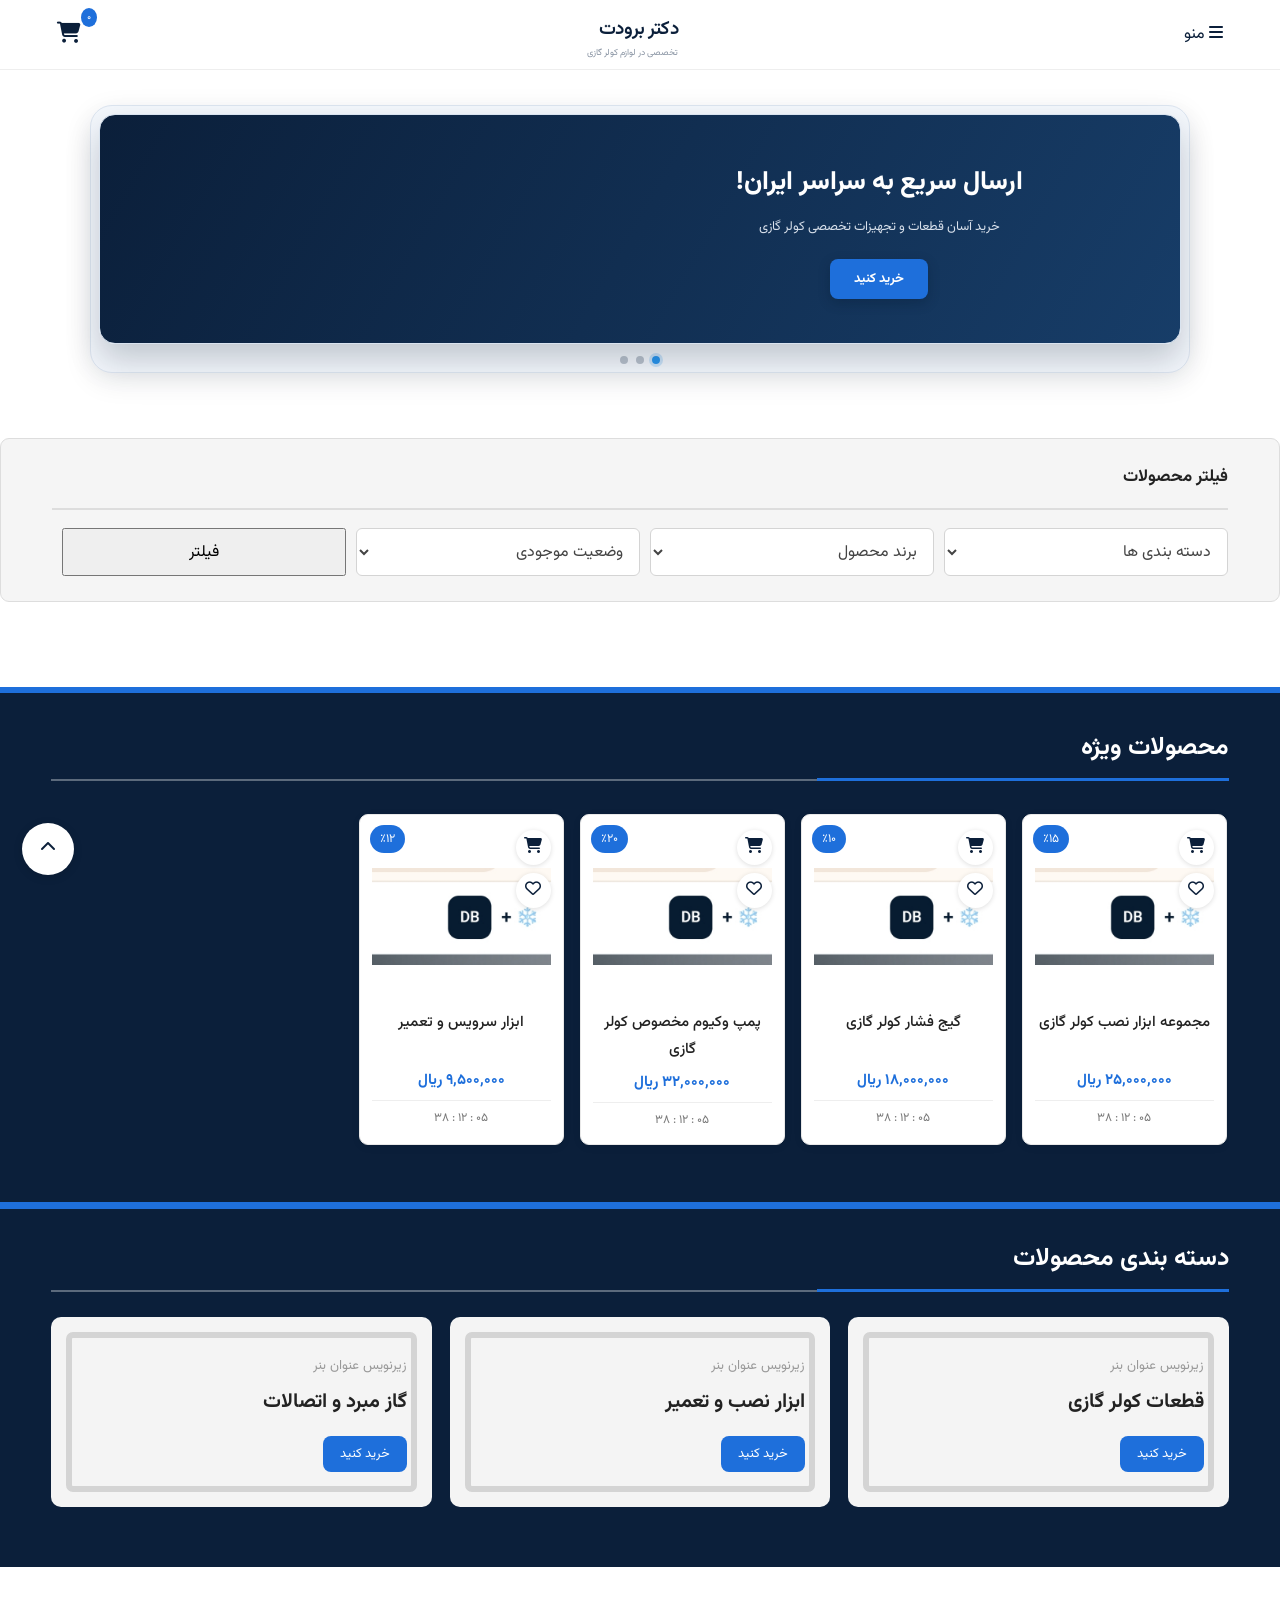
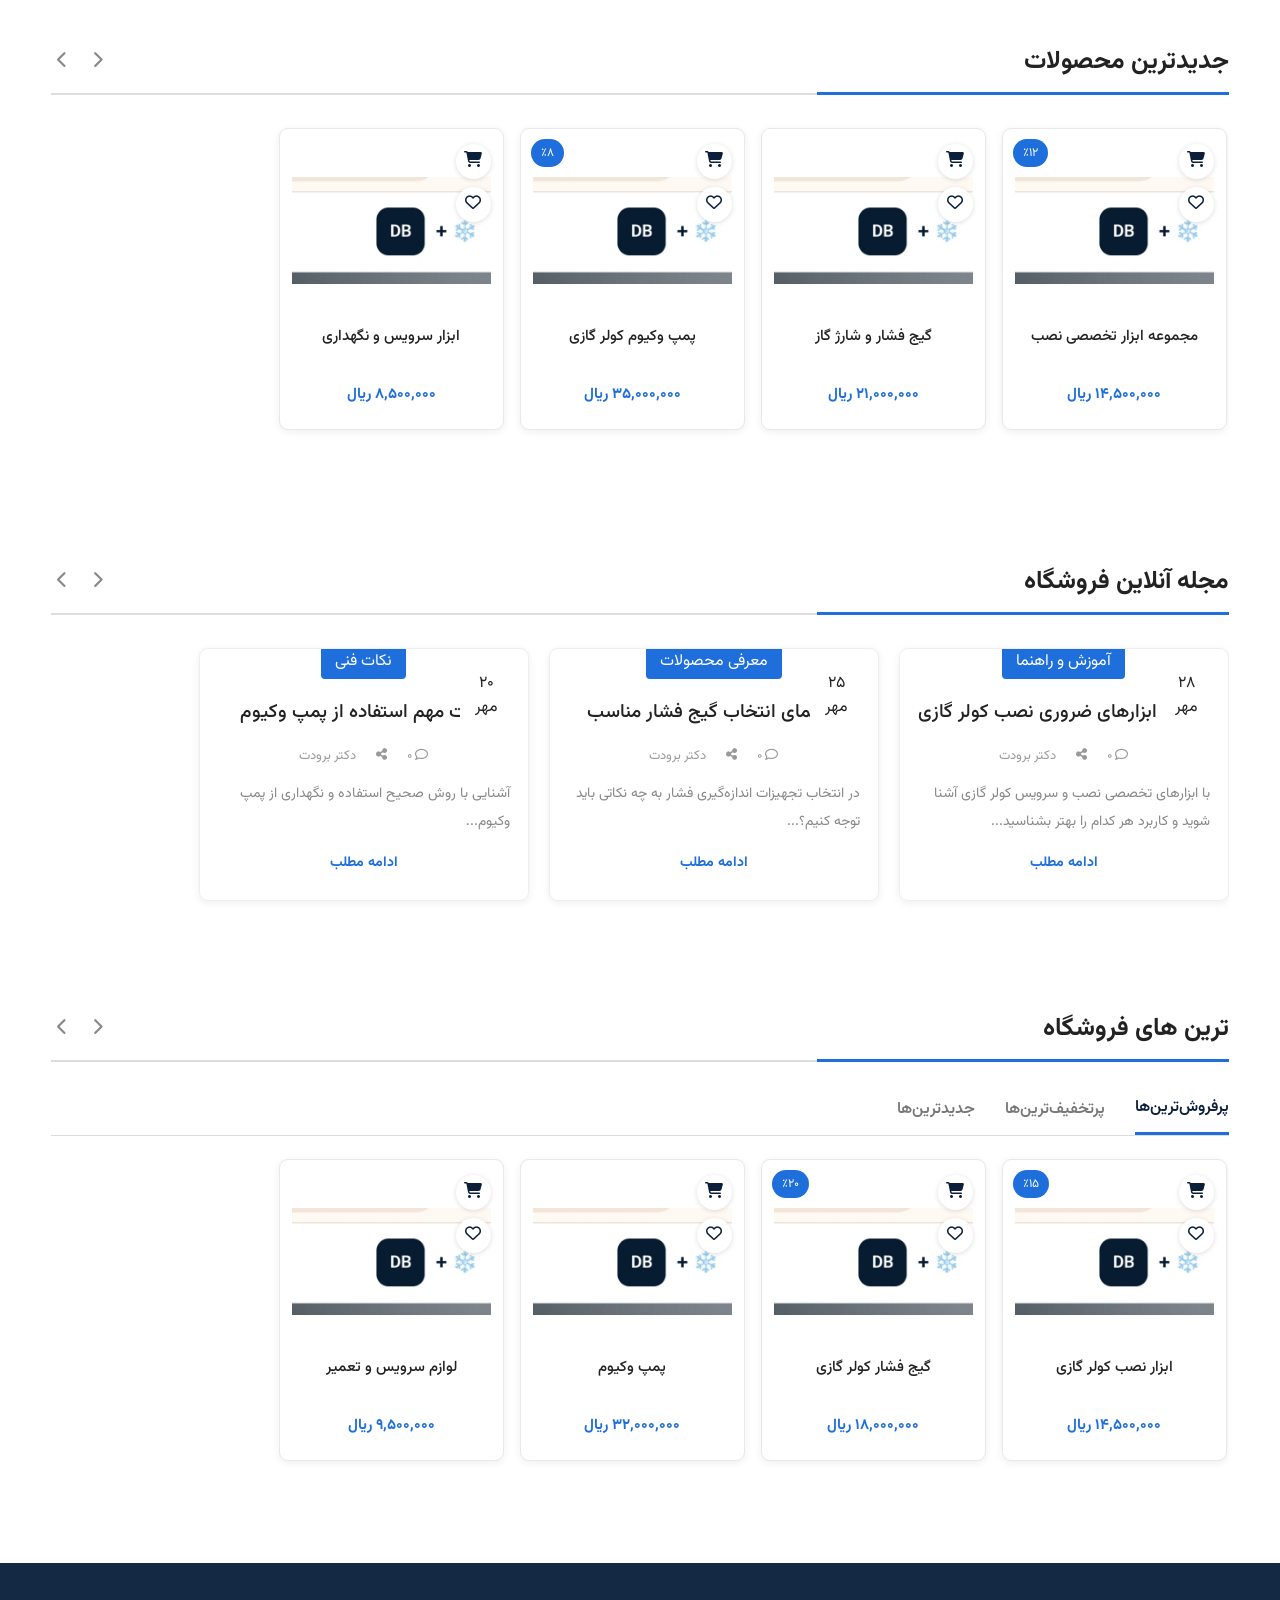
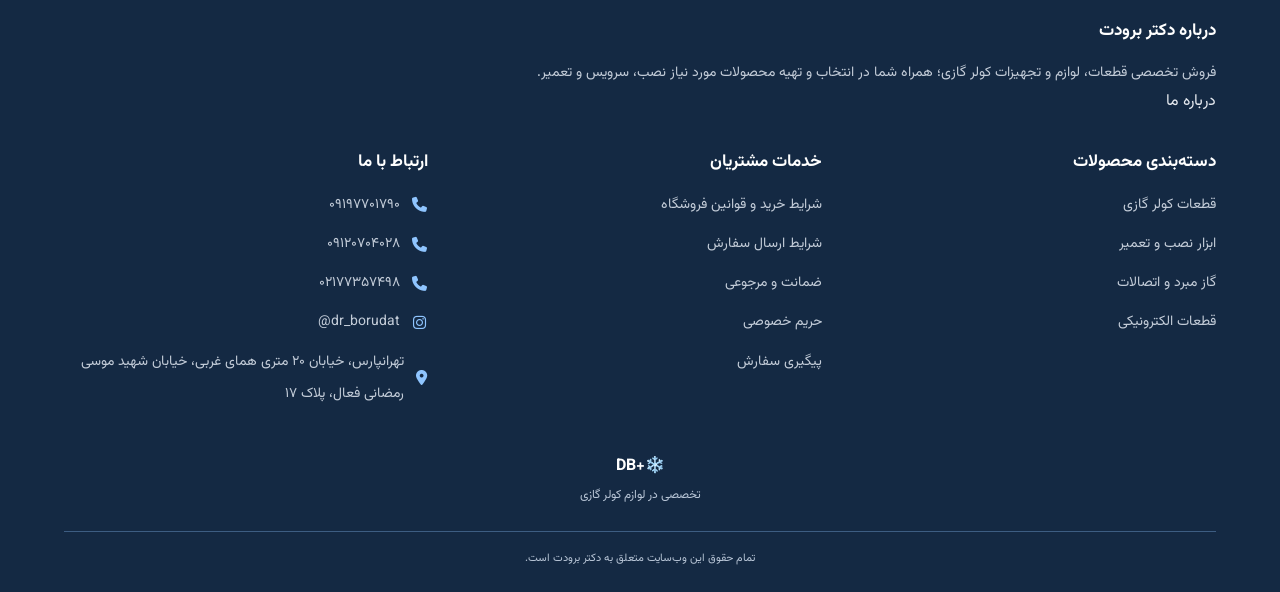
<file: index.html>
<!DOCTYPE html>
<html lang="fa" dir="rtl">
<head>
<meta charset="UTF-8">
<meta name="viewport" content="width=device-width, initial-scale=1">
<meta name="theme-color" content="#0B1F3A">
<link rel="manifest" href="/manifest.json">
<link rel="apple-touch-icon" href="/icons/icon-192.png">
<meta name="apple-mobile-web-app-capable" content="yes">
<meta name="apple-mobile-web-app-title" content="Dr Borudat">
<title>دکتر برودت | فروشگاه تخصصی قطعات کولر گازی</title>
<link rel="preconnect" href="https://fonts.googleapis.com">
<link href="https://fonts.googleapis.com/css2?family=Vazirmatn:wght@300;400;500;600;700;800&display=swap" rel="stylesheet">
<link rel="stylesheet" href="https://cdnjs.cloudflare.com/ajax/libs/font-awesome/6.5.2/css/all.min.css">
<link rel="stylesheet" href="style.css?v=7">
</head>
<body>

<header class="header">
  <button class="menu-btn" id="menuBtn"><i class="fa-solid fa-bars"></i> منو</button>
  <a href="#" class="logo"><span class="logo-caption"><span class="logo-name">دکتر برودت</span><small>تخصصی در لوازم کولر گازی</small></span></a>
  <button class="cart" type="button" onclick="document.getElementById('cartOverlay').classList.add('open');document.body.classList.add('cart-open')"><i class="fa-solid fa-cart-shopping"></i><span id="cartCount">۰</span></button>
</header>

<nav class="mobile-menu" id="mobileMenu">
  <button id="closeMenu"><i class="fa-solid fa-xmark"></i></button>
  <a href="#home">صفحه اصلی</a>
  <a href="#categories">دسته‌بندی محصولات</a>
  <a href="#latest">جدیدترین محصولات</a>
  <a href="#magazine">مجله فروشگاه</a>
  <a href="#bestsellers">پرفروش‌ترین‌ها</a>
  <a href="#footer">تماس با ما</a>
</nav>

<main>
<section class="hero-wrap" id="home">
  <div class="hero-slider">
    <div class="hero-track" id="heroTrack">
      <article class="hero-slide active">

        <div class="hero-copy">
          <h1>ارسال سریع به سراسر ایران!</h1>
          <p>خرید آسان قطعات و تجهیزات تخصصی کولر گازی</p>
          <a href="#latest" class="red-btn">خرید کنید</a>
        </div>
      </article>
      <article class="hero-slide">

        <div class="hero-copy">
          <h2>تجهیزات تخصصی نصب کولر گازی</h2>
          <p>ابزار حرفه‌ای، کیفیت مطمئن</p>
          <a href="#categories" class="red-btn">مشاهده محصولات</a>
        </div>
      </article>
      <article class="hero-slide">
<img src="images/hero-product.jpeg" alt="تجهیزات تخصصی کولر گازی" loading="eager">
        <div class="hero-copy">
          <h2>قطعات و لوازم کولر گازی</h2>
          <p>همه آنچه برای سرویس و تعمیر نیاز دارید</p>
          <a href="#categories" class="red-btn">خرید کنید</a>
        </div>
      </article>
    </div>
    <button class="hero-arrow prev" data-dir="-1"><i class="fa-solid fa-chevron-right"></i></button>
    <button class="hero-arrow next" data-dir="1"><i class="fa-solid fa-chevron-left"></i></button>
    <div class="hero-dots" id="heroDots"></div>
  </div>
</section>

<section class="filter-area">
  <h3>فیلتر محصولات</h3>
  <div class="filter-row">
    <select id="categoryFilter"><option value="">دسته بندی ها</option><option>قطعات کولر گازی</option><option>ابزار نصب</option><option>گاز مبرد</option><option>قطعات الکترونیکی</option></select>
    <select id="brandFilter"><option value="">برند محصول</option><option>عمومی</option><option>گری</option><option>ال جی</option><option>سامسونگ</option></select>
    <select id="stockFilter"><option value="">وضعیت موجودی</option><option value="yes">موجود</option><option value="no">ناموجود</option></select>
    <button class="filter-btn" id="filterBtn">فیلتر</button>
  </div>
</section>

<section class="featured">
  <div class="section-heading light-heading"><h2>محصولات ویژه</h2></div>
  <div class="product-track" id="featuredTrack">
    <article class="product-card"><div class="product-image"><img src="images/test-product.jpg" alt="تصویر آزمایشی محصول"></div><span class="discount">٪۱۵</span><div class="product-actions"><button class="add-cart"><i class="fa-solid fa-cart-shopping"></i></button><button class="favorite"><i class="fa-regular fa-heart"></i></button></div><h3>مجموعه ابزار نصب کولر گازی</h3><p class="price">۲۵,۰۰۰,۰۰۰ ریال</p><div class="timer">۰۵ : ۱۲ : ۳۸</div></article>
    <article class="product-card"><div class="product-image"><img src="images/test-product.jpg" alt="تصویر آزمایشی محصول"></div><span class="discount">٪۱۰</span><div class="product-actions"><button class="add-cart"><i class="fa-solid fa-cart-shopping"></i></button><button class="favorite"><i class="fa-regular fa-heart"></i></button></div><h3>گیج فشار کولر گازی</h3><p class="price">۱۸,۰۰۰,۰۰۰ ریال</p><div class="timer">۰۵ : ۱۲ : ۳۸</div></article>
    <article class="product-card"><div class="product-image"><img src="images/test-product.jpg" alt="تصویر آزمایشی محصول"></div><span class="discount">٪۲۰</span><div class="product-actions"><button class="add-cart"><i class="fa-solid fa-cart-shopping"></i></button><button class="favorite"><i class="fa-regular fa-heart"></i></button></div><h3>پمپ وکیوم مخصوص کولر گازی</h3><p class="price">۳۲,۰۰۰,۰۰۰ ریال</p><div class="timer">۰۵ : ۱۲ : ۳۸</div></article>
    <article class="product-card"><div class="product-image"><img src="images/test-product.jpg" alt="تصویر آزمایشی محصول"></div><span class="discount">٪۱۲</span><div class="product-actions"><button class="add-cart"><i class="fa-solid fa-cart-shopping"></i></button><button class="favorite"><i class="fa-regular fa-heart"></i></button></div><h3>ابزار سرویس و تعمیر</h3><p class="price">۹,۵۰۰,۰۰۰ ریال</p><div class="timer">۰۵ : ۱۲ : ۳۸</div></article>
  </div>
</section>

<section class="categories" id="categories">
  <div class="section-heading"><h2>دسته بندی محصولات</h2></div>
  <div class="category-grid">
    <a href="#latest" class="category-banner"><div><small>زیرنویس عنوان بنر</small><h3>قطعات کولر گازی</h3><span>خرید کنید</span></div></a>
    <a href="#latest" class="category-banner"><div><small>زیرنویس عنوان بنر</small><h3>ابزار نصب و تعمیر</h3><span>خرید کنید</span></div></a>
    <a href="#latest" class="category-banner"><div><small>زیرنویس عنوان بنر</small><h3>گاز مبرد و اتصالات</h3><span>خرید کنید</span></div></a>
  </div>
</section>

<section class="products-section" id="latest">
  <div class="section-heading"><h2>جدیدترین محصولات</h2><div class="section-arrows"><button data-scroll="latestTrack" data-dir="-1"><i class="fa-solid fa-chevron-right"></i></button><button data-scroll="latestTrack" data-dir="1"><i class="fa-solid fa-chevron-left"></i></button></div></div>
  <div class="product-track light-track" id="latestTrack">
    <article class="product-card"><div class="product-image"><img src="images/test-product.jpg" alt="تصویر آزمایشی محصول"></div><span class="discount">٪۱۲</span><div class="product-actions"><button class="add-cart"><i class="fa-solid fa-cart-shopping"></i></button><button class="favorite"><i class="fa-regular fa-heart"></i></button></div><h3>مجموعه ابزار تخصصی نصب</h3><p class="price">۱۴,۵۰۰,۰۰۰ ریال</p></article>
    <article class="product-card"><div class="product-image"><img src="images/test-product.jpg" alt="تصویر آزمایشی محصول"></div><div class="product-actions"><button class="add-cart"><i class="fa-solid fa-cart-shopping"></i></button><button class="favorite"><i class="fa-regular fa-heart"></i></button></div><h3>گیج فشار و شارژ گاز</h3><p class="price">۲۱,۰۰۰,۰۰۰ ریال</p></article>
    <article class="product-card"><div class="product-image"><img src="images/test-product.jpg" alt="تصویر آزمایشی محصول"></div><span class="discount">٪۸</span><div class="product-actions"><button class="add-cart"><i class="fa-solid fa-cart-shopping"></i></button><button class="favorite"><i class="fa-regular fa-heart"></i></button></div><h3>پمپ وکیوم کولر گازی</h3><p class="price">۳۵,۰۰۰,۰۰۰ ریال</p></article>
    <article class="product-card"><div class="product-image"><img src="images/test-product.jpg" alt="تصویر آزمایشی محصول"></div><div class="product-actions"><button class="add-cart"><i class="fa-solid fa-cart-shopping"></i></button><button class="favorite"><i class="fa-regular fa-heart"></i></button></div><h3>ابزار سرویس و نگهداری</h3><p class="price">۸,۵۰۰,۰۰۰ ریال</p></article>
  </div>
</section>

<section class="magazine" id="magazine">
  <div class="section-heading"><h2>مجله آنلاین فروشگاه</h2><div class="section-arrows"><button data-scroll="blogTrack" data-dir="-1"><i class="fa-solid fa-chevron-right"></i></button><button data-scroll="blogTrack" data-dir="1"><i class="fa-solid fa-chevron-left"></i></button></div></div>
  <div class="blog-track" id="blogTrack">
    <article class="blog-card"><span class="date">۲۸<br>مهر</span><label>آموزش و راهنما</label><h3>معرفی ابزارهای ضروری نصب کولر گازی</h3><div class="blog-meta"><span><i class="fa-regular fa-comment"></i> ۰</span><span><i class="fa-solid fa-share-nodes"></i></span><span>دکتر برودت</span></div><p>با ابزارهای تخصصی نصب و سرویس کولر گازی آشنا شوید و کاربرد هر کدام را بهتر بشناسید...</p><a href="#">ادامه مطلب</a></article>
    <article class="blog-card"><span class="date">۲۵<br>مهر</span><label>معرفی محصولات</label><h3>راهنمای انتخاب گیج فشار مناسب</h3><div class="blog-meta"><span><i class="fa-regular fa-comment"></i> ۰</span><span><i class="fa-solid fa-share-nodes"></i></span><span>دکتر برودت</span></div><p>در انتخاب تجهیزات اندازه‌گیری فشار به چه نکاتی باید توجه کنیم؟...</p><a href="#">ادامه مطلب</a></article>
    <article class="blog-card"><span class="date">۲۰<br>مهر</span><label>نکات فنی</label><h3>نکات مهم استفاده از پمپ وکیوم</h3><div class="blog-meta"><span><i class="fa-regular fa-comment"></i> ۰</span><span><i class="fa-solid fa-share-nodes"></i></span><span>دکتر برودت</span></div><p>آشنایی با روش صحیح استفاده و نگهداری از پمپ وکیوم...</p><a href="#">ادامه مطلب</a></article>
  </div>
</section>

<section class="products-section bestsellers" id="bestsellers">
  <div class="section-heading"><h2>ترین های فروشگاه</h2><div class="section-arrows"><button data-scroll="bestTrack" data-dir="-1"><i class="fa-solid fa-chevron-right"></i></button><button data-scroll="bestTrack" data-dir="1"><i class="fa-solid fa-chevron-left"></i></button></div></div>
  <div class="tabs"><button class="active" data-tab="popular">پرفروش‌ترین‌ها</button><button data-tab="discounted">پرتخفیف‌ترین‌ها</button><button data-tab="newest">جدیدترین‌ها</button></div>
  <div class="product-track light-track" id="bestTrack">
    <article class="product-card"><div class="product-image"><img src="images/test-product.jpg" alt="تصویر آزمایشی محصول"></div><span class="discount">٪۱۵</span><div class="product-actions"><button class="add-cart"><i class="fa-solid fa-cart-shopping"></i></button><button class="favorite"><i class="fa-regular fa-heart"></i></button></div><h3>ابزار نصب کولر گازی</h3><p class="price">۱۴,۵۰۰,۰۰۰ ریال</p></article>
    <article class="product-card"><div class="product-image"><img src="images/test-product.jpg" alt="تصویر آزمایشی محصول"></div><span class="discount">٪۲۰</span><div class="product-actions"><button class="add-cart"><i class="fa-solid fa-cart-shopping"></i></button><button class="favorite"><i class="fa-regular fa-heart"></i></button></div><h3>گیج فشار کولر گازی</h3><p class="price">۱۸,۰۰۰,۰۰۰ ریال</p></article>
    <article class="product-card"><div class="product-image"><img src="images/test-product.jpg" alt="تصویر آزمایشی محصول"></div><div class="product-actions"><button class="add-cart"><i class="fa-solid fa-cart-shopping"></i></button><button class="favorite"><i class="fa-regular fa-heart"></i></button></div><h3>پمپ وکیوم</h3><p class="price">۳۲,۰۰۰,۰۰۰ ریال</p></article>
    <article class="product-card"><div class="product-image"><img src="images/test-product.jpg" alt="تصویر آزمایشی محصول"></div><div class="product-actions"><button class="add-cart"><i class="fa-solid fa-cart-shopping"></i></button><button class="favorite"><i class="fa-regular fa-heart"></i></button></div><h3>لوازم سرویس و تعمیر</h3><p class="price">۹,۵۰۰,۰۰۰ ریال</p></article>
  </div>
</section>
</main>

<footer id="footer">
  <div class="footer-about">
    <h3>درباره دکتر برودت</h3>
    <p>فروش تخصصی قطعات، لوازم و تجهیزات کولر گازی؛ همراه شما در انتخاب و تهیه محصولات مورد نیاز نصب، سرویس و تعمیر.</p>
    <a href="/about.html">درباره ما</a>
  </div>

  <div class="footer-grid">
    <div>
      <h3>دسته‌بندی محصولات</h3>
      <a href="#categories">قطعات کولر گازی</a>
      <a href="#categories">ابزار نصب و تعمیر</a>
      <a href="#categories">گاز مبرد و اتصالات</a>
      <a href="#categories">قطعات الکترونیکی</a>
    </div>
    <div>
      <h3>خدمات مشتریان</h3>
      <a href="/terms.html">شرایط خرید و قوانین فروشگاه</a>
      <a href="/shipping.html">شرایط ارسال سفارش</a>
      <a href="/returns.html">ضمانت و مرجوعی</a>
      <a href="/privacy.html">حریم خصوصی</a>
      <a href="#">پیگیری سفارش</a>
    </div>
    <div class="footer-contact">
      <h3>ارتباط با ما</h3>
      <a href="tel:09197701790"><i class="fa-solid fa-phone"></i><span>۰۹۱۹۷۷۰۱۷۹۰</span></a>
      <a href="tel:09120704028"><i class="fa-solid fa-phone"></i><span>۰۹۱۲۰۷۰۴۰۲۸</span></a>
      <a href="tel:02177357498"><i class="fa-solid fa-phone"></i><span>۰۲۱۷۷۳۵۷۴۹۸</span></a>
      <a href="https://instagram.com/dr_borudat" target="_blank" rel="noopener"><i class="fa-brands fa-instagram"></i><span dir="ltr">@dr_borudat</span></a>
      <a href="https://www.google.com/maps/search/?api=1&query=استان+تهران+تهرانپارس+خیابان+۲۰+متری+همای+غربی+خیابان+شهید+موسی+رمضانی+فعال+پلاک+۱۷" target="_blank" rel="noopener"><i class="fa-solid fa-location-dot"></i><span>تهرانپارس، خیابان ۲۰ متری همای غربی، خیابان شهید موسی رمضانی فعال، پلاک ۱۷</span></a>
    </div>
  </div>

  <div class="trust">
    <span class="snow">❄</span>
    <b dir="ltr">DB+❄️</b>
    <p>تخصصی در لوازم کولر گازی</p>
  </div>
  <div class="copyright">تمام حقوق این وب‌سایت متعلق به دکتر برودت است.</div>
</footer>


<div class="cart-overlay" id="cartOverlay">
  <section class="cart-drawer" role="dialog" aria-modal="true">
    <div class="cart-head">
      <h2>سبد خرید شما</h2>
      <button type="button" id="closeCart" aria-label="بستن" onclick="document.getElementById('cartOverlay').classList.remove('open');document.body.classList.remove('cart-open')">×</button>
    </div>
    <div class="cart-items" id="cartItems"></div>
    <div class="cart-empty" id="cartEmpty">سبد خرید شما خالی است.</div>
    <div class="cart-footer" id="cartFooter">
      <div class="cart-total"><span>مبلغ کل</span><strong id="cartTotal">۰ ریال</strong></div>
      <button type="button" id="checkoutBtn">ادامه ثبت سفارش</button>
    </div>
  </section>
</div>


<div class="checkout-overlay" id="checkoutOverlay">
  <section class="checkout-panel" role="dialog" aria-modal="true" aria-labelledby="checkoutTitle">
    <div class="checkout-head">
      <h2 id="checkoutTitle">ثبت اطلاعات سفارش</h2>
      <button type="button" id="closeCheckout" aria-label="بستن">×</button>
    </div>
    <div class="checkout-summary">
      <h3>خلاصه سفارش</h3>
      <div id="checkoutItems"></div>
      <div class="checkout-final-total"><span>مبلغ نهایی</span><strong id="checkoutTotal">۰ ریال</strong></div>
    </div>
    <form id="checkoutForm">
      <label>نام و نام خانوادگی
        <input name="fullName" type="text" autocomplete="name" required maxlength="100" placeholder="نام کامل خریدار">
      </label>
      <label>شماره موبایل
        <input name="mobile" type="tel" inputmode="numeric" autocomplete="tel" required maxlength="11" placeholder="مثلاً 09123456789">
      </label>
      <div class="checkout-fields">
        <label>استان
          <input name="province" type="text" required maxlength="50" placeholder="استان">
        </label>
        <label>شهر
          <input name="city" type="text" required maxlength="50" placeholder="شهر">
        </label>
      </div>
      <label>آدرس کامل
        <textarea name="address" required rows="3" maxlength="500" autocomplete="street-address" placeholder="خیابان، کوچه، پلاک، واحد و ..."></textarea>
      </label>
      <label>کد پستی ۱۰ رقمی
        <input name="postalCode" type="text" inputmode="numeric" required maxlength="10" placeholder="کد پستی">
      </label>
      <label>توضیحات سفارش (اختیاری)
        <textarea name="notes" rows="2" maxlength="500" placeholder="توضیحات تکمیلی"></textarea>
      </label>
      <button type="submit" class="checkout-submit">تأیید و ارسال سفارش در واتساپ</button>
      <p class="checkout-note">با تأیید سفارش، جزئیات آن برای فروشگاه دکتر برودت در واتساپ ارسال می‌شود.</p>
    </form>
  </section>
</div>

<nav class="bottom-nav">
  <a href="#"><i class="fa-regular fa-user"></i><small>حساب کاربری من</small></a>
  <a href="#"><i class="fa-solid fa-cart-shopping"></i><small>سبد خرید</small></a>
  <a href="#"><i class="fa-regular fa-heart"></i><small>علاقه‌مندی</small></a>
  <a href="#home"><i class="fa-solid fa-store"></i><small>فروشگاه</small></a>
</nav>
<button class="back-top" id="backTop"><i class="fa-solid fa-chevron-up"></i></button>
<script src="script.js?v=10"></script>
<script>
if ("serviceWorker" in navigator) {
  window.addEventListener("load", () => {
    navigator.serviceWorker.register("/service-worker.js")
      .catch(error => console.error("PWA:", error));
  });
}
</script>
</body>
</html>
</file>
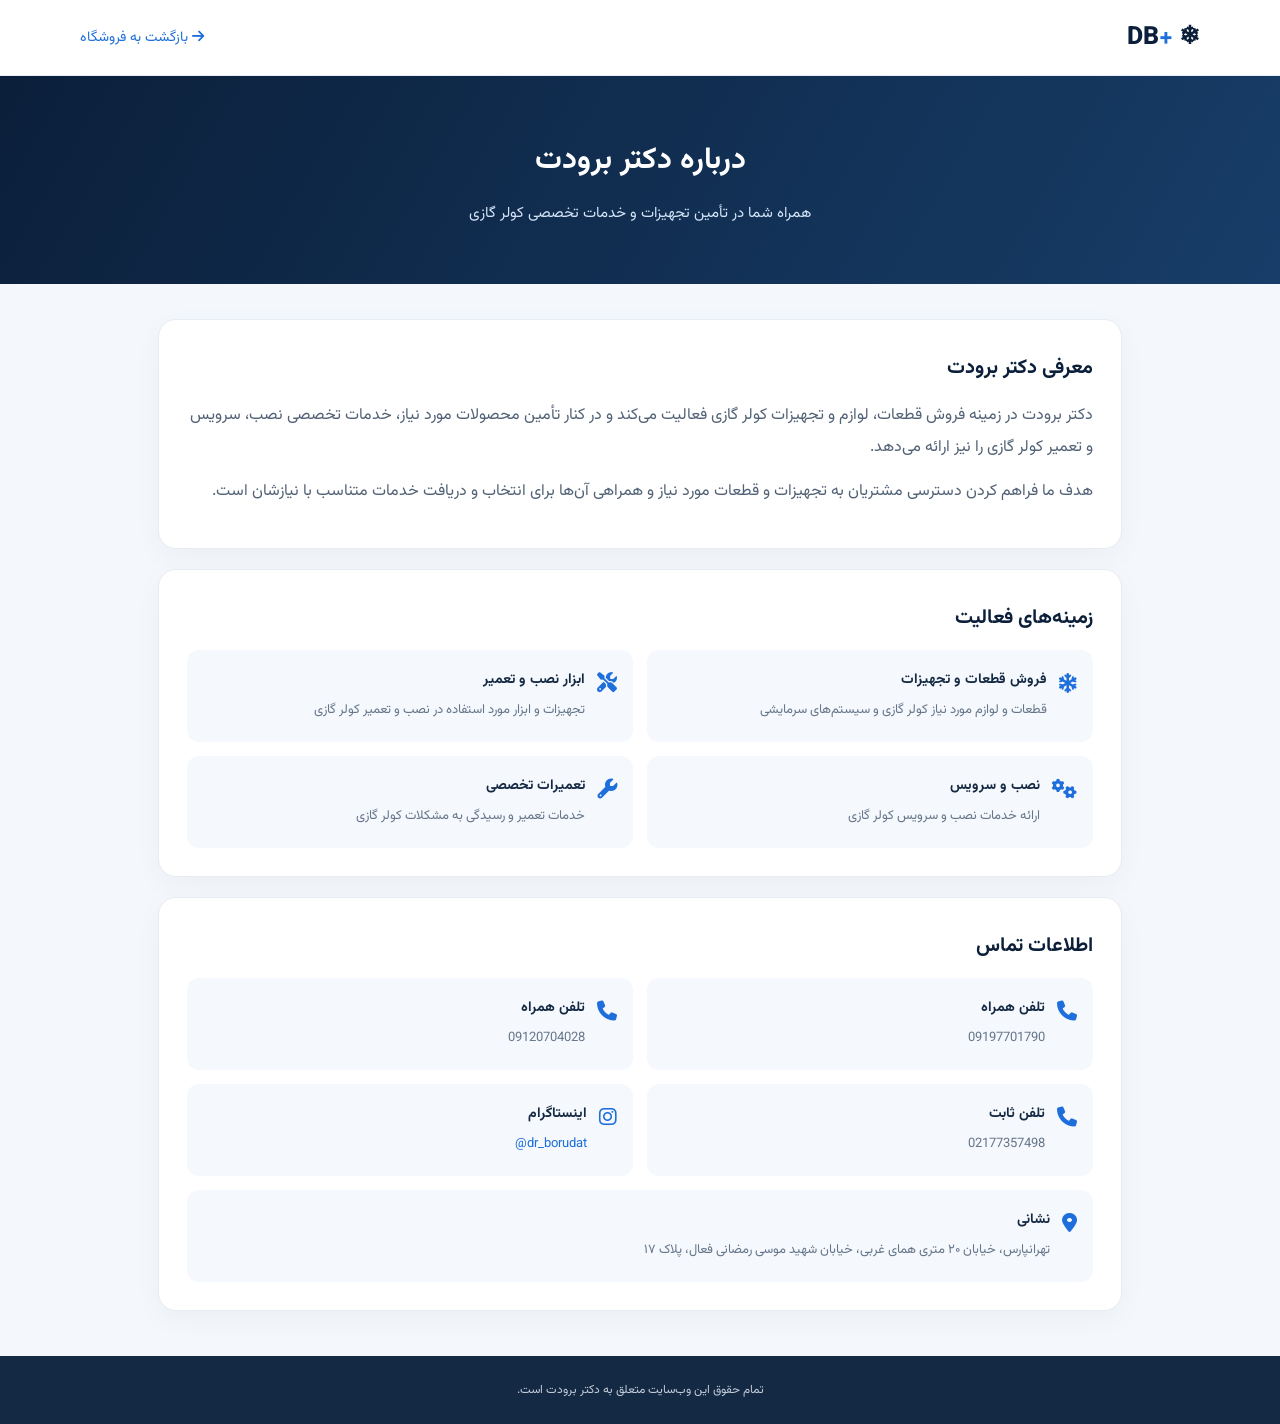
<file: about.html>
<!DOCTYPE html>
<html lang="fa" dir="rtl">
<head>
<meta charset="UTF-8">
<meta name="viewport" content="width=device-width, initial-scale=1">
<meta name="theme-color" content="#0B1F3A">
<title>درباره ما | دکتر برودت</title>
<meta name="description" content="آشنایی با دکتر برودت؛ فروش قطعات و تجهیزات کولر گازی و ارائه خدمات نصب، سرویس و تعمیر.">
<link rel="stylesheet" href="https://fonts.googleapis.com/css2?family=Vazirmatn:wght@300;400;500;600;700;800&display=swap">
<link rel="stylesheet" href="https://cdnjs.cloudflare.com/ajax/libs/font-awesome/6.5.2/css/all.min.css">
<style>
*{box-sizing:border-box}
body{margin:0;font-family:Vazirmatn,Tahoma,sans-serif;background:#f4f7fb;color:#172b43;line-height:2}
a{text-decoration:none;color:inherit}
.header{height:76px;background:#fff;border-bottom:1px solid #e7edf4;display:flex;align-items:center;padding:0 max(5%,calc((100% - 1120px)/2));justify-content:space-between}
.logo{font-size:25px;font-weight:800;color:#0b1f3a;direction:ltr}
.logo span{color:#1e6fdb}
.header a.back{font-size:14px;color:#1e6fdb}
.hero{background:linear-gradient(120deg,#0b1f3a,#173d68);color:white;padding:55px 20px;text-align:center}
.hero h1{font-size:30px;margin:0 0 8px}
.hero p{margin:0;color:#d5e5f8;font-size:15px}
.container{max-width:1000px;margin:35px auto;padding:0 18px}
.panel{background:white;border:1px solid #e7edf4;border-radius:18px;padding:28px;margin-bottom:20px;box-shadow:0 8px 28px #1022380a}
h2{font-size:20px;color:#0b1f3a;margin:0 0 12px}
p{margin:0 0 12px;color:#526276}
.cards{display:grid;grid-template-columns:repeat(2,minmax(0,1fr));gap:14px}
.item{background:#f5f8fc;border-radius:12px;padding:16px;display:flex;gap:12px;align-items:flex-start}
.item i{color:#1e6fdb;font-size:20px;margin-top:7px}
.item strong{display:block;color:#142943;font-size:14px}
.item span{font-size:13px;color:#65758a;overflow-wrap:anywhere}
.contact a{color:#1e6fdb}
footer{background:#142943;color:#c3ccd8;text-align:center;padding:22px 12px;font-size:12px;margin-top:45px}
@media(max-width:600px){.hero{padding:40px 16px}.hero h1{font-size:24px}.panel{padding:20px}.cards{grid-template-columns:1fr}.header{padding:0 18px}}
</style>
</head>
<body>
<header class="header">
<a class="logo" href="/">DB<span>+</span> ❄</a>
<a class="back" href="/"><i class="fa-solid fa-arrow-right"></i> بازگشت به فروشگاه</a>
</header>
<section class="hero">
<h1>درباره دکتر برودت</h1>
<p>همراه شما در تأمین تجهیزات و خدمات تخصصی کولر گازی</p>
</section>
<main class="container">
<section class="panel">
<h2>معرفی دکتر برودت</h2>
<p>دکتر برودت در زمینه فروش قطعات، لوازم و تجهیزات کولر گازی فعالیت می‌کند و در کنار تأمین محصولات مورد نیاز، خدمات تخصصی نصب، سرویس و تعمیر کولر گازی را نیز ارائه می‌دهد.</p>
<p>هدف ما فراهم کردن دسترسی مشتریان به تجهیزات و قطعات مورد نیاز و همراهی آن‌ها برای انتخاب و دریافت خدمات متناسب با نیازشان است.</p>
</section>
<section class="panel">
<h2>زمینه‌های فعالیت</h2>
<div class="cards">
<div class="item"><i class="fa-solid fa-snowflake"></i><div><strong>فروش قطعات و تجهیزات</strong><span>قطعات و لوازم مورد نیاز کولر گازی و سیستم‌های سرمایشی</span></div></div>
<div class="item"><i class="fa-solid fa-screwdriver-wrench"></i><div><strong>ابزار نصب و تعمیر</strong><span>تجهیزات و ابزار مورد استفاده در نصب و تعمیر کولر گازی</span></div></div>
<div class="item"><i class="fa-solid fa-gears"></i><div><strong>نصب و سرویس</strong><span>ارائه خدمات نصب و سرویس کولر گازی</span></div></div>
<div class="item"><i class="fa-solid fa-wrench"></i><div><strong>تعمیرات تخصصی</strong><span>خدمات تعمیر و رسیدگی به مشکلات کولر گازی</span></div></div>
</div>
</section>
<section class="panel contact">
<h2>اطلاعات تماس</h2>
<div class="cards">
<div class="item"><i class="fa-solid fa-phone"></i><div><strong>تلفن همراه</strong><span dir="ltr">09197701790</span></div></div>
<div class="item"><i class="fa-solid fa-phone"></i><div><strong>تلفن همراه</strong><span dir="ltr">09120704028</span></div></div>
<div class="item"><i class="fa-solid fa-phone"></i><div><strong>تلفن ثابت</strong><span dir="ltr">02177357498</span></div></div>
<div class="item"><i class="fa-brands fa-instagram"></i><div><strong>اینستاگرام</strong><span dir="ltr"><a href="https://instagram.com/dr_borudat" target="_blank" rel="noopener">@dr_borudat</a></span></div></div>
<div class="item" style="grid-column:1/-1"><i class="fa-solid fa-location-dot"></i><div><strong>نشانی</strong><span>تهرانپارس، خیابان ۲۰ متری همای غربی، خیابان شهید موسی رمضانی فعال، پلاک ۱۷</span></div></div>
</div>
</section>
</main>
<footer>تمام حقوق این وب‌سایت متعلق به دکتر برودت است.</footer>
</body>
</html>
</file>
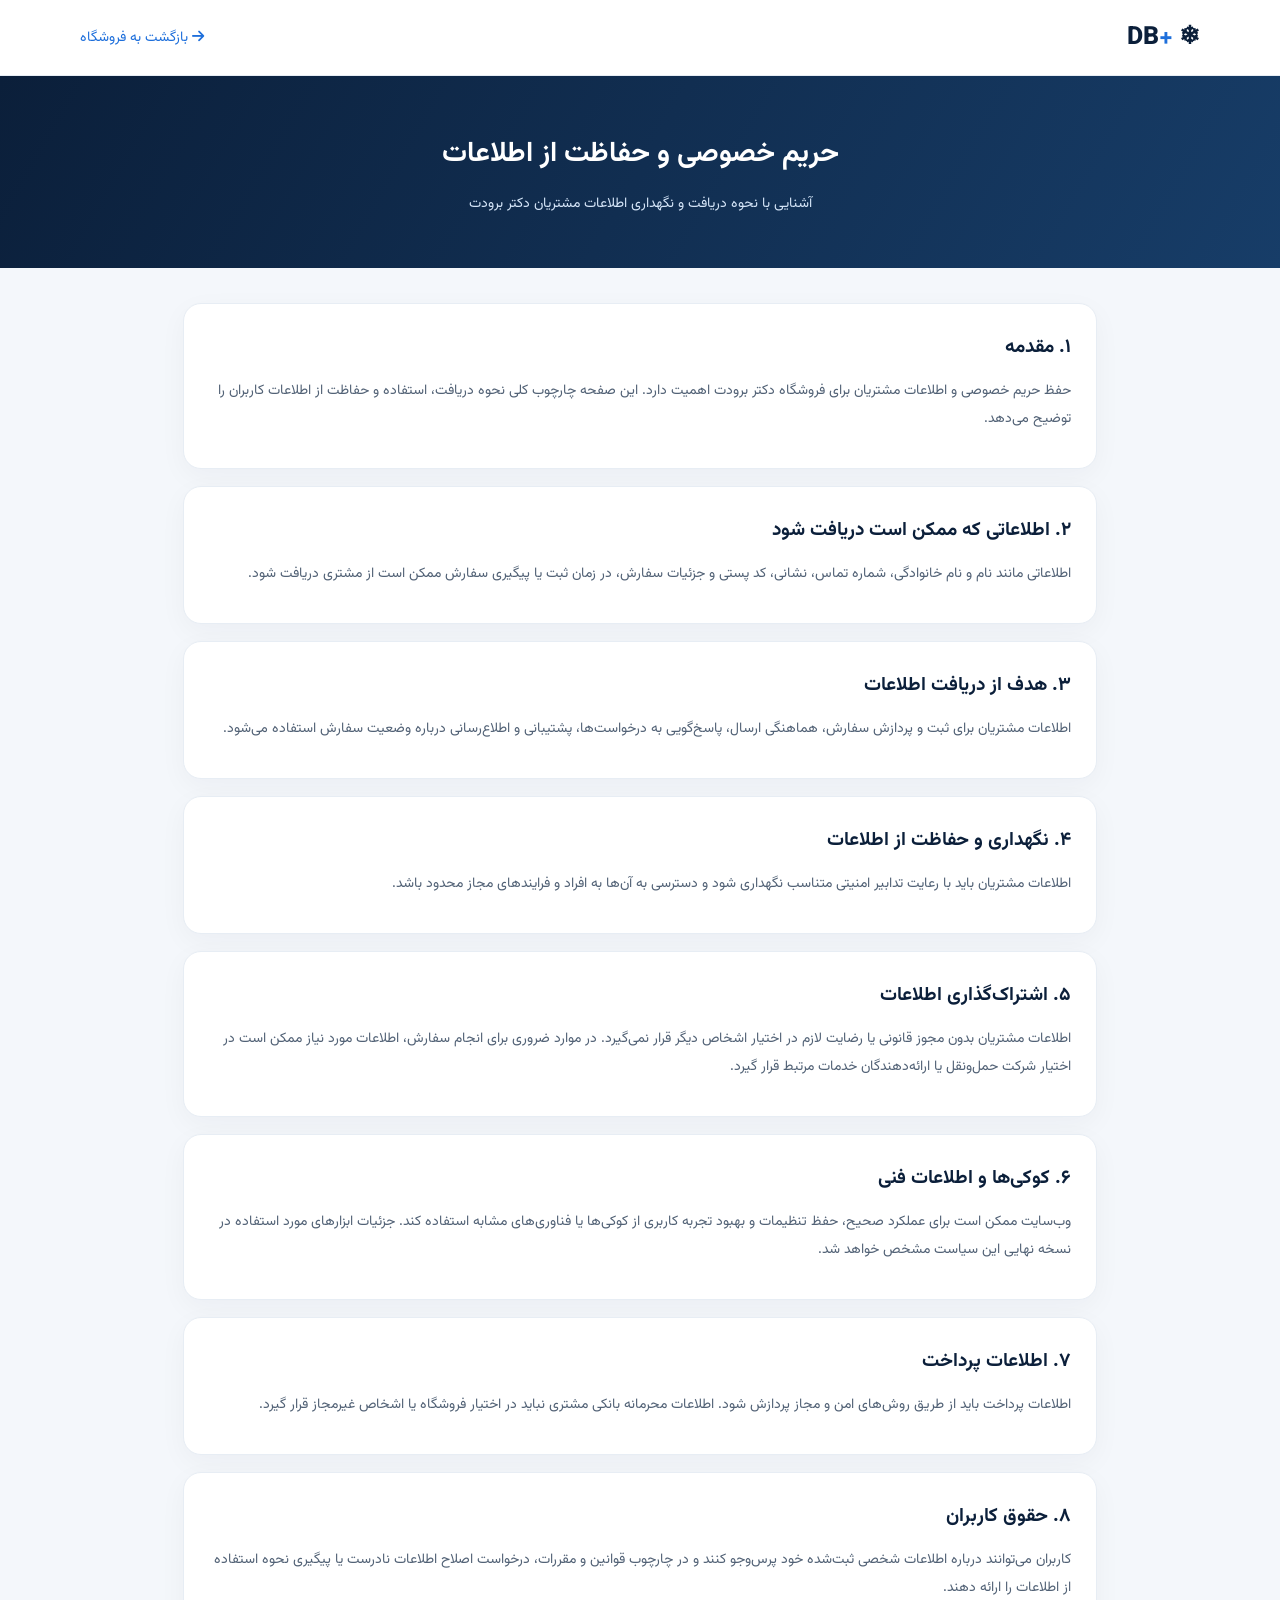
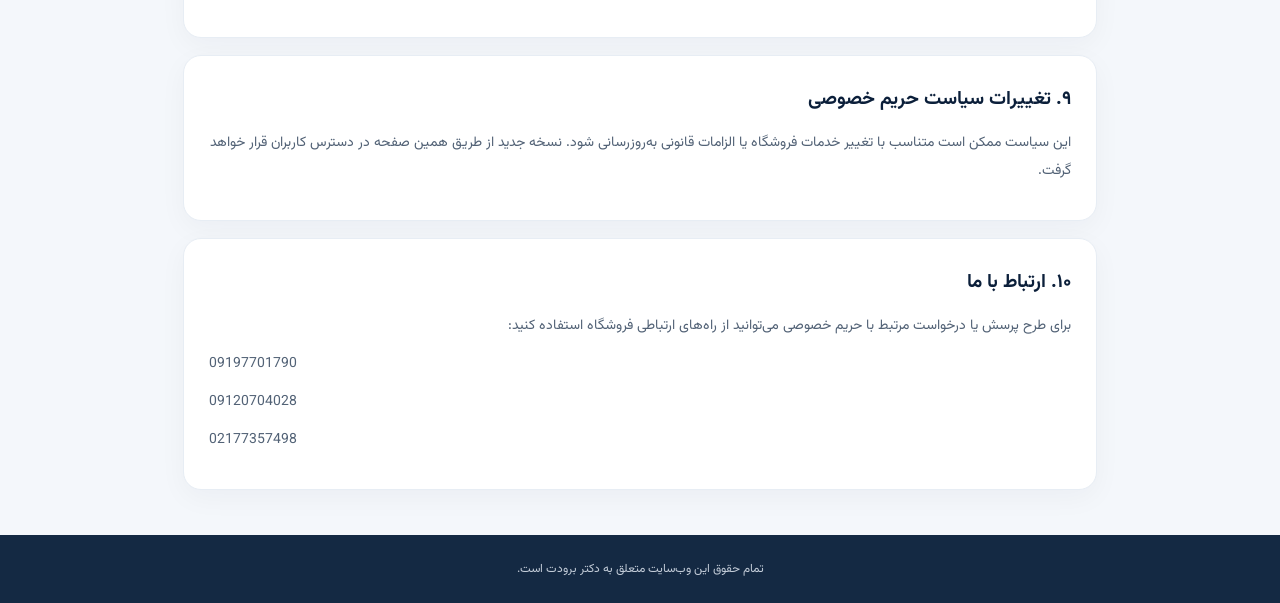
<file: privacy.html>
<!DOCTYPE html>
<html lang="fa" dir="rtl">
<head>
<meta charset="UTF-8">
<meta name="viewport" content="width=device-width, initial-scale=1">
<meta name="theme-color" content="#0B1F3A">
<title>حریم خصوصی | دکتر برودت</title>
<meta name="description" content="اطلاع از نحوه دریافت، استفاده و حفاظت از اطلاعات مشتریان فروشگاه دکتر برودت.">
<link rel="stylesheet" href="https://fonts.googleapis.com/css2?family=Vazirmatn:wght@300;400;500;600;700;800&display=swap">
<link rel="stylesheet" href="https://cdnjs.cloudflare.com/ajax/libs/font-awesome/6.5.2/css/all.min.css">
<style>
*{box-sizing:border-box}
body{margin:0;font-family:Vazirmatn,Tahoma,sans-serif;background:#f4f7fb;color:#172b43;line-height:2}
a{text-decoration:none;color:inherit}
.header{height:76px;background:#fff;border-bottom:1px solid #e7edf4;display:flex;align-items:center;padding:0 max(5%,calc((100% - 1120px)/2));justify-content:space-between}
.logo{font-size:25px;font-weight:800;color:#0b1f3a;direction:ltr}
.logo span{color:#1e6fdb}
.header a.back{font-size:14px;color:#1e6fdb}
.hero{background:linear-gradient(120deg,#0b1f3a,#173d68);color:white;padding:50px 20px;text-align:center}
.hero h1{font-size:28px;margin:0 0 8px}
.hero p{margin:0;color:#d5e5f8;font-size:14px}
.container{max-width:950px;margin:35px auto;padding:0 18px}
.panel{background:white;border:1px solid #e7edf4;border-radius:18px;padding:25px;margin-bottom:17px;box-shadow:0 8px 28px #1022380a}
h2{font-size:19px;color:#0b1f3a;margin:0 0 10px}
p{margin:0 0 10px;color:#526276;font-size:14px}
footer{background:#142943;color:#c3ccd8;text-align:center;padding:22px 12px;font-size:12px;margin-top:45px}
@media(max-width:600px){.hero{padding:38px 16px}.hero h1{font-size:23px}.panel{padding:19px}.header{padding:0 18px}}
</style>
</head>
<body>
<header class="header">
<a class="logo" href="/">DB<span>+</span> ❄</a>
<a class="back" href="/"><i class="fa-solid fa-arrow-right"></i> بازگشت به فروشگاه</a>
</header>
<section class="hero">
<h1>حریم خصوصی و حفاظت از اطلاعات</h1>
<p>آشنایی با نحوه دریافت و نگهداری اطلاعات مشتریان دکتر برودت</p>
</section>
<main class="container">
<section class="panel">
<h2>۱. مقدمه</h2>
<p>حفظ حریم خصوصی و اطلاعات مشتریان برای فروشگاه دکتر برودت اهمیت دارد. این صفحه چارچوب کلی نحوه دریافت، استفاده و حفاظت از اطلاعات کاربران را توضیح می‌دهد.</p>
</section>
<section class="panel">
<h2>۲. اطلاعاتی که ممکن است دریافت شود</h2>
<p>اطلاعاتی مانند نام و نام خانوادگی، شماره تماس، نشانی، کد پستی و جزئیات سفارش، در زمان ثبت یا پیگیری سفارش ممکن است از مشتری دریافت شود.</p>
</section>
<section class="panel">
<h2>۳. هدف از دریافت اطلاعات</h2>
<p>اطلاعات مشتریان برای ثبت و پردازش سفارش، هماهنگی ارسال، پاسخ‌گویی به درخواست‌ها، پشتیبانی و اطلاع‌رسانی درباره وضعیت سفارش استفاده می‌شود.</p>
</section>
<section class="panel">
<h2>۴. نگهداری و حفاظت از اطلاعات</h2>
<p>اطلاعات مشتریان باید با رعایت تدابیر امنیتی متناسب نگهداری شود و دسترسی به آن‌ها به افراد و فرایندهای مجاز محدود باشد.</p>
</section>
<section class="panel">
<h2>۵. اشتراک‌گذاری اطلاعات</h2>
<p>اطلاعات مشتریان بدون مجوز قانونی یا رضایت لازم در اختیار اشخاص دیگر قرار نمی‌گیرد. در موارد ضروری برای انجام سفارش، اطلاعات مورد نیاز ممکن است در اختیار شرکت حمل‌ونقل یا ارائه‌دهندگان خدمات مرتبط قرار گیرد.</p>
</section>
<section class="panel">
<h2>۶. کوکی‌ها و اطلاعات فنی</h2>
<p>وب‌سایت ممکن است برای عملکرد صحیح، حفظ تنظیمات و بهبود تجربه کاربری از کوکی‌ها یا فناوری‌های مشابه استفاده کند. جزئیات ابزارهای مورد استفاده در نسخه نهایی این سیاست مشخص خواهد شد.</p>
</section>
<section class="panel">
<h2>۷. اطلاعات پرداخت</h2>
<p>اطلاعات پرداخت باید از طریق روش‌های امن و مجاز پردازش شود. اطلاعات محرمانه بانکی مشتری نباید در اختیار فروشگاه یا اشخاص غیرمجاز قرار گیرد.</p>
</section>
<section class="panel">
<h2>۸. حقوق کاربران</h2>
<p>کاربران می‌توانند درباره اطلاعات شخصی ثبت‌شده خود پرس‌وجو کنند و در چارچوب قوانین و مقررات، درخواست اصلاح اطلاعات نادرست یا پیگیری نحوه استفاده از اطلاعات را ارائه دهند.</p>
</section>
<section class="panel">
<h2>۹. تغییرات سیاست حریم خصوصی</h2>
<p>این سیاست ممکن است متناسب با تغییر خدمات فروشگاه یا الزامات قانونی به‌روزرسانی شود. نسخه جدید از طریق همین صفحه در دسترس کاربران قرار خواهد گرفت.</p>
</section>
<section class="panel">
<h2>۱۰. ارتباط با ما</h2>
<p>برای طرح پرسش یا درخواست مرتبط با حریم خصوصی می‌توانید از راه‌های ارتباطی فروشگاه استفاده کنید:</p>
<p dir="ltr">09197701790</p>
<p dir="ltr">09120704028</p>
<p dir="ltr">02177357498</p>
</section>
</main>
<footer>تمام حقوق این وب‌سایت متعلق به دکتر برودت است.</footer>
</body>
</html>
</file>
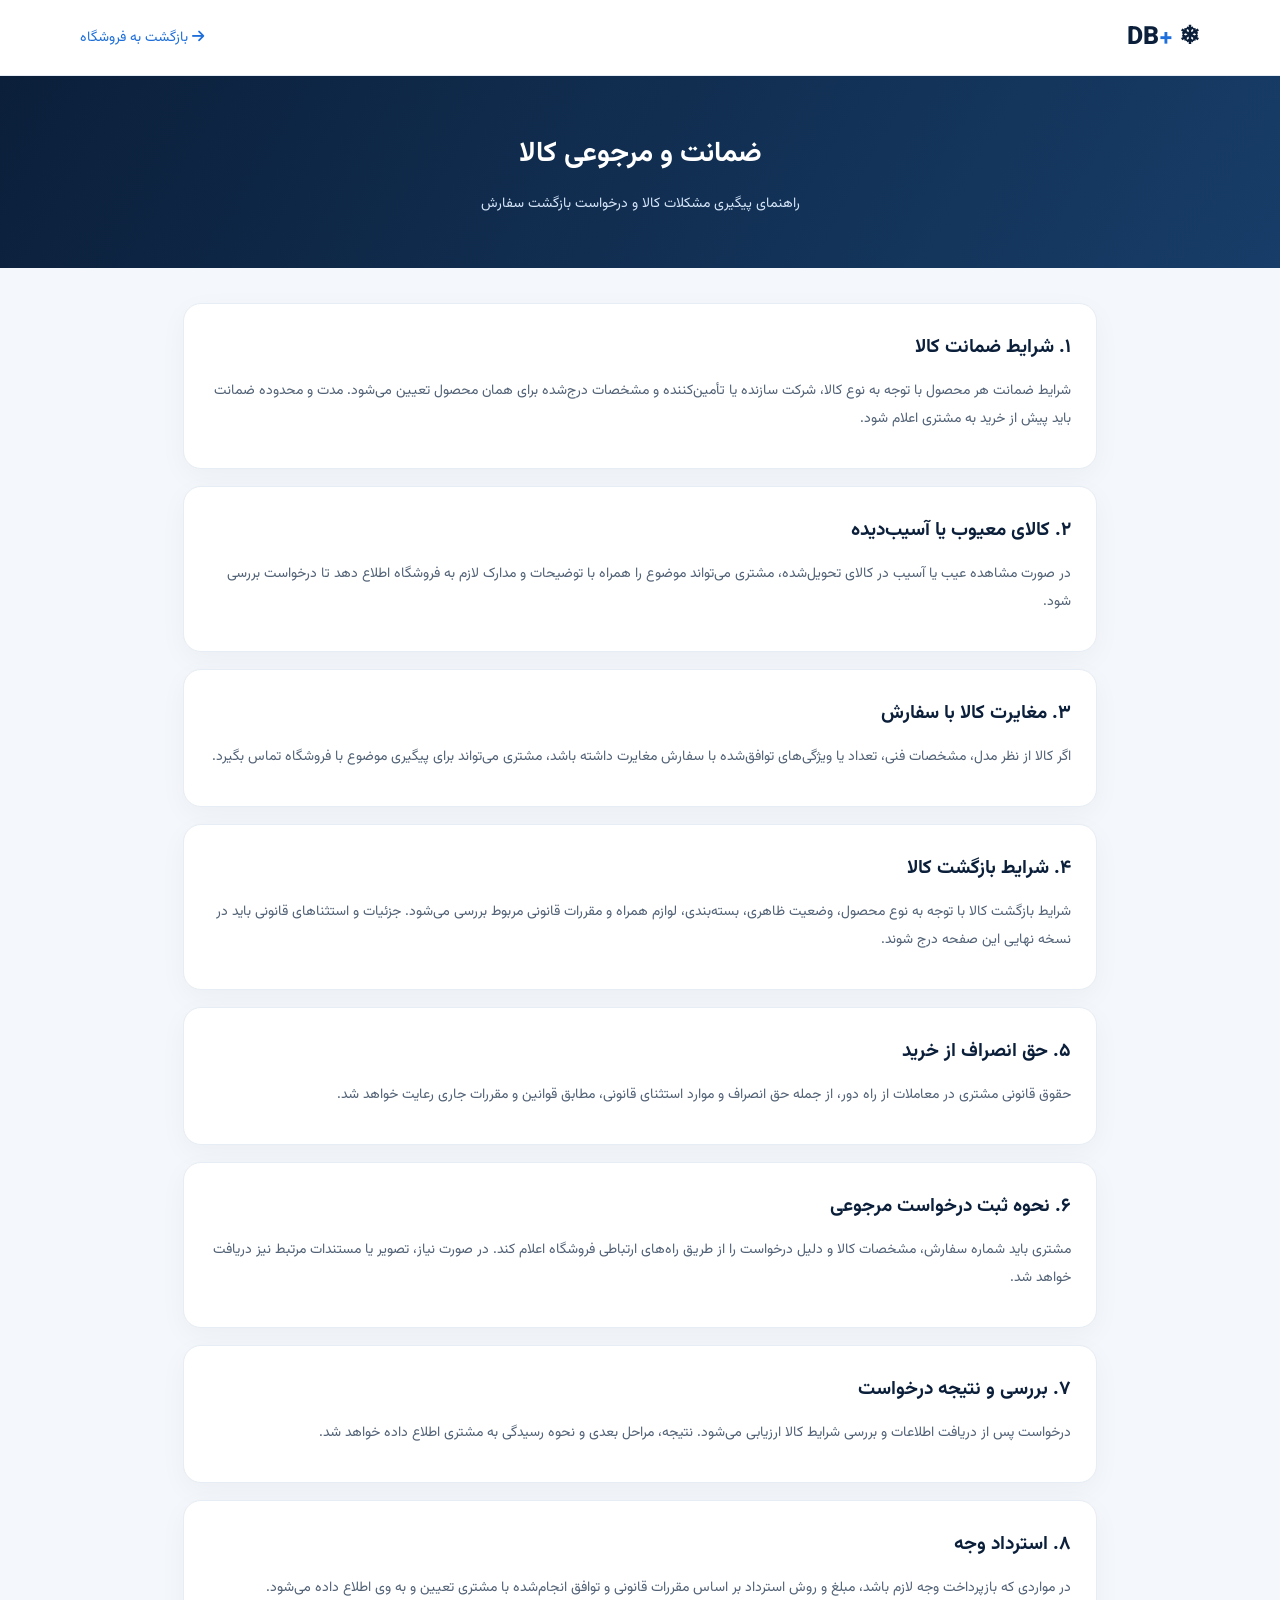
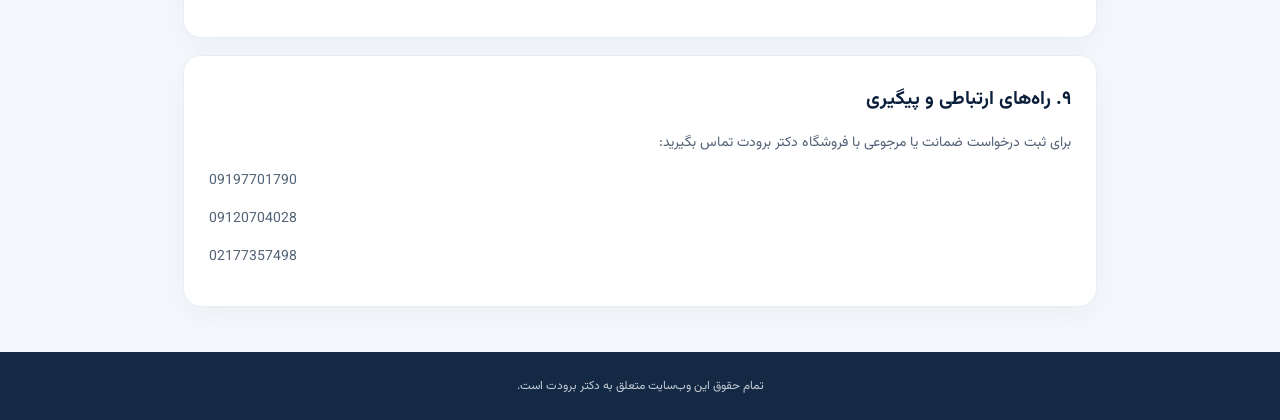
<file: returns.html>
<!DOCTYPE html>
<html lang="fa" dir="rtl">
<head>
<meta charset="UTF-8">
<meta name="viewport" content="width=device-width, initial-scale=1">
<meta name="theme-color" content="#0B1F3A">
<title>ضمانت و مرجوعی کالا | دکتر برودت</title>
<meta name="description" content="راهنمای شرایط ضمانت، بازگشت کالا و رسیدگی به درخواست‌های مشتریان دکتر برودت.">
<link rel="stylesheet" href="https://fonts.googleapis.com/css2?family=Vazirmatn:wght@300;400;500;600;700;800&display=swap">
<link rel="stylesheet" href="https://cdnjs.cloudflare.com/ajax/libs/font-awesome/6.5.2/css/all.min.css">
<style>
*{box-sizing:border-box}
body{margin:0;font-family:Vazirmatn,Tahoma,sans-serif;background:#f4f7fb;color:#172b43;line-height:2}
a{text-decoration:none;color:inherit}
.header{height:76px;background:#fff;border-bottom:1px solid #e7edf4;display:flex;align-items:center;padding:0 max(5%,calc((100% - 1120px)/2));justify-content:space-between}
.logo{font-size:25px;font-weight:800;color:#0b1f3a;direction:ltr}
.logo span{color:#1e6fdb}
.header a.back{font-size:14px;color:#1e6fdb}
.hero{background:linear-gradient(120deg,#0b1f3a,#173d68);color:white;padding:50px 20px;text-align:center}
.hero h1{font-size:28px;margin:0 0 8px}
.hero p{margin:0;color:#d5e5f8;font-size:14px}
.container{max-width:950px;margin:35px auto;padding:0 18px}
.panel{background:white;border:1px solid #e7edf4;border-radius:18px;padding:25px;margin-bottom:17px;box-shadow:0 8px 28px #1022380a}
h2{font-size:19px;color:#0b1f3a;margin:0 0 10px}
p{margin:0 0 10px;color:#526276;font-size:14px}
footer{background:#142943;color:#c3ccd8;text-align:center;padding:22px 12px;font-size:12px;margin-top:45px}
@media(max-width:600px){.hero{padding:38px 16px}.hero h1{font-size:23px}.panel{padding:19px}.header{padding:0 18px}}
</style>
</head>
<body>
<header class="header">
<a class="logo" href="/">DB<span>+</span> ❄</a>
<a class="back" href="/"><i class="fa-solid fa-arrow-right"></i> بازگشت به فروشگاه</a>
</header>
<section class="hero">
<h1>ضمانت و مرجوعی کالا</h1>
<p>راهنمای پیگیری مشکلات کالا و درخواست بازگشت سفارش</p>
</section>
<main class="container">
<section class="panel">
<h2>۱. شرایط ضمانت کالا</h2>
<p>شرایط ضمانت هر محصول با توجه به نوع کالا، شرکت سازنده یا تأمین‌کننده و مشخصات درج‌شده برای همان محصول تعیین می‌شود. مدت و محدوده ضمانت باید پیش از خرید به مشتری اعلام شود.</p>
</section>
<section class="panel">
<h2>۲. کالای معیوب یا آسیب‌دیده</h2>
<p>در صورت مشاهده عیب یا آسیب در کالای تحویل‌شده، مشتری می‌تواند موضوع را همراه با توضیحات و مدارک لازم به فروشگاه اطلاع دهد تا درخواست بررسی شود.</p>
</section>
<section class="panel">
<h2>۳. مغایرت کالا با سفارش</h2>
<p>اگر کالا از نظر مدل، مشخصات فنی، تعداد یا ویژگی‌های توافق‌شده با سفارش مغایرت داشته باشد، مشتری می‌تواند برای پیگیری موضوع با فروشگاه تماس بگیرد.</p>
</section>
<section class="panel">
<h2>۴. شرایط بازگشت کالا</h2>
<p>شرایط بازگشت کالا با توجه به نوع محصول، وضعیت ظاهری، بسته‌بندی، لوازم همراه و مقررات قانونی مربوط بررسی می‌شود. جزئیات و استثناهای قانونی باید در نسخه نهایی این صفحه درج شوند.</p>
</section>
<section class="panel">
<h2>۵. حق انصراف از خرید</h2>
<p>حقوق قانونی مشتری در معاملات از راه دور، از جمله حق انصراف و موارد استثنای قانونی، مطابق قوانین و مقررات جاری رعایت خواهد شد.</p>
</section>
<section class="panel">
<h2>۶. نحوه ثبت درخواست مرجوعی</h2>
<p>مشتری باید شماره سفارش، مشخصات کالا و دلیل درخواست را از طریق راه‌های ارتباطی فروشگاه اعلام کند. در صورت نیاز، تصویر یا مستندات مرتبط نیز دریافت خواهد شد.</p>
</section>
<section class="panel">
<h2>۷. بررسی و نتیجه درخواست</h2>
<p>درخواست پس از دریافت اطلاعات و بررسی شرایط کالا ارزیابی می‌شود. نتیجه، مراحل بعدی و نحوه رسیدگی به مشتری اطلاع داده خواهد شد.</p>
</section>
<section class="panel">
<h2>۸. استرداد وجه</h2>
<p>در مواردی که بازپرداخت وجه لازم باشد، مبلغ و روش استرداد بر اساس مقررات قانونی و توافق انجام‌شده با مشتری تعیین و به وی اطلاع داده می‌شود.</p>
</section>
<section class="panel">
<h2>۹. راه‌های ارتباطی و پیگیری</h2>
<p>برای ثبت درخواست ضمانت یا مرجوعی با فروشگاه دکتر برودت تماس بگیرید:</p>
<p dir="ltr">09197701790</p>
<p dir="ltr">09120704028</p>
<p dir="ltr">02177357498</p>
</section>
</main>
<footer>تمام حقوق این وب‌سایت متعلق به دکتر برودت است.</footer>
</body>
</html>
</file>
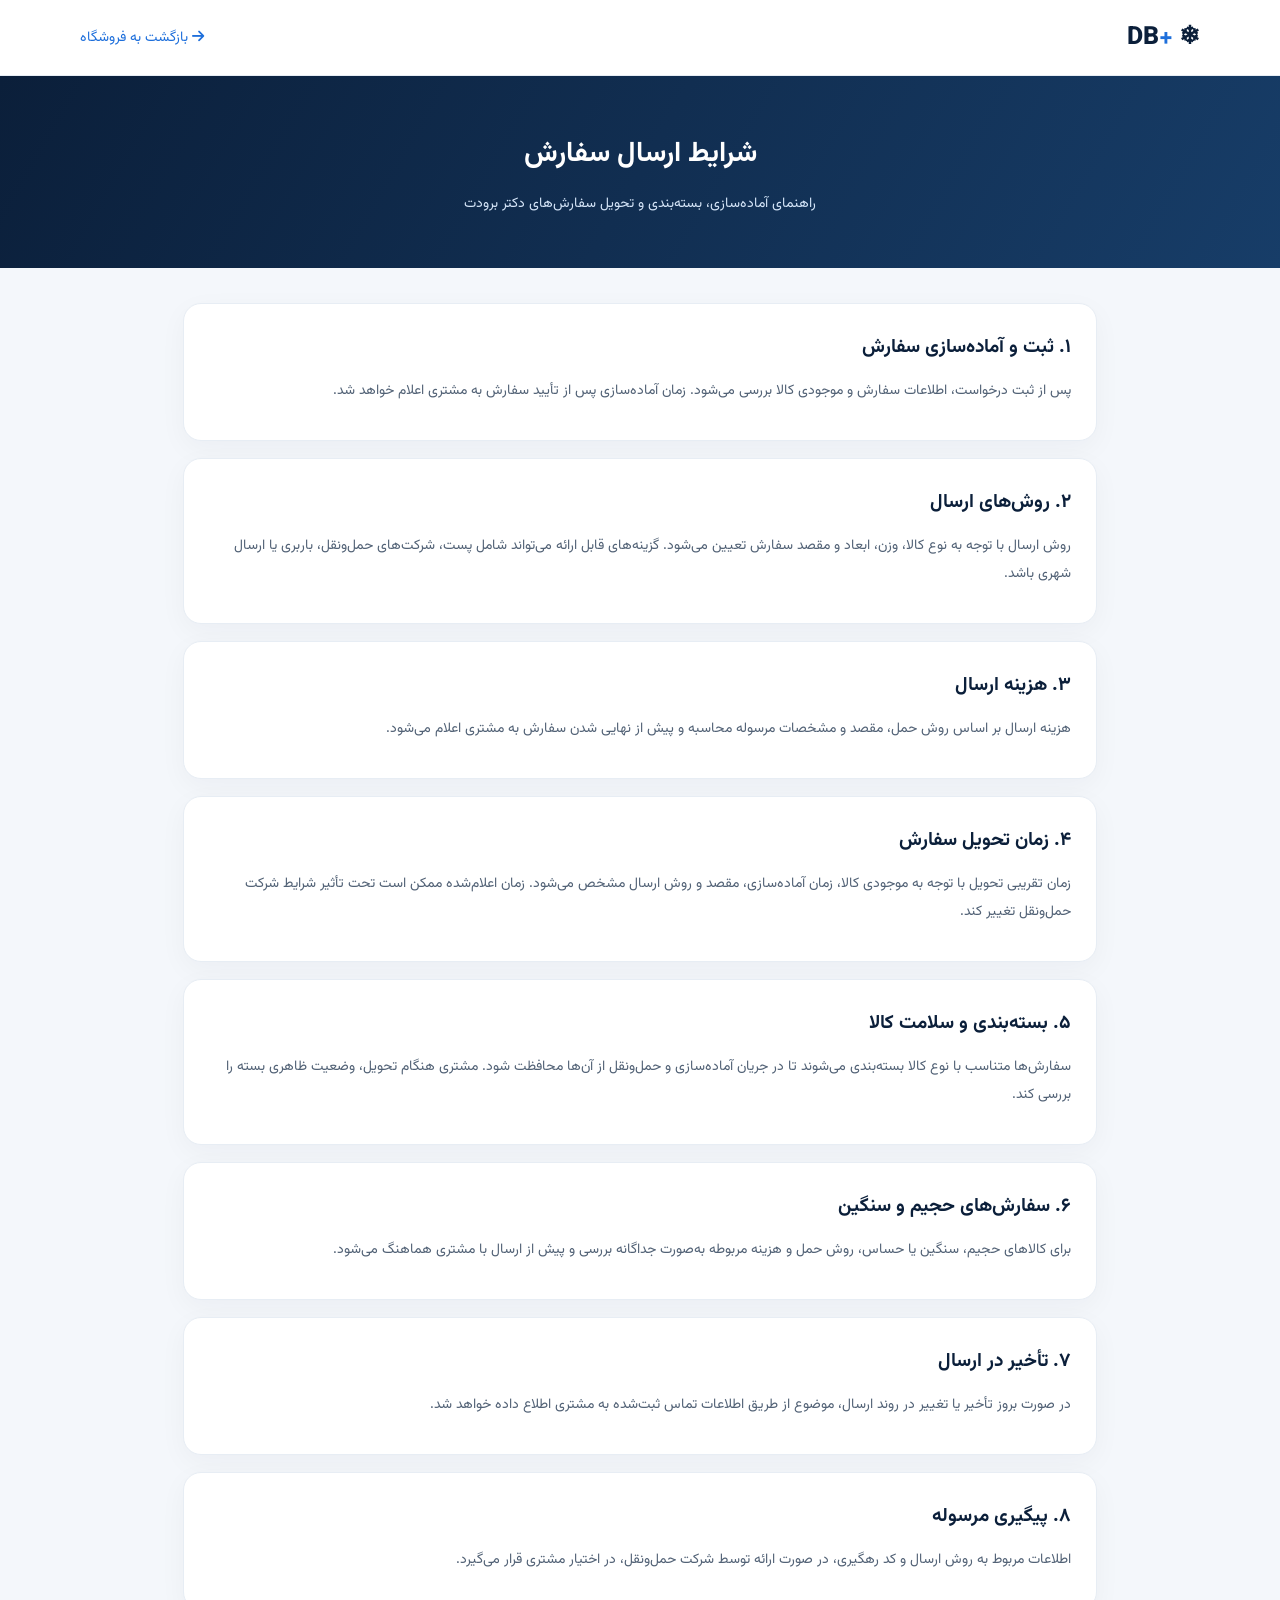
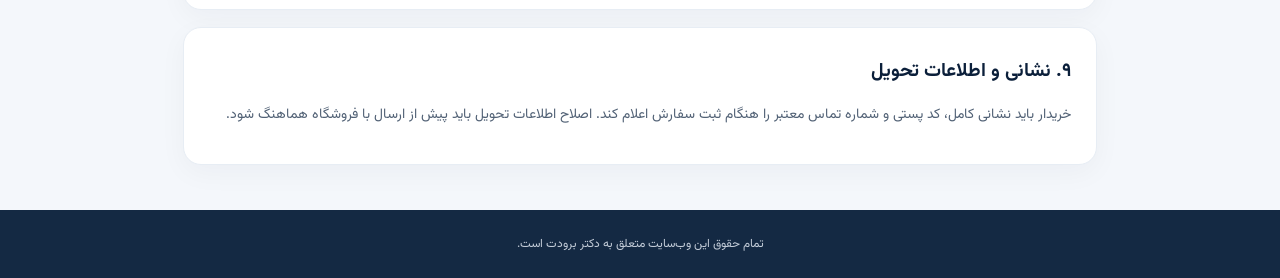
<file: shipping.html>
<!DOCTYPE html>
<html lang="fa" dir="rtl">
<head>
<meta charset="UTF-8">
<meta name="viewport" content="width=device-width, initial-scale=1">
<meta name="theme-color" content="#0B1F3A">
<title>شرایط ارسال سفارش | دکتر برودت</title>
<meta name="description" content="راهنمای روش‌ها و شرایط ارسال سفارش از فروشگاه دکتر برودت.">
<link rel="stylesheet" href="https://fonts.googleapis.com/css2?family=Vazirmatn:wght@300;400;500;600;700;800&display=swap">
<link rel="stylesheet" href="https://cdnjs.cloudflare.com/ajax/libs/font-awesome/6.5.2/css/all.min.css">
<style>
*{box-sizing:border-box}
body{margin:0;font-family:Vazirmatn,Tahoma,sans-serif;background:#f4f7fb;color:#172b43;line-height:2}
a{text-decoration:none;color:inherit}
.header{height:76px;background:#fff;border-bottom:1px solid #e7edf4;display:flex;align-items:center;padding:0 max(5%,calc((100% - 1120px)/2));justify-content:space-between}
.logo{font-size:25px;font-weight:800;color:#0b1f3a;direction:ltr}
.logo span{color:#1e6fdb}
.header a.back{font-size:14px;color:#1e6fdb}
.hero{background:linear-gradient(120deg,#0b1f3a,#173d68);color:white;padding:50px 20px;text-align:center}
.hero h1{font-size:28px;margin:0 0 8px}
.hero p{margin:0;color:#d5e5f8;font-size:14px}
.container{max-width:950px;margin:35px auto;padding:0 18px}
.panel{background:white;border:1px solid #e7edf4;border-radius:18px;padding:25px;margin-bottom:17px;box-shadow:0 8px 28px #1022380a}
h2{font-size:19px;color:#0b1f3a;margin:0 0 10px}
p{margin:0 0 10px;color:#526276;font-size:14px}
footer{background:#142943;color:#c3ccd8;text-align:center;padding:22px 12px;font-size:12px;margin-top:45px}
@media(max-width:600px){.hero{padding:38px 16px}.hero h1{font-size:23px}.panel{padding:19px}.header{padding:0 18px}}
</style>
</head>
<body>
<header class="header">
<a class="logo" href="/">DB<span>+</span> ❄</a>
<a class="back" href="/"><i class="fa-solid fa-arrow-right"></i> بازگشت به فروشگاه</a>
</header>
<section class="hero">
<h1>شرایط ارسال سفارش</h1>
<p>راهنمای آماده‌سازی، بسته‌بندی و تحویل سفارش‌های دکتر برودت</p>
</section>
<main class="container">
<section class="panel">
<h2>۱. ثبت و آماده‌سازی سفارش</h2>
<p>پس از ثبت درخواست، اطلاعات سفارش و موجودی کالا بررسی می‌شود. زمان آماده‌سازی پس از تأیید سفارش به مشتری اعلام خواهد شد.</p>
</section>
<section class="panel">
<h2>۲. روش‌های ارسال</h2>
<p>روش ارسال با توجه به نوع کالا، وزن، ابعاد و مقصد سفارش تعیین می‌شود. گزینه‌های قابل ارائه می‌تواند شامل پست، شرکت‌های حمل‌ونقل، باربری یا ارسال شهری باشد.</p>
</section>
<section class="panel">
<h2>۳. هزینه ارسال</h2>
<p>هزینه ارسال بر اساس روش حمل، مقصد و مشخصات مرسوله محاسبه و پیش از نهایی شدن سفارش به مشتری اعلام می‌شود.</p>
</section>
<section class="panel">
<h2>۴. زمان تحویل سفارش</h2>
<p>زمان تقریبی تحویل با توجه به موجودی کالا، زمان آماده‌سازی، مقصد و روش ارسال مشخص می‌شود. زمان اعلام‌شده ممکن است تحت تأثیر شرایط شرکت حمل‌ونقل تغییر کند.</p>
</section>
<section class="panel">
<h2>۵. بسته‌بندی و سلامت کالا</h2>
<p>سفارش‌ها متناسب با نوع کالا بسته‌بندی می‌شوند تا در جریان آماده‌سازی و حمل‌ونقل از آن‌ها محافظت شود. مشتری هنگام تحویل، وضعیت ظاهری بسته را بررسی کند.</p>
</section>
<section class="panel">
<h2>۶. سفارش‌های حجیم و سنگین</h2>
<p>برای کالاهای حجیم، سنگین یا حساس، روش حمل و هزینه مربوطه به‌صورت جداگانه بررسی و پیش از ارسال با مشتری هماهنگ می‌شود.</p>
</section>
<section class="panel">
<h2>۷. تأخیر در ارسال</h2>
<p>در صورت بروز تأخیر یا تغییر در روند ارسال، موضوع از طریق اطلاعات تماس ثبت‌شده به مشتری اطلاع داده خواهد شد.</p>
</section>
<section class="panel">
<h2>۸. پیگیری مرسوله</h2>
<p>اطلاعات مربوط به روش ارسال و کد رهگیری، در صورت ارائه توسط شرکت حمل‌ونقل، در اختیار مشتری قرار می‌گیرد.</p>
</section>
<section class="panel">
<h2>۹. نشانی و اطلاعات تحویل</h2>
<p>خریدار باید نشانی کامل، کد پستی و شماره تماس معتبر را هنگام ثبت سفارش اعلام کند. اصلاح اطلاعات تحویل باید پیش از ارسال با فروشگاه هماهنگ شود.</p>
</section>
</main>
<footer>تمام حقوق این وب‌سایت متعلق به دکتر برودت است.</footer>
</body>
</html>
</file>
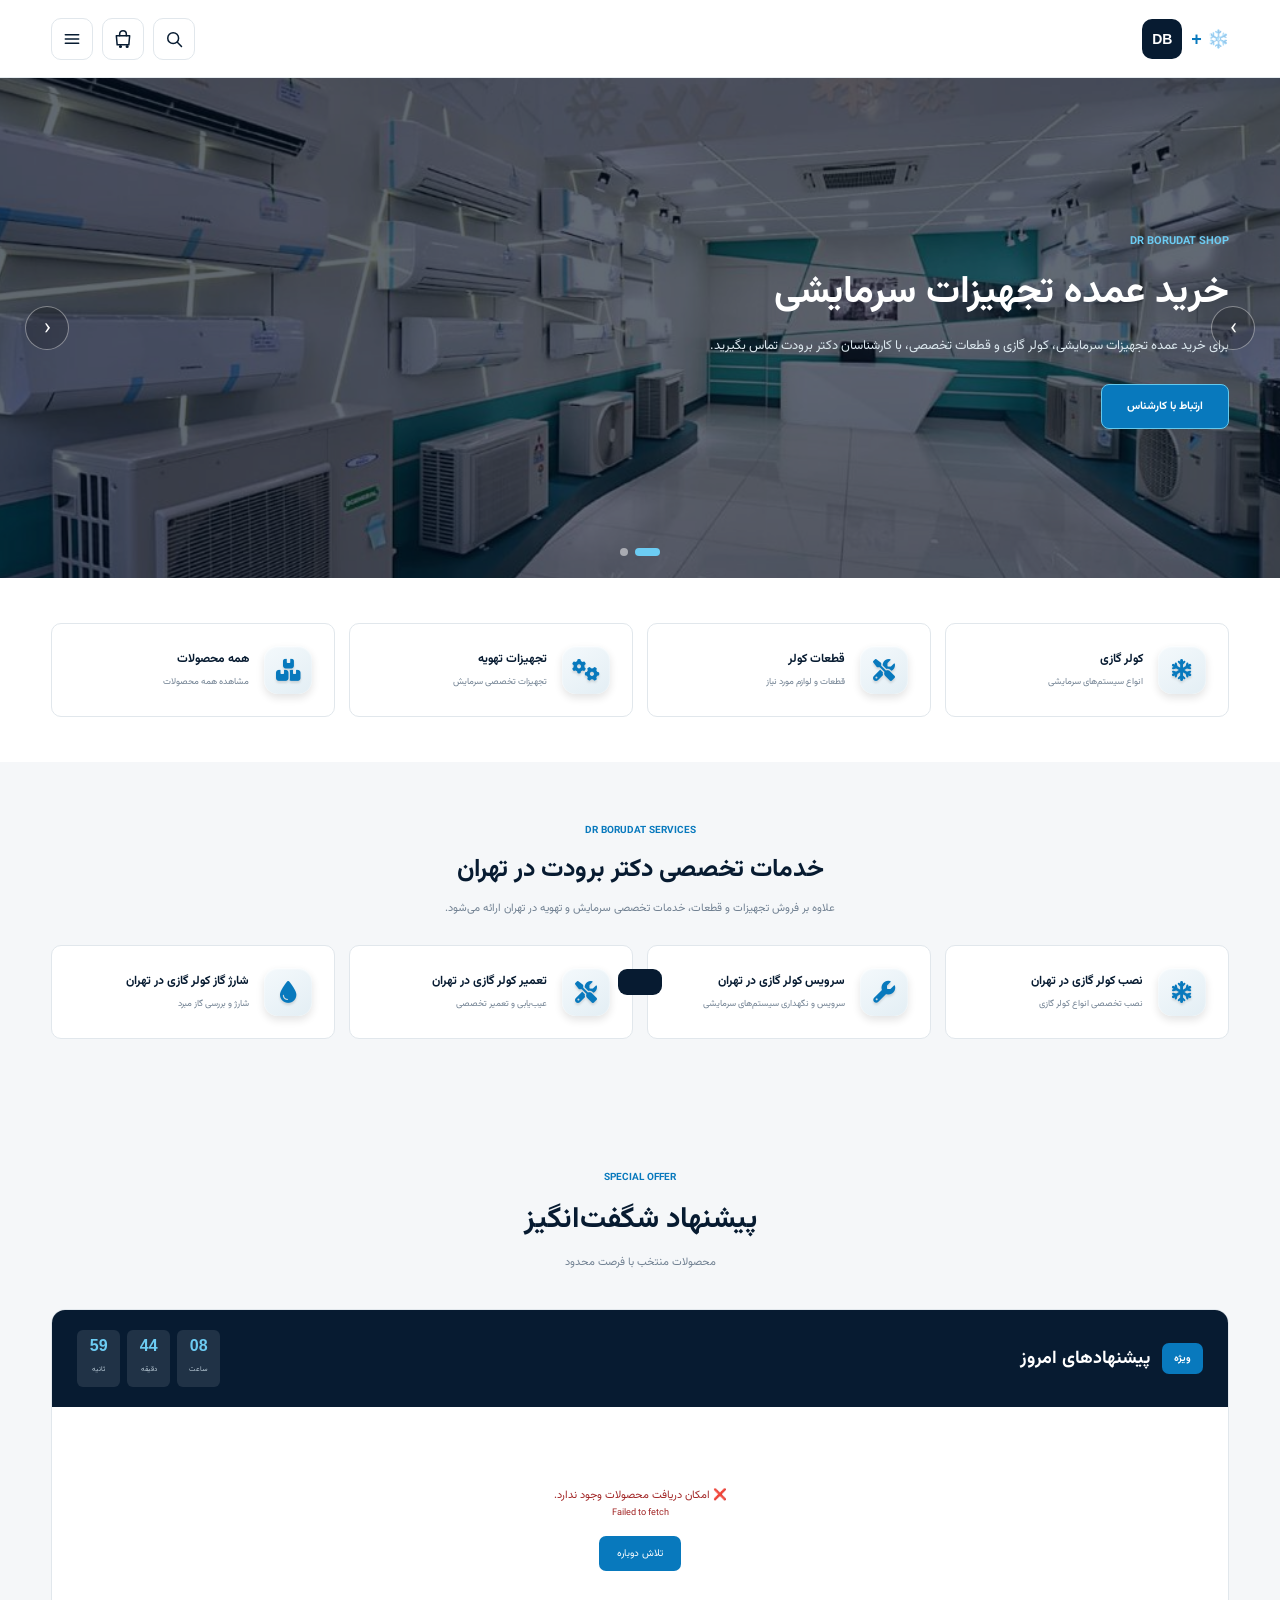
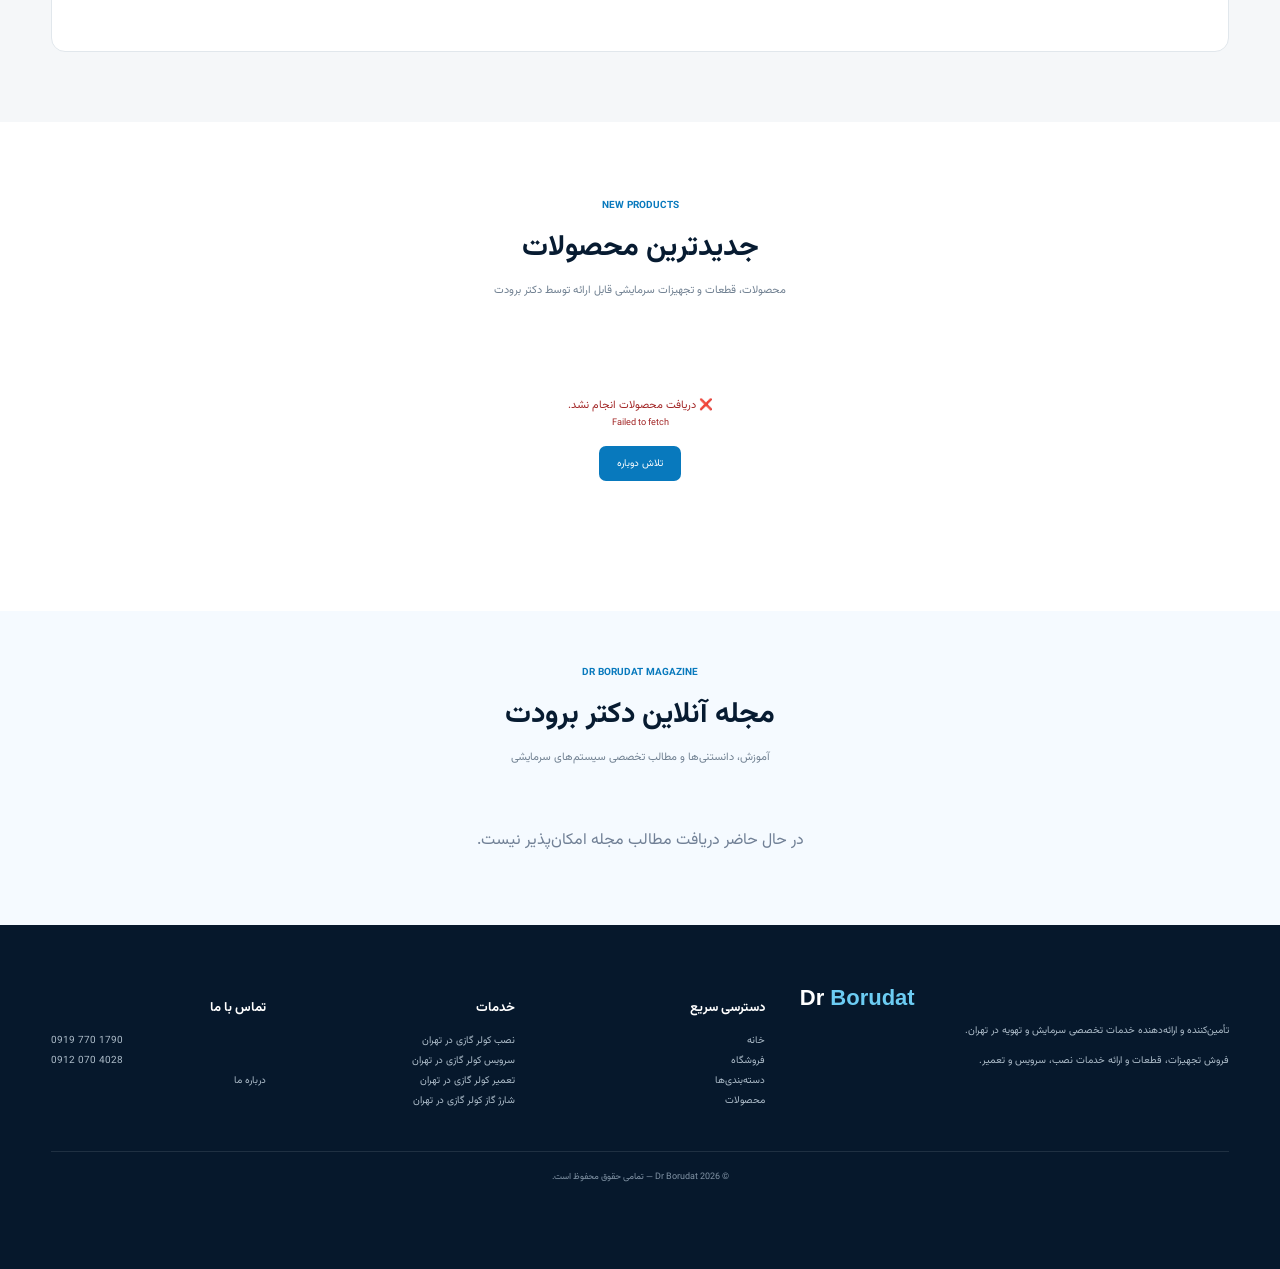
<file: shop.html>
<!doctype html>
<html lang="fa" dir="rtl">
<head>

<meta charset="UTF-8">

<meta name="viewport" content="width=device-width,initial-scale=1.0">

<title>فروشگاه تجهیزات و قطعات کولر گازی | دکتر برودت</title>

<meta name="description" content="فروشگاه دکتر برودت؛ عرضه تجهیزات سرمایشی، کولر گازی و قطعات کولر. دریافت مشاوره خرید و خدمات تخصصی نصب، سرویس، تعمیر و شارژ گاز کولر گازی در تهران.">

<meta name="keywords" content="فروشگاه کولر گازی، خرید کولر گازی، قطعات کولر گازی، تجهیزات تهویه، تجهیزات سرمایشی، دکتر برودت، نصب کولر گازی تهران، تعمیر کولر گازی تهران">

<meta name="robots" content="index,follow,max-image-preview:large">

<link rel="canonical" href="https://drborudat.ir/shop.html">

<meta property="og:type" content="website">
<meta property="og:locale" content="fa_IR">
<meta property="og:title" content="فروشگاه تجهیزات و قطعات کولر گازی | دکتر برودت">
<meta property="og:description" content="فروش تجهیزات سرمایشی، کولر گازی و قطعات تخصصی به همراه خدمات نصب، سرویس، تعمیر و شارژ گاز کولر گازی در تهران.">
<meta property="og:url" content="https://drborudat.ir/shop.html">
<meta property="og:site_name" content="دکتر برودت">

<meta name="twitter:card" content="summary_large_image">
<meta name="twitter:title" content="فروشگاه تجهیزات و قطعات کولر گازی | دکتر برودت">
<meta name="twitter:description" content="فروش تجهیزات سرمایشی و قطعات کولر گازی و دریافت خدمات تخصصی دکتر برودت در تهران.">

<style>
@font-face{
  font-family:'Vazirmatn';
  src:url('./fonts/Vazirmatn-Bold.woff2') format('woff2');
  font-weight:700;
  font-style:normal;
  font-display:swap;
}

@font-face{
  font-family:'Vazirmatn';
  src:url('./fonts/Vazirmatn-Regular.woff2') format('woff2');
  font-weight:400;
  font-style:normal;
  font-display:swap;
}


*{
box-sizing:border-box
}

html{
scroll-behavior:smooth
}

body{
margin:0;
font-family:'Vazirmatn',Tahoma,Arial,sans-serif;
background:#f5f7f9;
color:#102238;
overflow-x:hidden
}

a{
text-decoration:none;
color:inherit
}

button,
input,
textarea{
font-family:inherit
}


/* HEADER */

.header{
height:78px;
background:#fff;
border-bottom:1px solid #e5ebef;
display:flex;
align-items:center;
position:sticky;
top:0;
z-index:1000
}

.header-inner{
width:92%;
max-width:1280px;
margin:auto;
display:flex;
align-items:center
}

.logo{
display:flex;
align-items:center;
gap:9px;
font-family:Arial,sans-serif;
font-size:20px;
font-weight:800;
color:#071b31;
direction:ltr!important;
unicode-bidi:isolate;
white-space:nowrap;
flex-direction:row!important
}

.logo-mark{
width:40px;
height:40px;
border-radius:10px;
background:#071b31;
display:flex;
align-items:center;
justify-content:center;
color:#fff;
font-family:Arial,sans-serif;
font-size:14px;
font-weight:900;
direction:ltr!important;
unicode-bidi:isolate;
white-space:nowrap;
flex-shrink:0
}

.logo-plus{
font-size:18px;
color:#0879bd;
direction:ltr!important;
unicode-bidi:isolate
}

.header-tools{
margin-right:auto;
display:flex;
align-items:center;
gap:9px
}

.header-icon{
width:42px;
height:42px;
border:1px solid #e1e7ec;
border-radius:10px;
background:#fff;
display:flex;
align-items:center;
justify-content:center;
cursor:pointer;
padding:0;
position:relative
}

.header-icon:hover{
background:#f5f9fb;
border-color:#0879bd
}

.icon-svg{
width:20px;
height:20px;
fill:none;
stroke:#071b31;
stroke-width:1.8;
stroke-linecap:round;
stroke-linejoin:round
}

.cart-count{
position:absolute;
top:-5px;
left:-5px;
min-width:18px;
height:18px;
padding:0 4px;
border-radius:20px;
background:#0879bd;
color:#fff;
font-size:8px;
display:none;
align-items:center;
justify-content:center;
font-family:Arial,sans-serif
}

.cart-count.show{
display:flex
}


/* MENU */

.menu-panel{
display:none;
position:absolute;
top:78px;
right:0;
left:0;
background:#fff;
border-bottom:1px solid #e4e9ed;
box-shadow:0 20px 45px rgba(7,27,49,.12)
}

.menu-panel.open{
display:block
}

.menu-inner{
width:92%;
max-width:1280px;
margin:auto;
padding:22px 0;
display:grid;
grid-template-columns:repeat(6,1fr);
gap:10px
}

.menu-item{
padding:18px 14px;
border:1px solid #e4e9ed;
border-radius:8px;
font-size:11px;
font-weight:bold;
color:#253c50;
text-align:center
}

.menu-item:hover{
background:#071b31;
color:#fff
}


/* SLIDER */

.slider{
position:relative;
height:500px;
overflow:hidden;
background:#071b31
}

.slide{
position:absolute;
inset:0;
opacity:0;
visibility:hidden;
transition:opacity .7s ease,visibility .7s ease
}

.slide.active{
opacity:1;
visibility:visible
}

.slide img{
position:absolute;
inset:0;
width:100%;
height:100%;
object-fit:cover;
transform:scale(1.02);
transition:transform 6s ease
}

.slide.active img{
transform:scale(1.07)
}

.slide-overlay{
position:absolute;
inset:0;
background:rgba(3,16,31,.62)
}

.slide-content{
position:relative;
z-index:2;
height:100%;
width:92%;
max-width:1280px;
margin:auto;
display:flex;
align-items:center
}

.slide-text{
color:#fff;
max-width:590px
}

.slide-tag{
display:inline-block;
color:#6cccf3;
font-size:11px;
font-weight:bold;
margin-bottom:14px
}

.slide-text h1{
font-size:38px;
line-height:1.5;
margin:0 0 12px
}

.slide-text p{
font-size:13px;
line-height:2;
color:#dbe7ee;
margin:0 0 25px
}

.slide-button{
display:inline-flex;
align-items:center;
justify-content:center;
padding:13px 25px;
border-radius:8px;
background:#0879bd;
border:1px solid #65c9ed;
color:#fff;
font-size:11px;
font-weight:bold
}

.slide-button:hover{
background:#071b31
}

.slider-arrow{
position:absolute;
z-index:5;
top:50%;
transform:translateY(-50%);
width:44px;
height:44px;
border-radius:50%;
border:1px solid rgba(255,255,255,.4);
background:rgba(0,0,0,.2);
color:#fff;
display:flex;
align-items:center;
justify-content:center;
font-size:23px;
cursor:pointer
}

.slider-arrow:hover{
background:rgba(8,121,189,.8)
}

.slider-arrow.prev{
right:25px
}

.slider-arrow.next{
left:25px
}

.slider-dots{
position:absolute;
z-index:6;
bottom:22px;
left:0;
right:0;
display:flex;
justify-content:center;
gap:7px
}

.slider-dot{
width:8px;
height:8px;
border-radius:50%;
border:0;
padding:0;
background:rgba(255,255,255,.5);
cursor:pointer
}

.slider-dot.active{
width:25px;
border-radius:8px;
background:#6cccf3
}


/* GENERAL */

.container{
width:92%;
max-width:1280px;
margin:auto
}

section{
padding:70px 0
}

.heading{
text-align:center;
margin-bottom:38px
}

.heading small{
color:#0879bd;
font-size:10px;
font-weight:bold
}

.heading h2{
font-size:29px;
color:#071b31;
margin:8px 0
}

.heading p{
font-size:11px;
color:#718192
}


/* CATEGORIES */

.categories{
background:#fff;
padding:45px 0
}

.category-grid{
display:grid;
grid-template-columns:repeat(4,1fr);
gap:14px
}

.category{
background:#fff;
border:1px solid #e1e7ec;
border-radius:10px;
padding:22px;
display:flex;
align-items:center;
gap:15px;
transition:.25s;
cursor:pointer
}

.category:hover{
transform:translateY(-3px);
box-shadow:0 12px 30px rgba(7,27,49,.08)
}

.category-icon{
width:48px;
height:48px;
border-radius:14px;
display:flex;
align-items:center;
justify-content:center;
background:linear-gradient(145deg,#f4f9fc,#e3eef4);
box-shadow:
0 4px 9px rgba(0,0,0,.11),
inset 0 1px 2px rgba(255,255,255,.95);
color:#0879bd;
font-size:22px;
overflow:hidden;
flex-shrink:0;
transition:transform .2s ease,box-shadow .2s ease;
}

.category-icon i{
display:block;
font-size:22px;
line-height:1;
filter:drop-shadow(0 2px 1px rgba(0,0,0,.13));
}

.category:hover .category-icon{
transform:translateY(-2px) scale(1.04);
box-shadow:
0 6px 12px rgba(0,0,0,.15),
inset 0 1px 2px rgba(255,255,255,.95);
}

.category h3{
font-size:12px;
color:#071b31;
margin:0 0 6px
}

.category p{
font-size:9px;
color:#718192;
margin:0;
line-height:1.8
}

.category.active{
border-color:#0879bd;
background:#f5fbfe
}


/* SEO LINKS */

.shop-seo-links{
background:#f5f7f9;
padding:55px 0
}

.shop-seo-links .heading{
margin-bottom:28px
}

.shop-seo-links .heading h2{
font-size:25px
}

.shop-seo-links .category{
background:#fff;
cursor:pointer
}


/* SPECIAL */

.special{
background:#f5f7f9
}

.special-box{
background:#fff;
border:1px solid #e1e7ec;
border-radius:14px;
overflow:hidden
}

.special-head{
background:#071b31;
color:#fff;
padding:20px 25px;
display:flex;
align-items:center;
justify-content:space-between;
gap:20px
}

.special-title{
display:flex;
align-items:center;
gap:12px
}

.special-badge{
background:#0879bd;
border-radius:7px;
padding:8px 12px;
font-size:10px;
font-weight:bold
}

.special-head h2{
font-size:18px;
margin:0
}

.countdown{
display:flex;
align-items:center;
gap:7px
}

.time-box{
min-width:43px;
padding:7px 5px;
border-radius:6px;
background:rgba(255,255,255,.1);
text-align:center
}

.time-box strong{
display:block;
font-family:Arial,sans-serif;
font-size:16px;
color:#6cccf3
}

.time-box span{
font-size:7px;
color:#b9cad6
}

.special-products{
display:grid;
grid-template-columns:repeat(4,1fr);
gap:14px;
padding:20px
}

.deal-card{
border:1px solid #e1e7ec;
border-radius:9px;
overflow:hidden;
background:#fff;
transition:.25s
}

.deal-card:hover{
transform:translateY(-4px);
box-shadow:0 12px 30px rgba(7,27,49,.08)
}

.deal-image{
height:160px;
background:linear-gradient(135deg,#edf7fb,#dcecf2);
display:flex;
align-items:center;
justify-content:center;
font-size:55px;
overflow:hidden
}

.deal-image img{
width:100%;
height:100%;
object-fit:cover
}

.deal-info{
padding:14px
}

.deal-info small{
color:#0879bd;
font-size:8px
}

.deal-info h3{
font-size:12px;
color:#071b31;
margin:7px 0
}

.deal-price{
display:flex;
align-items:center;
justify-content:space-between;
margin-top:12px
}

.deal-price strong{
font-family:Arial,sans-serif;
font-size:13px;
color:#071b31
}

.deal-price span{
font-size:8px;
color:#718192
}

.cart-btn{
margin-top:12px;
width:100%;
border:0;
border-radius:7px;
padding:10px;
background:#0879bd;
color:#fff;
font-size:9px;
font-weight:bold;
cursor:pointer
}

.cart-btn:hover{
background:#071b31
}


/* PRODUCTS */

.products{
background:#fff
}

.product-grid{
display:grid;
grid-template-columns:repeat(4,1fr);
gap:17px
}

.product{
background:#fff;
border:1px solid #e1e7ec;
border-radius:10px;
overflow:hidden;
transition:.25s
}

.product:hover{
transform:translateY(-4px);
box-shadow:0 12px 30px rgba(7,27,49,.08)
}

.product-image{
height:190px;
background:linear-gradient(135deg,#edf7fb,#dcecf2);
display:flex;
align-items:center;
justify-content:center;
font-size:60px;
overflow:hidden
}

.product-image img{
width:100%;
height:100%;
object-fit:cover
}

.product-info{
padding:18px
}

.product-info small{
font-size:9px;
color:#0879bd
}

.product-info h3{
font-size:13px;
color:#071b31;
margin:8px 0
}

.product-info p{
font-size:9px;
color:#718192;
line-height:1.9;
min-height:36px
}

.product-bottom{
display:flex;
align-items:center;
justify-content:space-between;
gap:8px;
margin-top:13px
}

.product-price{
font-size:10px;
font-weight:bold;
color:#071b31
}

.product-cart{
width:38px;
height:34px;
border:0;
border-radius:10px;
display:flex;
align-items:center;
justify-content:center;
background:linear-gradient(145deg,#f1f8fc,#dcecf3);
color:#0879bd;
cursor:pointer;
font-size:16px;
box-shadow:
0 3px 7px rgba(0,0,0,.12),
inset 0 1px 2px rgba(255,255,255,.95);
transition:transform .2s ease,box-shadow .2s ease,background .2s ease;
}

.product-cart i{
display:block;
line-height:1;
filter:drop-shadow(0 2px 1px rgba(0,0,0,.13));
}

.product-cart:hover{
background:linear-gradient(145deg,#e7f4fa,#cfe6ef);
color:#075f93;
transform:translateY(-2px) scale(1.04);
box-shadow:
0 6px 11px rgba(0,0,0,.15),
inset 0 1px 2px rgba(255,255,255,.95);
}

.empty-products,
.products-status{
grid-column:1/-1;
text-align:center;
padding:60px 20px;
color:#81909d;
font-size:11px
}

.products-status.error{
color:#a22626
}

.retry-btn{
margin-top:15px;
border:0;
border-radius:7px;
padding:10px 18px;
background:#0879bd;
color:#fff;
font-size:10px;
cursor:pointer
}


/* CART */

.modal{
display:none;
position:fixed;
inset:0;
background:rgba(3,16,31,.55);
z-index:10000;
align-items:center;
justify-content:center;
padding:15px
}

.modal.open{
display:flex
}

.modal-box{
width:100%;
max-width:520px;
max-height:94vh;
overflow:auto;
background:#fff;
border-radius:14px;
box-shadow:0 25px 70px rgba(0,0,0,.25)
}

.modal-header{
padding:18px 20px;
background:#071b31;
color:#fff;
display:flex;
align-items:center;
justify-content:space-between
}

.modal-header h3{
margin:0;
font-size:14px
}

.modal-close{
width:32px;
height:32px;
border:0;
border-radius:7px;
background:rgba(255,255,255,.1);
color:#fff;
cursor:pointer;
font-size:18px
}

.cart-items{
padding:15px 20px
}

.cart-item{
display:flex;
align-items:center;
gap:12px;
padding:12px 0;
border-bottom:1px solid #edf1f4
}

.cart-item-image{
width:55px;
height:55px;
border-radius:8px;
background:#edf7fb;
display:flex;
align-items:center;
justify-content:center;
overflow:hidden;
font-size:25px;
flex-shrink:0
}

.cart-item-image img{
width:100%;
height:100%;
object-fit:cover
}

.cart-item-info{
flex:1
}

.cart-item-info strong{
display:block;
font-size:11px;
margin-bottom:5px
}

.cart-item-info small{
font-size:9px;
color:#718192
}

.qty-controls{
display:flex;
align-items:center;
gap:5px
}

.qty-controls button{
width:25px;
height:25px;
border:1px solid #dce5eb;
background:#fff;
border-radius:5px;
cursor:pointer
}

.qty-controls button:hover{
background:#edf7fb
}

.qty-controls span{
min-width:20px;
text-align:center;
font-size:10px
}

.remove-item{
border:0;
background:none;
color:#c0392b;
cursor:pointer;
font-size:10px
}

.cart-empty{
padding:45px 20px;
text-align:center;
color:#81909d;
font-size:11px
}

.cart-footer{
padding:18px 20px;
border-top:1px solid #edf1f4
}

.cart-total{
display:flex;
justify-content:space-between;
font-size:12px;
font-weight:bold;
margin-bottom:15px
}


/* ORDER FORM */

.order-form{
display:grid;
gap:9px
}

.order-form label{
font-size:9px;
color:#53697b;
font-weight:bold;
margin-top:2px
}

.order-form input,
.order-form textarea{
width:100%;
padding:11px;
border:1px solid #dce5eb;
border-radius:7px;
outline:none;
font-family:inherit;
font-size:10px;
background:#fff;
color:#102238
}

.order-form input:focus,
.order-form textarea:focus{
border-color:#0879bd;
box-shadow:0 0 0 2px rgba(8,121,189,.08)
}

.order-form textarea{
min-height:78px;
resize:vertical;
line-height:1.8
}

.order-submit{
border:0;
background:#0879bd;
color:#fff;
border-radius:7px;
padding:12px;
cursor:pointer;
font-size:10px;
font-weight:bold;
margin-top:4px
}

.order-submit:hover{
background:#071b31
}

.order-submit:disabled{
opacity:.6;
cursor:not-allowed
}

.order-message{
display:none;
padding:10px;
border-radius:7px;
font-size:9px;
margin-top:9px;
line-height:1.8
}

.order-message.show{
display:block
}

.order-message.success{
background:#e9f8ef;
color:#176b3b
}

.order-message.error{
background:#fff0f0;
color:#a22626
}


/* FOOTER */

footer{
background:#06182c;
color:#fff;
padding:60px 0 85px
}

.footer-grid{
display:grid;
grid-template-columns:2fr 1fr 1fr 1fr;
gap:35px
}

.footer-logo{
font-family:Arial,sans-serif;
font-size:22px;
font-weight:bold;
direction:ltr;
unicode-bidi:isolate
}

.footer-logo span{
color:#6cccf3
}

footer h3{
font-size:13px
}

footer p,
footer a{
color:#aebdca;
font-size:10px;
line-height:2;
display:block
}

footer a:hover{
color:#6cccf3
}

.copyright{
border-top:1px solid rgba(255,255,255,.1);
margin-top:40px;
padding-top:18px;
text-align:center;
color:#8193a5;
font-size:9px
}


/* MOBILE */

.mobile-bar{
display:none
}

.cart-message{
position:fixed;
left:50%;
bottom:25px;
transform:translate(-50%,120px);
background:#071b31;
color:#fff;
padding:13px 22px;
border-radius:9px;
font-size:10px;
z-index:9999;
transition:.3s;
white-space:nowrap
}

.cart-message.show{
transform:translate(-50%,0)
}


/* RESPONSIVE */

@media(max-width:900px){

.header{
height:68px
}

.menu-panel{
top:68px
}

.menu-inner{
grid-template-columns:1fr 1fr
}

.slider{
height:450px
}

.slide-text h1{
font-size:30px
}

.category-grid{
grid-template-columns:1fr 1fr
}

.special-products{
grid-template-columns:1fr 1fr
}

.product-grid{
grid-template-columns:1fr 1fr
}

.footer-grid{
grid-template-columns:1fr 1fr
}

.mobile-bar{
position:fixed;
right:0;
left:0;
bottom:0;
height:68px;
background:#fff;
border-top:1px solid #dfe6eb;
display:flex;
z-index:9990;
box-shadow:0 -10px 30px rgba(0,0,0,.1)
}

.mobile-bar a{
flex:1;
display:flex;
flex-direction:column;
align-items:center;
justify-content:center;
gap:2px;
font-size:9px;
color:#53697b
}

.mobile-bar a.active{
color:#0879bd
}

.mobile-bar span{
font-size:21px;
height:27px;
display:flex;
align-items:center
}

}


@media(max-width:500px){

.logo{
font-size:17px
}

.logo-mark{
width:35px;
height:35px;
font-size:13px
}

.logo-plus{
font-size:16px
}

.header-icon{
width:38px;
height:38px
}

.slider{
height:470px
}

.slide-content{
align-items:center;
text-align:center;
justify-content:center
}

.slide-text{
max-width:100%
}

.slide-text h1{
font-size:27px
}

.slide-text p{
font-size:10px
}

.slide-button{
font-size:9px;
padding:12px 20px
}

.slider-arrow{
width:36px;
height:36px;
font-size:19px
}

.slider-arrow.prev{
right:12px
}

.slider-arrow.next{
left:12px
}

.category-grid{
grid-template-columns:1fr 1fr;
gap:9px
}

.category{
padding:13px;
display:block;
text-align:center
}

.category-icon{
margin:0 auto 8px
}

.category h3{
font-size:10px
}

.category p{
font-size:8px
}

section{
padding:55px 0
}

.heading h2{
font-size:24px
}

.shop-seo-links{
padding:50px 0
}

.shop-seo-links .heading h2{
font-size:22px
}

.shop-seo-links .category{
padding:13px
}

.special-head{
display:block;
text-align:center
}

.special-title{
justify-content:center;
margin-bottom:15px
}

.countdown{
justify-content:center
}

.special-products{
grid-template-columns:1fr 1fr;
padding:12px;
gap:9px
}

.deal-image{
height:125px
}

.deal-info{
padding:10px
}

.deal-info h3{
font-size:10px
}

.deal-price strong{
font-size:10px
}

.product-grid{
grid-template-columns:1fr 1fr;
gap:9px
}

.product-image{
height:135px
}

.product-info{
padding:12px
}

.product-info h3{
font-size:10px
}

.product-info p{
font-size:8px
}

.product-price{
font-size:9px
}

.footer-grid{
grid-template-columns:1fr
}

footer{
padding-bottom:100px
}

.modal-box{
max-height:94vh
}

.cart-item{
flex-wrap:wrap
}

.cart-message{
max-width:90%;
white-space:normal;
text-align:center
}

}


.public-magazine{padding:48px 0;background:#f5faff}
.public-magazine-grid{display:grid;grid-template-columns:repeat(auto-fit,minmax(240px,1fr));gap:18px}
.public-magazine-card{min-width:0;overflow:hidden;background:#fff;border:1px solid #e2ebf3;border-radius:10px;box-shadow:0 5px 18px rgba(20,50,80,.05)}
.public-magazine-card img,.public-magazine-card video{display:block;width:100%;height:190px;object-fit:cover;background:#eaf3fa}
.public-magazine-card-body{padding:15px}
.public-magazine-card h3{margin:0 0 9px;font-size:16px;color:#17324d;line-height:1.8}
.public-magazine-card p{margin:0;color:#64748b;font-size:13px;line-height:2}
.public-magazine-card .magazine-media-video{margin-top:12px}
.public-magazine-empty{grid-column:1/-1;text-align:center;padding:24px;color:#718096}
@media(max-width:600px){.public-magazine{padding:32px 0}.public-magazine-grid{grid-template-columns:1fr 1fr;gap:10px}.public-magazine-card img,.public-magazine-card video{height:125px}.public-magazine-card-body{padding:10px}.public-magazine-card h3{font-size:14px}}

</style>

<link rel="stylesheet" href="fonts/fontawesome/all.min.css">

<style>
.mobile-bar .nav-icon{
  width:38px;
  height:38px;
  border-radius:12px;
  display:flex;
  align-items:center;
  justify-content:center;
  background:linear-gradient(145deg,#ffffff,#eef3f6);
  box-shadow:
    0 3px 7px rgba(0,0,0,.12),
    inset 0 1px 2px rgba(255,255,255,.95);
  transition:transform .2s ease,box-shadow .2s ease,background .2s ease;
}

.mobile-bar .nav-icon i{
  font-size:21px;
  line-height:1;
  display:block;
  filter:drop-shadow(0 2px 1px rgba(0,0,0,.14));
  transition:transform .2s ease,color .2s ease,filter .2s ease;
}

.mobile-bar a:hover .nav-icon,
.mobile-bar a:active .nav-icon{
  transform:translateY(-2px) scale(1.06);
  box-shadow:
    0 6px 12px rgba(0,0,0,.16),
    inset 0 1px 2px rgba(255,255,255,.95);
}

.mobile-bar a:hover .nav-icon i,
.mobile-bar a:active .nav-icon i{
  transform:scale(1.08);
  filter:drop-shadow(0 3px 2px rgba(0,0,0,.18));
}

.mobile-bar .nav-home{
  background:linear-gradient(145deg,#f1f9fd,#dceff8);
}
.mobile-bar .nav-home i{
  color:#0879bd;
}

.mobile-bar .nav-services,
.mobile-bar .nav-categories{
  background:linear-gradient(145deg,#f7f4fc,#e9e2f6);
}
.mobile-bar .nav-services i,
.mobile-bar .nav-categories i{
  color:#71608f;
}

.mobile-bar .nav-shop{
  background:linear-gradient(145deg,#fff8ee,#f8ead5);
}
.mobile-bar .nav-shop i{
  color:#d58a32;
  text-shadow:1px 1px 0 #f0c995;
}

.mobile-bar .nav-products{
  background:linear-gradient(145deg,#effafa,#d9f0f1);
}
.mobile-bar .nav-products i{
  color:#218fa0;
}

.mobile-bar .nav-phone{
  background:linear-gradient(145deg,#f1faf5,#dcefe5);
}
.mobile-bar .nav-phone i{
  color:#3f8a69;
}

.mobile-bar a.active .nav-icon{
  box-shadow:
    0 5px 11px rgba(8,121,189,.18),
    inset 0 1px 2px rgba(255,255,255,.95);
}

.mobile-bar a.active .nav-icon i{
  filter:drop-shadow(0 2px 2px rgba(8,121,189,.22));
}
</style>

</head>


<body>


<header class="header">

<div class="header-inner">

<a href="/" class="logo" dir="ltr" aria-label="دکتر برودت">

<div class="logo-mark">DB</div>

<span class="logo-plus">+ ❄️</span>

</a>


<div class="header-tools">


<button
class="header-icon"
type="button"
aria-label="جستجو"
onclick="showSearch()"
>

<svg class="icon-svg" viewBox="0 0 24 24">

<circle cx="11" cy="11" r="6.5"></circle>

<path d="M16 16l5 5"></path>

</svg>

</button>


<button
class="header-icon"
type="button"
aria-label="سبد خرید"
onclick="showCart()"
>

<svg class="icon-svg" viewBox="0 0 24 24">

<path d="M4 8h16l-1 11H5L4 8z"></path>

<path d="M8 8V6a4 4 0 0 1 8 0v2"></path>

<circle cx="9" cy="21" r="1"></circle>

<circle cx="17" cy="21" r="1"></circle>

</svg>

<span
class="cart-count"
id="cartCount"
>0</span>

</button>


<button
class="header-icon"
type="button"
aria-label="منو"
onclick="toggleMenu()"
>

<svg class="icon-svg" viewBox="0 0 24 24">

<path d="M4 7h16"></path>

<path d="M4 12h16"></path>

<path d="M4 17h16"></path>

</svg>

</button>


</div>

</div>


<div class="menu-panel" id="menu">

<div class="menu-inner">

<a class="menu-item" href="/">خانه</a>

<a class="menu-item" href="shop.html">فروشگاه</a>

<a class="menu-item" href="#categories">دسته‌بندی‌ها</a>

<a class="menu-item" href="#special">پیشنهاد ویژه</a>

<a class="menu-item" href="#products">محصولات</a>

<a class="menu-item" href="#contact">تماس با ما</a>

</div>

</div>

</header>



<section class="slider" id="home">

<div class="slide active">

<img
src="IMG_20260826_104130_790.jpg"
alt="فروشگاه تجهیزات سرمایشی و کولر گازی دکتر برودت"
>

<div class="slide-overlay"></div>

<div class="slide-content">

<div class="slide-text">

<span class="slide-tag">
DR BORUDAT SHOP
</span>

<h1>
خرید عمده تجهیزات سرمایشی
</h1>

<p>
برای خرید عمده تجهیزات سرمایشی، کولر گازی و قطعات تخصصی،
با کارشناسان دکتر برودت تماس بگیرید.
</p>

<a
class="slide-button"
href="tel:09197701790"
>
ارتباط با کارشناس
</a>

</div>

</div>

</div>



<div class="slide">

<img
src="IMG_20260826_104132_325.jpg"
alt="قطعات و تجهیزات کولر گازی دکتر برودت"
>

<div class="slide-overlay"></div>

<div class="slide-content">

<div class="slide-text">

<span class="slide-tag">
AIR CONDITIONER PARTS
</span>

<h1>
قطعات کولر گازی
</h1>

<p>
تأمین قطعات و تجهیزات مورد نیاز سیستم‌های سرمایشی
و تهویه مطبوع.
</p>

<a
class="slide-button"
href="#products"
>
مشاهده محصولات
</a>

</div>

</div>

</div>



<button
class="slider-arrow prev"
type="button"
onclick="changeSlide(-1)"
aria-label="قبلی"
>
›
</button>

<button
class="slider-arrow next"
type="button"
onclick="changeSlide(1)"
aria-label="بعدی"
>
‹
</button>



<div class="slider-dots">

<button
class="slider-dot active"
type="button"
onclick="goToSlide(0)"
aria-label="اسلاید اول"
></button>

<button
class="slider-dot"
type="button"
onclick="goToSlide(1)"
aria-label="اسلاید دوم"
></button>

</div>

</section>



<section
class="categories"
id="categories"
>

<div class="container">

<div class="category-grid">


<a
class="category"
href="#products"
data-category="کولر گازی"
>

<div class="category-icon">
<i class="fa-solid fa-snowflake"></i>
</div>

<div>

<h3>
کولر گازی
</h3>

<p>
انواع سیستم‌های سرمایشی
</p>

</div>

</a>



<a
class="category"
href="#products"
data-category="قطعات کولر"
>

<div class="category-icon">
<i class="fa-solid fa-screwdriver-wrench"></i>
</div>

<div>

<h3>
قطعات کولر
</h3>

<p>
قطعات و لوازم مورد نیاز
</p>

</div>

</a>



<a
class="category"
href="#products"
data-category="تجهیزات تهویه"
>

<div class="category-icon">
<i class="fa-solid fa-gears"></i>
</div>

<div>

<h3>
تجهیزات تهویه
</h3>

<p>
تجهیزات تخصصی سرمایش
</p>

</div>

</a>



<a
class="category"
href="#products"
data-category=""
>

<div class="category-icon">
<i class="fa-solid fa-boxes-stacked"></i>
</div>

<div>

<h3>
همه محصولات
</h3>

<p>
مشاهده همه محصولات
</p>

</div>

</a>


</div>

</div>

</section>



<section
class="shop-seo-links"
aria-label="خدمات تخصصی دکتر برودت"
>

<div class="container">

<div class="heading">

<small>
DR BORUDAT SERVICES
</small>

<h2>
خدمات تخصصی دکتر برودت در تهران
</h2>

<p>
علاوه بر فروش تجهیزات و قطعات، خدمات تخصصی سرمایش و تهویه در تهران ارائه می‌شود.
</p>

</div>


<div class="category-grid">


<a
class="category"
href="/"
aria-label="نصب کولر گازی در تهران"
>

<div class="category-icon">
<i class="fa-solid fa-snowflake"></i>
</div>

<div>

<h3>
نصب کولر گازی در تهران
</h3>

<p>
نصب تخصصی انواع کولر گازی
</p>

</div>

</a>



<a
class="category"
href="/"
aria-label="سرویس کولر گازی در تهران"
>

<div class="category-icon">
<i class="fa-solid fa-wrench"></i>
</div>

<div>

<h3>
سرویس کولر گازی در تهران
</h3>

<p>
سرویس و نگهداری سیستم‌های سرمایشی
</p>

</div>

</a>



<a
class="category"
href="/"
aria-label="تعمیر کولر گازی در تهران"
>

<div class="category-icon">
<i class="fa-solid fa-screwdriver-wrench"></i>
</div>

<div>

<h3>
تعمیر کولر گازی در تهران
</h3>

<p>
عیب‌یابی و تعمیر تخصصی
</p>

</div>

</a>



<a
class="category"
href="/"
aria-label="شارژ گاز کولر گازی در تهران"
>

<div class="category-icon">
<i class="fa-solid fa-droplet"></i>
</div>

<div>

<h3>
شارژ گاز کولر گازی در تهران
</h3>

<p>
شارژ و بررسی گاز مبرد
</p>

</div>

</a>


</div>

</div>

</section>



<section
class="special"
id="special"
>

<div class="container">


<div class="heading">

<small>
SPECIAL OFFER
</small>

<h2>
پیشنهاد شگفت‌انگیز
</h2>

<p>
محصولات منتخب با فرصت محدود
</p>

</div>


<div class="special-box">


<div class="special-head">

<div class="special-title">

<div class="special-badge">
ویژه
</div>

<h2>
پیشنهادهای امروز
</h2>

</div>


<div class="countdown">

<div class="time-box">

<strong id="hours">
08
</strong>

<span>
ساعت
</span>

</div>


<div class="time-box">

<strong id="minutes">
45
</strong>

<span>
دقیقه
</span>

</div>


<div class="time-box">

<strong id="seconds">
00
</strong>

<span>
ثانیه
</span>

</div>

</div>

</div>


<div
class="special-products"
id="specialProducts"
>

<div class="products-status">
در حال دریافت محصولات...
</div>

</div>


</div>

</div>

</section>



<section
class="products"
id="products"
>

<div class="container">


<div class="heading">

<small>
NEW PRODUCTS
</small>

<h2>
جدیدترین محصولات
</h2>

<p>
محصولات، قطعات و تجهیزات سرمایشی قابل ارائه توسط دکتر برودت
</p>

</div>


<div
class="product-grid"
id="productGrid"
>

<div class="products-status">
در حال دریافت محصولات...
</div>

</div>

</div>

</section>




<section class="public-magazine" id="onlineMagazine">
    <div class="container">
        <div class="heading">
            <small>DR BORUDAT MAGAZINE</small>
            <h2>مجله آنلاین دکتر برودت</h2>
            <p>آموزش، دانستنی‌ها و مطالب تخصصی سیستم‌های سرمایشی</p>
        </div>
        <div class="public-magazine-grid" id="publicMagazineGrid">
            <div class="products-status">در حال دریافت مطالب مجله...</div>
        </div>
    </div>
</section>

<footer id="contact">

<div class="container footer-grid">


<div>

<div class="footer-logo">
Dr <span>Borudat</span>
</div>

<p>
تأمین‌کننده و ارائه‌دهنده خدمات تخصصی سرمایش و تهویه در تهران.
</p>

<p>
فروش تجهیزات، قطعات و ارائه خدمات نصب، سرویس و تعمیر.
</p>

</div>



<div>

<h3>
دسترسی سریع
</h3>

<a href="/">
خانه
</a>

<a href="shop.html">
فروشگاه
</a>

<a href="#categories">
دسته‌بندی‌ها
</a>

<a href="#products">
محصولات
</a>

</div>



<div>

<h3>
خدمات
</h3>

<a href="/">
نصب کولر گازی در تهران
</a>

<a href="/">
سرویس کولر گازی در تهران
</a>

<a href="/">
تعمیر کولر گازی در تهران
</a>

<a href="/">
شارژ گاز کولر گازی در تهران
</a>

</div>



<div>

<h3>
تماس با ما
</h3>

<a
href="tel:09197701790"
dir="ltr"
>
0919 770 1790
</a>

<a
href="tel:09120704028"
dir="ltr"
>
0912 070 4028
</a>

<a href="/">
درباره ما
</a>

</div>


</div>


<div class="container copyright">

© 2026 Dr Borudat — تمامی حقوق محفوظ است.

</div>

</footer>



<div class="mobile-bar">

<a href="/">
<span class="nav-icon nav-home"><i class="fa-solid fa-house"></i></span>
خانه
</a>

<a href="#categories">
<span class="nav-icon nav-categories"><i class="fa-solid fa-wand-magic-sparkles"></i></span>
دسته‌بندی
</a>

<a
href="shop.html"
class="active"
>
<span class="nav-icon nav-shop"><i class="fa-solid fa-cart-shopping"></i></span>
فروشگاه
</a>

<a href="#products">
<span class="nav-icon nav-products"><i class="fa-solid fa-table-cells-large"></i></span>
محصولات
</a>

<a href="tel:09197701790">
<span class="nav-icon nav-phone"><i class="fa-solid fa-phone"></i></span>
تماس
</a>

</div>



<!-- CART MODAL -->

<div
class="modal"
id="cartModal"
>

<div class="modal-box">


<div class="modal-header">

<h3>
🛒 سبد خرید
</h3>

<button
class="modal-close"
type="button"
onclick="closeCart()"
>
×
</button>

</div>


<div
class="cart-items"
id="cartItems"
></div>


<div class="cart-footer">


<div class="cart-total">

<span>
تعداد:
</span>

<strong id="cartTotalCount">
0
</strong>

</div>


<div class="order-form">


<label for="orderName">
نام و نام خانوادگی
</label>

<input
id="orderName"
type="text"
placeholder="نام و نام خانوادگی"
autocomplete="name"
>


<label for="orderPhone">
شماره تماس
</label>

<input
id="orderPhone"
type="tel"
placeholder="شماره تماس"
dir="ltr"
autocomplete="tel"
>


<label for="orderAddress">
آدرس کامل
</label>

<textarea
id="orderAddress"
placeholder="استان، شهر، خیابان، کوچه، پلاک، واحد و ..."
autocomplete="street-address"
></textarea>


<label for="orderPostalCode">
کد پستی
</label>

<input
id="orderPostalCode"
type="text"
inputmode="numeric"
maxlength="10"
placeholder="کد پستی ۱۰ رقمی"
dir="ltr"
autocomplete="postal-code"
>


<button
class="order-submit"
type="button"
onclick="submitOrder()"
>
ثبت سفارش
</button>


</div>


<div
class="order-message"
id="orderMessage"
></div>


</div>

</div>

</div>


<div
class="cart-message"
id="cartMessage"
></div>



<script>

"use strict";


/* API */

const API_BASE="https://borodat-panel.onrender.com";

const PRODUCTS_API=API_BASE+"/api/products";

const ORDER_API=API_BASE+"/api/order";


/* DATA */

let products=[];

let cart=[];


/* LOAD CART */

try{

const savedCart=
localStorage.getItem("drBorodatCart");

if(savedCart){

const parsed=
JSON.parse(savedCart);

if(Array.isArray(parsed)){
cart=parsed;
}

}

}catch(error){

console.error(
"CART LOAD ERROR:",
error
);

cart=[];

}


/* MENU */

function toggleMenu(){

const menu=
document.getElementById("menu");

if(!menu)
return;

menu.classList.toggle("open");

}


/* SLIDER */
let currentSlide=0;

function showSlide(index){
    const slides=document.querySelectorAll("#home .slide");
    const dots=document.querySelectorAll("#home .slider-dot");
    if(!slides.length) return;
    if(index<0) index=slides.length-1;
    if(index>=slides.length) index=0;
    currentSlide=index;
    slides.forEach((slide,i)=>slide.classList.toggle("active",i===currentSlide));
    dots.forEach((dot,i)=>dot.classList.toggle("active",i===currentSlide));
}

function changeSlide(direction){ showSlide(currentSlide+direction); }
function goToSlide(index){ showSlide(index); }

function panelPublicUrl(value){
    if(!value) return "";
    try{
        const url=new URL(String(value),API_BASE);
        return ["http:","https:"].includes(url.protocol) ? url.href : "";
    }catch(_){ return ""; }
}

function panelEscape(value){
    return String(value??"").replace(/[&<>"']/g,char=>({
        "&":"&amp;","<":"&lt;",">":"&gt;",'"':"&quot;","'":"&#39;"
    })[char]);
}

async function loadPanelSlides(){
    try{
        const response=await fetch(API_BASE+"/api/slides?ts="+Date.now(),{
            method:"GET",cache:"no-store",headers:{"Accept":"application/json"}
        });
        if(!response.ok) return;
        const data=await response.json();
        if(!data.success || !Array.isArray(data.slides)) return;

        const validSlides=data.slides.filter(item=>
            item && item.is_active && panelPublicUrl(item.image_url)
        );
        if(!validSlides.length) return;

        const home=document.getElementById("home");
        const dotsContainer=home?.querySelector(".slider-dots");
        if(!home || !dotsContainer) return;

        const slidesHTML=validSlides.map((item,index)=>{
            const image=panelEscape(panelPublicUrl(item.image_url));
            const title=panelEscape(item.title || "");
            const description=panelEscape(item.description || "");
            const buttonText=panelEscape(item.button_text || "");
            const rawButtonUrl=String(item.button_url || "").trim();
            const buttonUrl=/^(#|tel:|mailto:)/i.test(rawButtonUrl)
                ? rawButtonUrl : panelPublicUrl(rawButtonUrl);
            const button=buttonText && buttonUrl
                ? `<a class="slide-button" href="${panelEscape(buttonUrl)}">${buttonText}</a>`
                : "";

            return `<div class="slide${index===0?" active":""}">
                <img src="${image}" alt="${title}">
                <div class="slide-overlay"></div>
                <div class="slide-content">
                    <div class="slide-text">
                        <span class="slide-tag">DR BORUDAT SHOP</span>
                        <h1>${title}</h1>
                        <p>${description}</p>
                        ${button}
                    </div>
                </div>
            </div>`;
        }).join("");

        home.querySelectorAll(".slide").forEach(slide=>slide.remove());
        home.insertAdjacentHTML("afterbegin",slidesHTML);
        dotsContainer.innerHTML=validSlides.map((_,index)=>
            `<button class="slider-dot${index===0?" active":""}"
                type="button" onclick="goToSlide(${index})"
                aria-label="اسلاید ${index+1}"></button>`
        ).join("");
        currentSlide=0;
    }catch(error){
        console.warn("Panel slides unavailable; keeping local slides.",error);
    }
}

setInterval(()=>changeSlide(1),6000);

/* COUNTDOWN */

let totalSeconds=
(8*60*60)+(45*60);


function updateCountdown(){

const hours=
document.getElementById("hours");

const minutes=
document.getElementById("minutes");

const seconds=
document.getElementById("seconds");

if(!hours||!minutes||!seconds)
return;

if(totalSeconds<=0){

totalSeconds=
(8*60*60)+(45*60);

}


hours.textContent=
String(
Math.floor(totalSeconds/3600)
).padStart(2,"0");


minutes.textContent=
String(
Math.floor(
(totalSeconds%3600)/60
)
).padStart(2,"0");


seconds.textContent=
String(
totalSeconds%60
).padStart(2,"0");


totalSeconds--;

}


updateCountdown();

setInterval(
updateCountdown,
1000
);


/* SECURITY */

function escapeHtml(value){

return String(value??"")

.replace(/&/g,"&amp;")

.replace(/</g,"&lt;")

.replace(/>/g,"&gt;")

.replace(/"/g,"&quot;")

.replace(/'/g,"&#039;");

}


function escapeJs(value){

return String(value??"")

.replace(/\\/g,"\\\\")

.replace(/'/g,"\\'")

.replace(/\r/g,"")

.replace(/\n/g," ");

}


/* PRICE */

function formatPrice(value){

if(
value===null||
value===undefined||
String(value).trim()===""
){

return "تماس بگیرید";

}


const raw=
String(value)
.trim()
.replace(/,/g,"");


const number=
Number(raw);


if(
Number.isFinite(number)&&
number>0
){

return number
.toLocaleString("fa-IR")
+" تومان";

}


return escapeHtml(value);

}


/* NORMALIZE PRODUCT */

function normalizeProduct(product){

if(
!product||
typeof product!=="object"
){

return null;

}


return{

id:String(
product.id??
product.product_id??
product._id??
""
).trim(),

name:String(
product.name??
product.title??
product.product_name??
""
).trim(),

price:String(
product.price??
product.amount??
""
).trim(),

stock:String(
product.stock??
product.quantity??
"0"
).trim(),

category:String(
product.category??
product.category_name??
""
).trim(),

description:String(
product.description??
product.desc??
""
).trim(),

is_special: product.is_special === true || String(product.is_special).toLowerCase() === "true" || String(product.is_special) === "1",

image:String(
product.image??
product.image_url??
product.imageUrl??
product.photo??
""
).trim(),

created_at:String(
product.created_at??
product.createdAt??
""
).trim()

};

}


/* EXTRACT PRODUCTS */

function extractProducts(data){

if(Array.isArray(data))
return data;


if(
!data||
typeof data!=="object"
){

return [];

}


if(Array.isArray(data.products))
return data.products;


if(Array.isArray(data.data))
return data.data;


if(
data.data&&
typeof data.data==="object"&&
Array.isArray(data.data.products)
){

return data.data.products;

}


if(Array.isArray(data.items))
return data.items;


if(
data.result&&
Array.isArray(data.result)
){

return data.result;

}


if(
data.result&&
typeof data.result==="object"&&
Array.isArray(data.result.products)
){

return data.result.products;

}


return [];

}


/* LOAD PRODUCTS */

async function loadProducts(){

const grid=
document.getElementById("productGrid");

const special=
document.getElementById("specialProducts");


if(!grid||!special)
return;


grid.innerHTML=
'<div class="products-status">در حال دریافت محصولات...</div>';


special.innerHTML=
'<div class="products-status">در حال دریافت محصولات...</div>';


try{

const response=
await fetch(

PRODUCTS_API+
"?ts="+
Date.now(),

{

method:"GET",

cache:"no-store",

headers:{
"Accept":"application/json"
}

}

);


if(!response.ok){

throw new Error(
"خطای سرور: HTTP "+
response.status
);

}


const text=
await response.text();


let data={};


try{

data=
text?
JSON.parse(text):
{};

}catch(error){

throw new Error(
"پاسخ API JSON معتبر نیست."
);

}


products=
extractProducts(data)

.map(normalizeProduct)

.filter(
item=>
item&&
item.id&&
item.name
);


if(!products.length){

grid.innerHTML=
'<div class="empty-products">هنوز محصولی برای نمایش ثبت نشده است.</div>';


special.innerHTML=
'<div class="empty-products">هنوز محصولی ثبت نشده است.</div>';


return;

}


renderProducts();

renderSpecialProducts();


}catch(error){

console.error(
"PRODUCT LOAD ERROR:",
error
);


grid.innerHTML=

'<div class="products-status error">'+
'❌ دریافت محصولات انجام نشد.'+
'<br>'+
'<small>'+
escapeHtml(error.message)+
'</small>'+
'<br>'+
'<button class="retry-btn" type="button" onclick="loadProducts()">'+
'تلاش دوباره'+
'</button>'+
'</div>';


special.innerHTML=

'<div class="products-status error">'+
'❌ امکان دریافت محصولات وجود ندارد.'+
'<br>'+
'<small>'+
escapeHtml(error.message)+
'</small>'+
'<br>'+
'<button class="retry-btn" type="button" onclick="loadProducts()">'+
'تلاش دوباره'+
'</button>'+
'</div>';

}

}


/* PRODUCT IMAGE */

function productImageHtml(product){

if(!product.image){

return "❄️";

}


return '<img src="'+
escapeHtml(product.image)+
'" alt="'+
escapeHtml(product.name)+
'" loading="lazy" onerror="this.onerror=null;this.style.display=\'none\';this.parentElement.insertAdjacentHTML(\'beforeend\',\'<span>❄️</span>\');">';

}


/* PRODUCT CARD */

function createProductCard(product){

return '<div class="product">'+

'<div class="product-image">'+
productImageHtml(product)+
'</div>'+

'<div class="product-info">'+

'<small>'+
escapeHtml(
product.category||
"محصول"
)+
'</small>'+

'<h3>'+
escapeHtml(product.name)+
'</h3>'+

'<p>'+
escapeHtml(
product.description||
"برای اطلاعات بیشتر با دکتر برودت تماس بگیرید."
)+
'</p>'+

'<div class="product-bottom">'+

'<div class="product-price">'+
formatPrice(product.price)+
'</div>'+

'<button class="product-cart" type="button" onclick="addCart(\''+
escapeJs(product.id)+
'\')" aria-label="افزودن به سبد">'+
'<i class="fa-solid fa-cart-shopping"></i>'+
'</button>'+

'</div>'+

'</div>'+

'</div>';

}


/* RENDER PRODUCTS */

function renderProducts(categoryFilter=""){

const grid=
document.getElementById("productGrid");


if(!grid)
return;


let list=
products.slice();


const filter=
String(
categoryFilter||""
).trim();


if(filter){

list=
list.filter(
product=>
String(
product.category||""
).trim()===filter
);

}


if(!list.length){

grid.innerHTML=
'<div class="empty-products">محصولی در این دسته‌بندی وجود ندارد.</div>';

return;

}


grid.innerHTML=
list
.map(createProductCard)
.join("");

}


/* SPECIAL PRODUCTS */

function renderSpecialProducts(){

const box=
document.getElementById("specialProducts");


if(!box)
return;


if(!products.length){

box.innerHTML=
'<div class="empty-products">هنوز محصولی ثبت نشده است.</div>';

return;

}


box.innerHTML=
products.filter(product => product.is_special).slice(0,4)
.map(product=>

'<div class="deal-card">'+

'<div class="deal-image">'+
productImageHtml(product)+
'</div>'+

'<div class="deal-info">'+

'<small>'+
escapeHtml(
product.category||
"محصول"
)+
'</small>'+

'<h3>'+
escapeHtml(product.name)+
'</h3>'+

'<div class="deal-price">'+

'<strong>'+
formatPrice(product.price)+
'</strong>'+

'<span>قیمت</span>'+

'</div>'+

'<button class="cart-btn" type="button" onclick="addCart(\''+
escapeJs(product.id)+
'\')">'+
'🛒 افزودن به سبد'+
'</button>'+

'</div>'+

'</div>'

)
.join("");

}


/* ADD CART */

function addCart(productId){

const product=
products.find(
item=>
String(item.id)===
String(productId)
);


if(!product){

showCartMessage(
"محصول پیدا نشد."
);

return;

}


const existing=
cart.find(
item=>
String(item.id)===
String(product.id)
);


if(existing){

existing.quantity=
Number(
existing.quantity||1
)+1;

}else{

cart.push({

id:product.id,

name:product.name,

price:product.price,

image:product.image||"",

quantity:1

});

}


saveCart();


showCartMessage(
"🛒 «"+
product.name+
"» به سبد خرید اضافه شد"
);

}


/* SAVE CART */

function saveCart(){

try{

localStorage.setItem(
"drBorodatCart",
JSON.stringify(cart)
);

}catch(error){

console.error(
"CART SAVE ERROR:",
error
);

}


updateCartCount();

}


/* CART COUNT */

function updateCartCount(){

const count=
cart.reduce(
(total,item)=>
total+
Number(item.quantity||0),
0
);


const badge=
document.getElementById("cartCount");

const total=
document.getElementById("cartTotalCount");


if(badge){

badge.textContent=count;

badge.classList.toggle(
"show",
count>0
);

}


if(total){

total.textContent=count;

}

}


/* SHOW CART */

function showCart(){

renderCart();


const modal=
document.getElementById("cartModal");


if(modal){

modal.classList.add("open");

}

}


/* CLOSE CART */

function closeCart(){

const modal=
document.getElementById("cartModal");


if(modal){

modal.classList.remove("open");

}

}


/* RENDER CART */

function renderCart(){

const box=
document.getElementById("cartItems");


if(!box)
return;


if(!cart.length){

box.innerHTML=
'<div class="cart-empty">🛒 سبد خرید شما خالی است.</div>';

updateCartCount();

return;

}


box.innerHTML=
cart.map(item=>{

const image=
item.image?

'<img src="'+
escapeHtml(item.image)+
'" alt="'+
escapeHtml(item.name)+
'" loading="lazy" onerror="this.style.display=\'none\';this.parentElement.insertAdjacentHTML(\'beforeend\',\'<span>❄️</span>\');">'

:

"❄️";


return '<div class="cart-item">'+

'<div class="cart-item-image">'+
image+
'</div>'+

'<div class="cart-item-info">'+

'<strong>'+
escapeHtml(item.name)+
'</strong>'+

'<small>'+
formatPrice(item.price)+
'</small>'+

'</div>'+

'<div class="qty-controls">'+

'<button type="button" onclick="changeQuantity(\''+
escapeJs(item.id)+
'\',-1)">−</button>'+

'<span>'+
Number(item.quantity||1)+
'</span>'+

'<button type="button" onclick="changeQuantity(\''+
escapeJs(item.id)+
'\',1)">+</button>'+

'</div>'+

'<button class="remove-item" type="button" onclick="removeCartItem(\''+
escapeJs(item.id)+
'\')">حذف</button>'+

'</div>';

}).join("");


updateCartCount();

}


/* CHANGE QUANTITY */

function changeQuantity(productId,amount){

const item=
cart.find(
item=>
String(item.id)===
String(productId)
);


if(!item)
return;


item.quantity=
Number(item.quantity||1)+
amount;


if(item.quantity<=0){

cart=
cart.filter(
item=>
String(item.id)!==
String(productId)
);

}


saveCart();

renderCart();

}


/* REMOVE CART ITEM */

function removeCartItem(productId){

cart=
cart.filter(
item=>
String(item.id)!==
String(productId)
);


saveCart();

renderCart();

}


/* SUBMIT ORDER */

async function submitOrder(){

if(!cart.length){

showOrderMessage(
"error",
"سبد خرید شما خالی است."
);

return;

}


const name=
document
.getElementById("orderName")
.value
.trim();


const phone=
document
.getElementById("orderPhone")
.value
.trim();


const address=
document
.getElementById("orderAddress")
.value
.trim();


const postalCode=
document
.getElementById("orderPostalCode")
.value
.trim();


if(
!name||
!phone||
!address||
!postalCode
){

showOrderMessage(
"error",
"لطفاً نام، شماره تماس، آدرس کامل و کد پستی را وارد کنید."
);

return;

}


const cleanPostal=
postalCode.replace(
/\D/g,
""
);


if(cleanPostal.length!==10){

showOrderMessage(
"error",
"کد پستی باید ۱۰ رقم باشد."
);

return;

}


const button=
document.querySelector(
".order-submit"
);


if(button){

button.disabled=true;

button.textContent=
"در حال ثبت سفارش...";

}


try{

const responses=
await Promise.all(

cart.map(item=>

fetch(

ORDER_API,

{

method:"POST",

headers:{

"Content-Type":
"application/json",

"Accept":
"application/json"

},

body:JSON.stringify({

name:name,

phone:phone,

address:address,

postal_code:
cleanPostal,

full_address:
address,

postcode:
cleanPostal,

product_id:
item.id,

product_name:
item.name,

quantity:
String(item.quantity),

price:
item.price

})

}

)

)

);


for(
const response
of responses
){

const text=
await response.text();


let data={};


try{

data=
text?
JSON.parse(text):
{};

}catch(error){

data={};

}


if(!response.ok){

throw new Error(
data.message||
"خطا در ثبت سفارش"
);

}


if(
data&&
data.success===false
){

throw new Error(
data.message||
"ثبت سفارش ناموفق بود."
);

}

}


/* SUCCESS */

cart=[];

saveCart();

renderCart();


showOrderMessage(

"success",

"سفارش شما با موفقیت ثبت شد ❤️ اطلاعات سفارش برای پنل مدیریت ارسال شد."

);


document
.getElementById("orderName")
.value="";


document
.getElementById("orderPhone")
.value="";


document
.getElementById("orderAddress")
.value="";


document
.getElementById("orderPostalCode")
.value="";


}catch(error){

console.error(
"ORDER ERROR:",
error
);


showOrderMessage(
"error",
error.message||
"خطا در ثبت سفارش."
);


}finally{

if(button){

button.disabled=false;

button.textContent=
"ثبت سفارش";

}

}

}


/* ORDER MESSAGE */

function showOrderMessage(
type,
text
){

const box=
document.getElementById(
"orderMessage"
);


if(!box)
return;


box.className=
"order-message show "+
type;


box.textContent=text;

}


/* CART MESSAGE */

function showCartMessage(text){

const message=
document.getElementById(
"cartMessage"
);


if(!message)
return;


message.textContent=text;

message.classList.add("show");


setTimeout(
()=>{
message.classList.remove("show");
},
2200
);

}


/* SEARCH */

function showSearch(){

if(!products.length){

showCartMessage(
"هنوز محصولی دریافت نشده است."
);

loadProducts();

return;

}


const search=
prompt(
"نام محصول یا قطعه مورد نظر را وارد کنید:"
);


if(
!search||
!search.trim()
){

return;

}


const term=
search
.trim()
.toLowerCase();


const found=
products.filter(
product=>

String(
product.name||""
)
.toLowerCase()
.includes(term)||

String(
product.category||""
)
.toLowerCase()
.includes(term)||

String(
product.description||""
)
.toLowerCase()
.includes(term)

);


const grid=
document.getElementById(
"productGrid"
);


if(!grid)
return;


if(!found.length){

grid.innerHTML=
'<div class="empty-products">محصول مورد نظر پیدا نشد.</div>';


document
.getElementById("products")
.scrollIntoView({
behavior:"smooth"
});

return;

}


grid.innerHTML=
found
.map(createProductCard)
.join("");


document
.getElementById("products")
.scrollIntoView({
behavior:"smooth"
});

}


/* CATEGORY FILTER */
document.addEventListener("click",function(e){
    const category=e.target.closest("#categories .category[data-category]");
    if(!category) return;
    e.preventDefault();

    document.querySelectorAll("#categories .category[data-category]")
        .forEach(item=>item.classList.remove("active"));

    category.classList.add("active");
    renderProducts(category.dataset.category||"");

    const productsSection=document.getElementById("products");
    if(productsSection) productsSection.scrollIntoView({behavior:"smooth"});
});

async function loadPanelCategories(){
    try{
        const response=await fetch(API_BASE+"/api/categories?ts="+Date.now(),{
            method:"GET",cache:"no-store",headers:{"Accept":"application/json"}
        });
        if(!response.ok) return;
        const data=await response.json();
        if(!data.success || !Array.isArray(data.categories)) return;

        const validCategories=data.categories.filter(item=>
            item && typeof item.name==="string" && item.name.trim()
        );
        if(!validCategories.length) return;

        const grid=document.querySelector("#categories .category-grid");
        if(!grid) return;

        const cards=validCategories.map(item=>{
            const name=panelEscape(item.name.trim());
            const image=panelPublicUrl(item.image_url);
            const icon=image
                ? `<img src="${panelEscape(image)}" alt="" loading="lazy" style="width:38px;height:38px;object-fit:contain">`
                : '<i class="fa-solid fa-snowflake"></i>';

            return `<a class="category" href="#products" data-category="${name}">
                <div class="category-icon">${icon}</div>
                <div><h3>${name}</h3><p>مشاهده محصولات این دسته</p></div>
            </a>`;
        }).join("");

        grid.innerHTML=cards+`
            <a class="category" href="#products" data-category="">
                <div class="category-icon"><i class="fa-solid fa-boxes-stacked"></i></div>
                <div><h3>همه محصولات</h3><p>مشاهده همه محصولات</p></div>
            </a>`;
    }catch(error){
        console.warn("Panel categories unavailable; keeping local categories.",error);
    }
}

/* CLOSE CART WITH BACKDROP */

const cartModal=
document.getElementById("cartModal");


if(cartModal){

cartModal.addEventListener(
"click",
function(e){

if(e.target===this){

closeCart();

}

}
);

}


/* CLOSE MENU OUTSIDE */

document.addEventListener(
"click",
function(e){

const menu=
document.getElementById("menu");


if(!menu)
return;


const insideMenu=
e.target.closest(
".menu-panel"
);


const menuButton=
e.target.closest(
'[aria-label="منو"]'
);


if(
menu.classList.contains("open")&&
!insideMenu&&
!menuButton
){

menu.classList.remove("open");

}

}
);


/* ESC KEY */

document.addEventListener(
"keydown",
function(e){

if(e.key==="Escape"){

closeCart();


const menu=
document.getElementById("menu");


if(menu){

menu.classList.remove("open");

}

}

}
);



function magazineEscape(value) {
    return String(value == null ? "" : value).replace(/[&<>"']/g, function(char) {
        return {
            "&": "&amp;",
            "<": "&lt;",
            ">": "&gt;",
            '"': "&quot;",
            "'": "&#39;"
        }[char];
    });
}

function magazineMediaUrl(value) {
    const url = String(value || "").trim();
    if (!url) return "";
    if (/^https?:\/\//i.test(url)) return url;
    if (url.startsWith("/")) return API_BASE + url;
    return "";
}

async function loadPublicMagazine() {
    const root = document.getElementById("publicMagazineGrid");
    if (!root) return;

    try {
        const response = await fetch(API_BASE + "/api/magazine", {
            method: "GET",
            cache: "no-store",
            headers: { "Accept": "application/json" }
        });
        if (!response.ok) throw new Error("دریافت مجله ناموفق بود.");

        const data = await response.json();
        if (!data.success) throw new Error(data.message || "دریافت مجله ناموفق بود.");

        const posts = Array.isArray(data.posts) ? data.posts : [];
        if (!posts.length) {
            root.innerHTML = '<div class="public-magazine-empty">مطالب جدید مجله به‌زودی منتشر می‌شوند.</div>';
            return;
        }

        root.innerHTML = posts.map(function(post) {
            const image = magazineMediaUrl(post.image_url);
            const video = magazineMediaUrl(post.video_url);
            const media = image
                ? '<img loading="lazy" src="' + magazineEscape(image) + '" alt="' + magazineEscape(post.title) + '">'
                : "";

            const videoMarkup = video
                ? '<video class="magazine-media-video" controls playsinline preload="metadata" src="' + magazineEscape(video) + '"></video>'
                : "";

            return '<article class="public-magazine-card">' +
                media +
                '<div class="public-magazine-card-body">' +
                '<h3>' + magazineEscape(post.title) + '</h3>' +
                '<p>' + magazineEscape(post.excerpt || "") + '</p>' +
                videoMarkup +
                '</div></article>';
        }).join("");
    } catch (error) {
        root.innerHTML = '<div class="public-magazine-empty">در حال حاضر دریافت مطالب مجله امکان‌پذیر نیست.</div>';
    }
}

/* INITIALIZE */

updateCartCount();

loadProducts();
loadPublicMagazine();
loadPanelSlides();
loadPanelCategories();

</script>

</body>
</html>
</file>
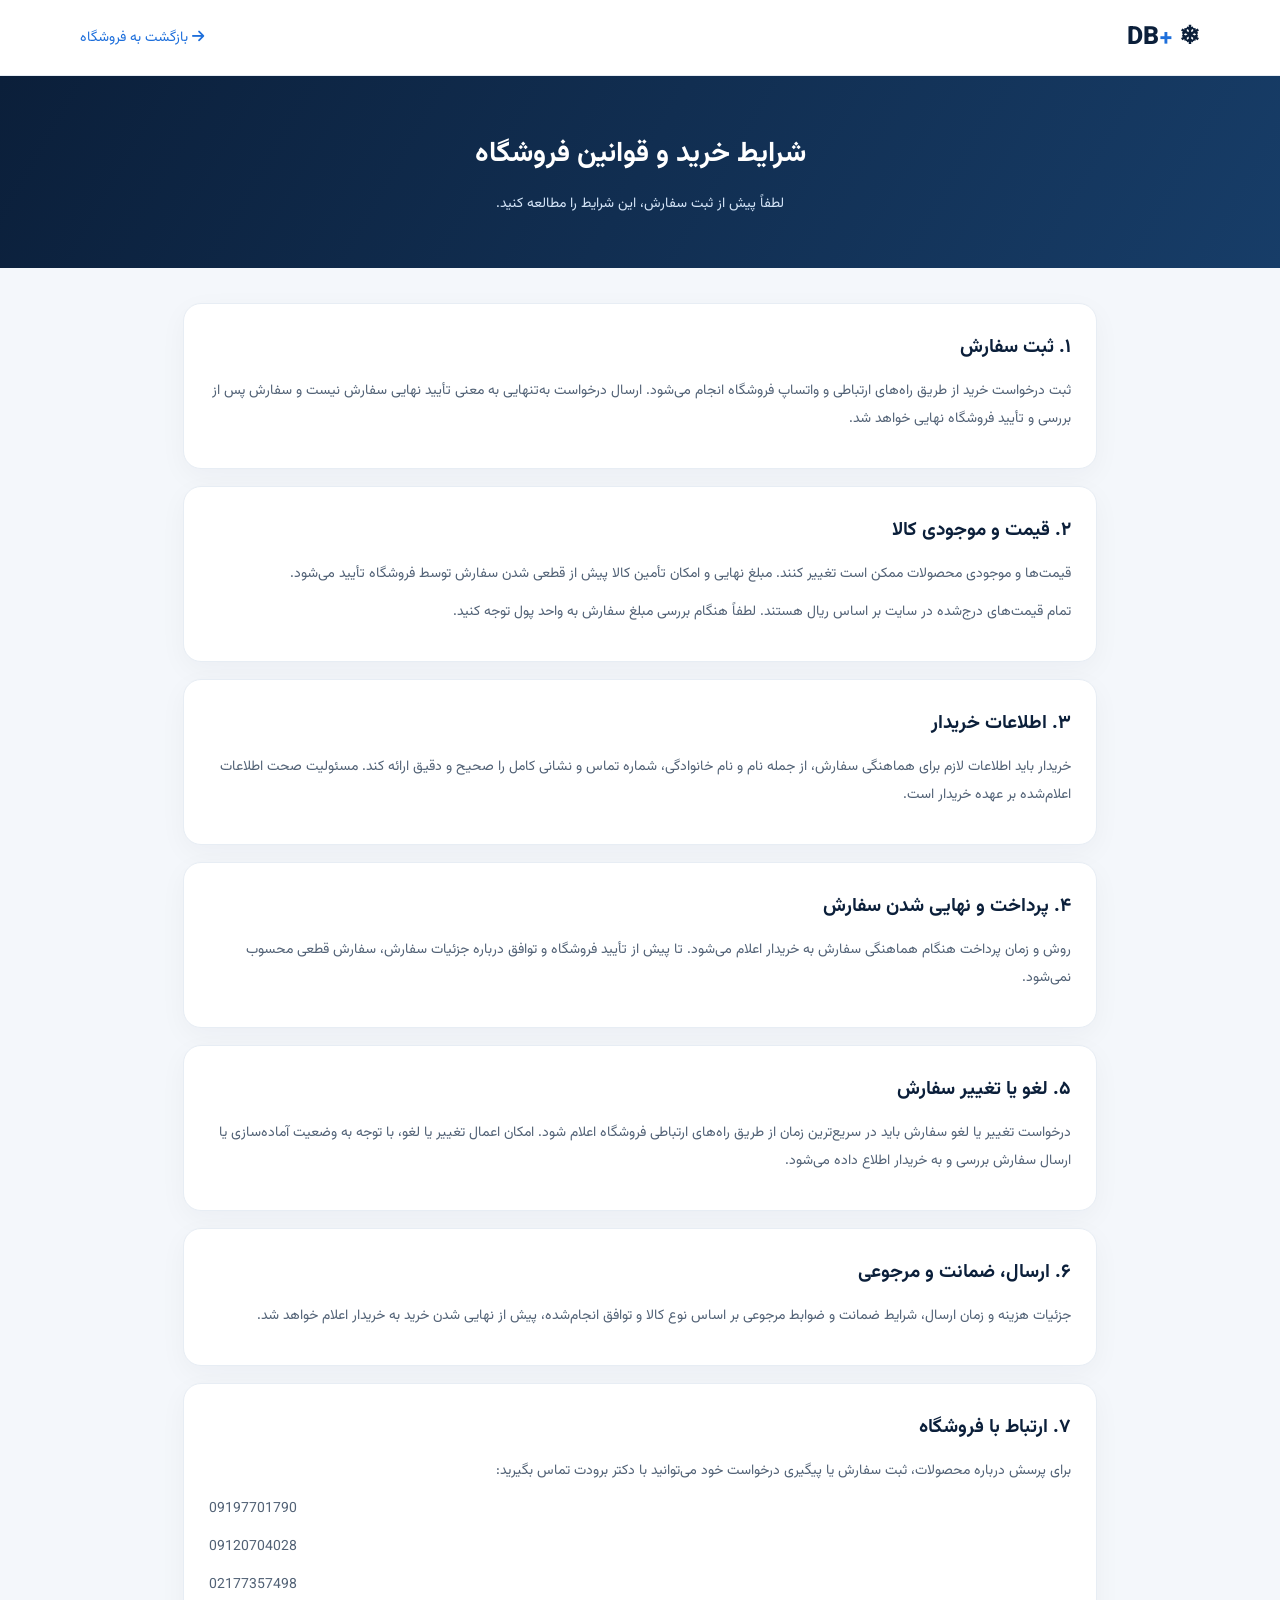
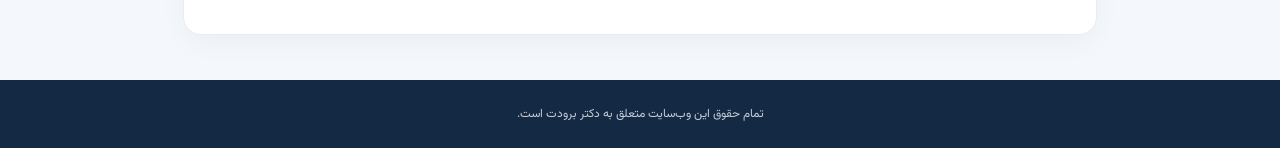
<file: terms.html>
<!DOCTYPE html>
<html lang="fa" dir="rtl">
<head>
<meta charset="UTF-8">
<meta name="viewport" content="width=device-width, initial-scale=1">
<meta name="theme-color" content="#0B1F3A">
<title>شرایط خرید و قوانین فروشگاه | دکتر برودت</title>
<meta name="description" content="شرایط ثبت سفارش و قوانین خرید از فروشگاه دکتر برودت.">
<link rel="stylesheet" href="https://fonts.googleapis.com/css2?family=Vazirmatn:wght@300;400;500;600;700;800&display=swap">
<link rel="stylesheet" href="https://cdnjs.cloudflare.com/ajax/libs/font-awesome/6.5.2/css/all.min.css">
<style>
*{box-sizing:border-box}
body{margin:0;font-family:Vazirmatn,Tahoma,sans-serif;background:#f4f7fb;color:#172b43;line-height:2}
a{text-decoration:none;color:inherit}
.header{height:76px;background:#fff;border-bottom:1px solid #e7edf4;display:flex;align-items:center;padding:0 max(5%,calc((100% - 1120px)/2));justify-content:space-between}
.logo{font-size:25px;font-weight:800;color:#0b1f3a;direction:ltr}
.logo span{color:#1e6fdb}
.header a.back{font-size:14px;color:#1e6fdb}
.hero{background:linear-gradient(120deg,#0b1f3a,#173d68);color:white;padding:50px 20px;text-align:center}
.hero h1{font-size:28px;margin:0 0 8px}
.hero p{margin:0;color:#d5e5f8;font-size:14px}
.container{max-width:950px;margin:35px auto;padding:0 18px}
.panel{background:white;border:1px solid #e7edf4;border-radius:18px;padding:25px;margin-bottom:17px;box-shadow:0 8px 28px #1022380a}
h2{font-size:19px;color:#0b1f3a;margin:0 0 10px}
p{margin:0 0 10px;color:#526276;font-size:14px}
li{color:#526276;font-size:14px;margin:5px 0}
footer{background:#142943;color:#c3ccd8;text-align:center;padding:22px 12px;font-size:12px;margin-top:45px}
@media(max-width:600px){.hero{padding:38px 16px}.hero h1{font-size:23px}.panel{padding:19px}.header{padding:0 18px}}
</style>
</head>
<body>
<header class="header">
<a class="logo" href="/">DB<span>+</span> ❄</a>
<a class="back" href="/"><i class="fa-solid fa-arrow-right"></i> بازگشت به فروشگاه</a>
</header>
<section class="hero">
<h1>شرایط خرید و قوانین فروشگاه</h1>
<p>لطفاً پیش از ثبت سفارش، این شرایط را مطالعه کنید.</p>
</section>
<main class="container">
<section class="panel">
<h2>۱. ثبت سفارش</h2>
<p>ثبت درخواست خرید از طریق راه‌های ارتباطی و واتساپ فروشگاه انجام می‌شود. ارسال درخواست به‌تنهایی به معنی تأیید نهایی سفارش نیست و سفارش پس از بررسی و تأیید فروشگاه نهایی خواهد شد.</p>
</section>
<section class="panel">
<h2>۲. قیمت و موجودی کالا</h2>
<p>قیمت‌ها و موجودی محصولات ممکن است تغییر کنند. مبلغ نهایی و امکان تأمین کالا پیش از قطعی شدن سفارش توسط فروشگاه تأیید می‌شود.</p>
<p>تمام قیمت‌های درج‌شده در سایت بر اساس ریال هستند. لطفاً هنگام بررسی مبلغ سفارش به واحد پول توجه کنید.</p>
</section>
<section class="panel">
<h2>۳. اطلاعات خریدار</h2>
<p>خریدار باید اطلاعات لازم برای هماهنگی سفارش، از جمله نام و نام خانوادگی، شماره تماس و نشانی کامل را صحیح و دقیق ارائه کند. مسئولیت صحت اطلاعات اعلام‌شده بر عهده خریدار است.</p>
</section>
<section class="panel">
<h2>۴. پرداخت و نهایی شدن سفارش</h2>
<p>روش و زمان پرداخت هنگام هماهنگی سفارش به خریدار اعلام می‌شود. تا پیش از تأیید فروشگاه و توافق درباره جزئیات سفارش، سفارش قطعی محسوب نمی‌شود.</p>
</section>
<section class="panel">
<h2>۵. لغو یا تغییر سفارش</h2>
<p>درخواست تغییر یا لغو سفارش باید در سریع‌ترین زمان از طریق راه‌های ارتباطی فروشگاه اعلام شود. امکان اعمال تغییر یا لغو، با توجه به وضعیت آماده‌سازی یا ارسال سفارش بررسی و به خریدار اطلاع داده می‌شود.</p>
</section>
<section class="panel">
<h2>۶. ارسال، ضمانت و مرجوعی</h2>
<p>جزئیات هزینه و زمان ارسال، شرایط ضمانت و ضوابط مرجوعی بر اساس نوع کالا و توافق انجام‌شده، پیش از نهایی شدن خرید به خریدار اعلام خواهد شد.</p>
</section>
<section class="panel">
<h2>۷. ارتباط با فروشگاه</h2>
<p>برای پرسش درباره محصولات، ثبت سفارش یا پیگیری درخواست خود می‌توانید با دکتر برودت تماس بگیرید:</p>
<p dir="ltr">09197701790</p>
<p dir="ltr">09120704028</p>
<p dir="ltr">02177357498</p>
</section>
</main>
<footer>تمام حقوق این وب‌سایت متعلق به دکتر برودت است.</footer>
</body>
</html>
</file>
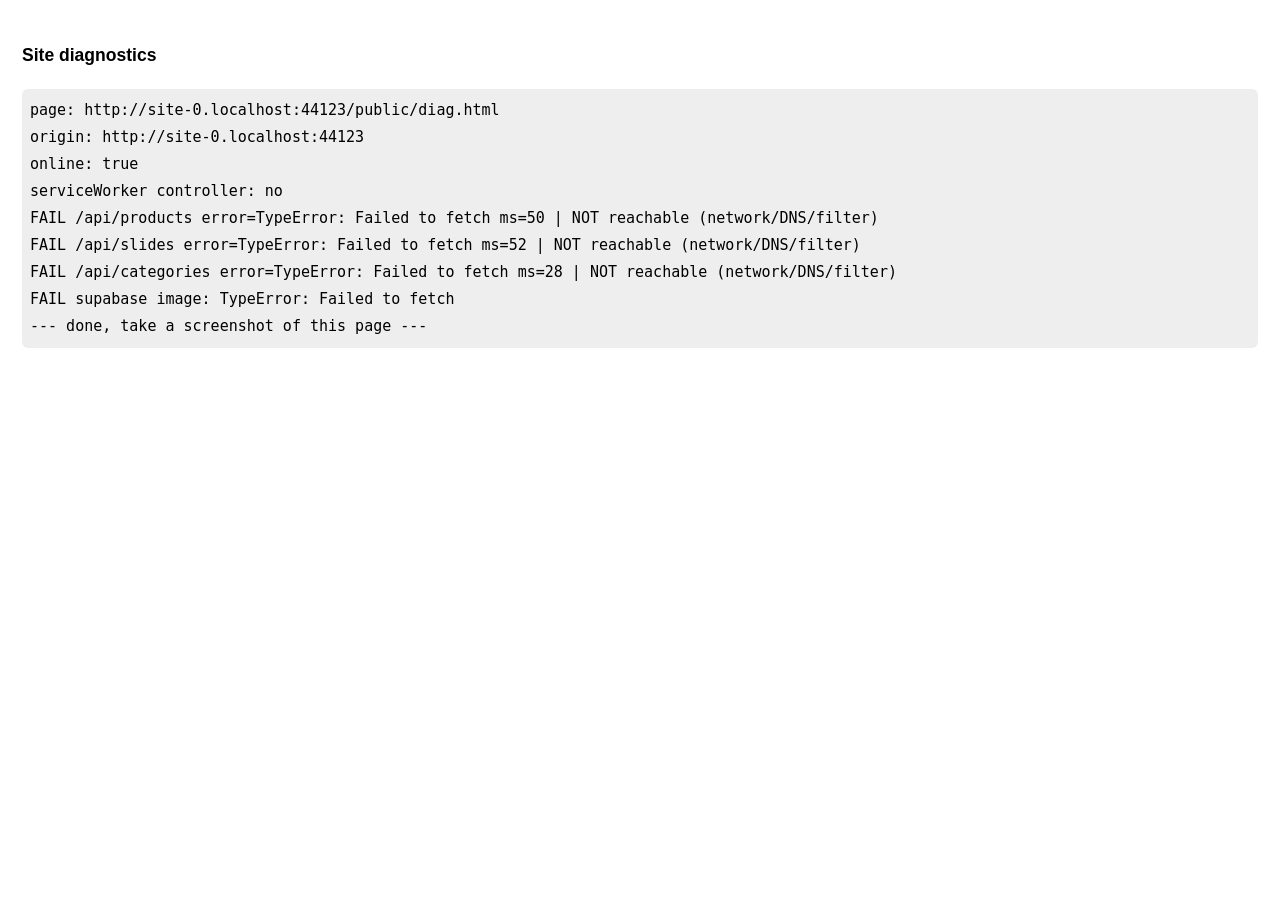
<file: public/diag.html>
<!doctype html>
<html lang="fa" dir="rtl"><head><meta charset="utf-8">
<meta name="viewport" content="width=device-width,initial-scale=1">
<meta name="robots" content="noindex">
<title>diag</title>
<style>body{font:15px/1.8 sans-serif;padding:14px;direction:ltr;text-align:left}pre{white-space:pre-wrap;word-break:break-all;background:#eee;padding:8px;border-radius:6px}</style>
</head><body>
<h3>Site diagnostics</h3>
<pre id="out">running...</pre>
<script>
const API = 'https://borodat-panel.onrender.com';
const out = document.getElementById('out');
const lines = [];
const log = t => { lines.push(t); out.textContent = lines.join('\n'); };
log('page: ' + location.href);
log('origin: ' + location.origin);
log('online: ' + navigator.onLine);
log('serviceWorker controller: ' + (navigator.serviceWorker && navigator.serviceWorker.controller ? 'YES' : 'no'));
(async () => {
  for (const path of ['/api/products', '/api/slides', '/api/categories']) {
    const t0 = Date.now();
    try {
      const r = await fetch(API + path, { cache: 'no-store' });
      const text = await r.text();
      let ok = false; try { ok = JSON.parse(text).success === true; } catch (e) {}
      log('OK  ' + path + ' status=' + r.status + ' json_success=' + ok + ' ms=' + (Date.now()-t0));
    } catch (e) {
      let net = 'unknown';
      try { await fetch(API + path, { mode: 'no-cors', cache: 'no-store' }); net = 'reachable (so CORS is blocking)'; } catch (e2) { net = 'NOT reachable (network/DNS/filter)'; }
      log('FAIL ' + path + ' error=' + e.name + ': ' + e.message + ' ms=' + (Date.now()-t0) + ' | ' + net);
    }
  }
  try {
    const t0 = Date.now();
    await fetch('https://ghizwjxqhqhwucfonkca.supabase.co/storage/v1/object/public/products/products/f8d4271e-7b31-4840-a5fa-600bedc6ad55_1000115951.jpg', { mode: 'no-cors', cache: 'no-store' });
    log('OK  supabase image reachable ms=' + (Date.now()-t0));
  } catch (e) { log('FAIL supabase image: ' + e.name + ': ' + e.message); }
  log('--- done, take a screenshot of this page ---');
})();
</script></body></html>
</file>
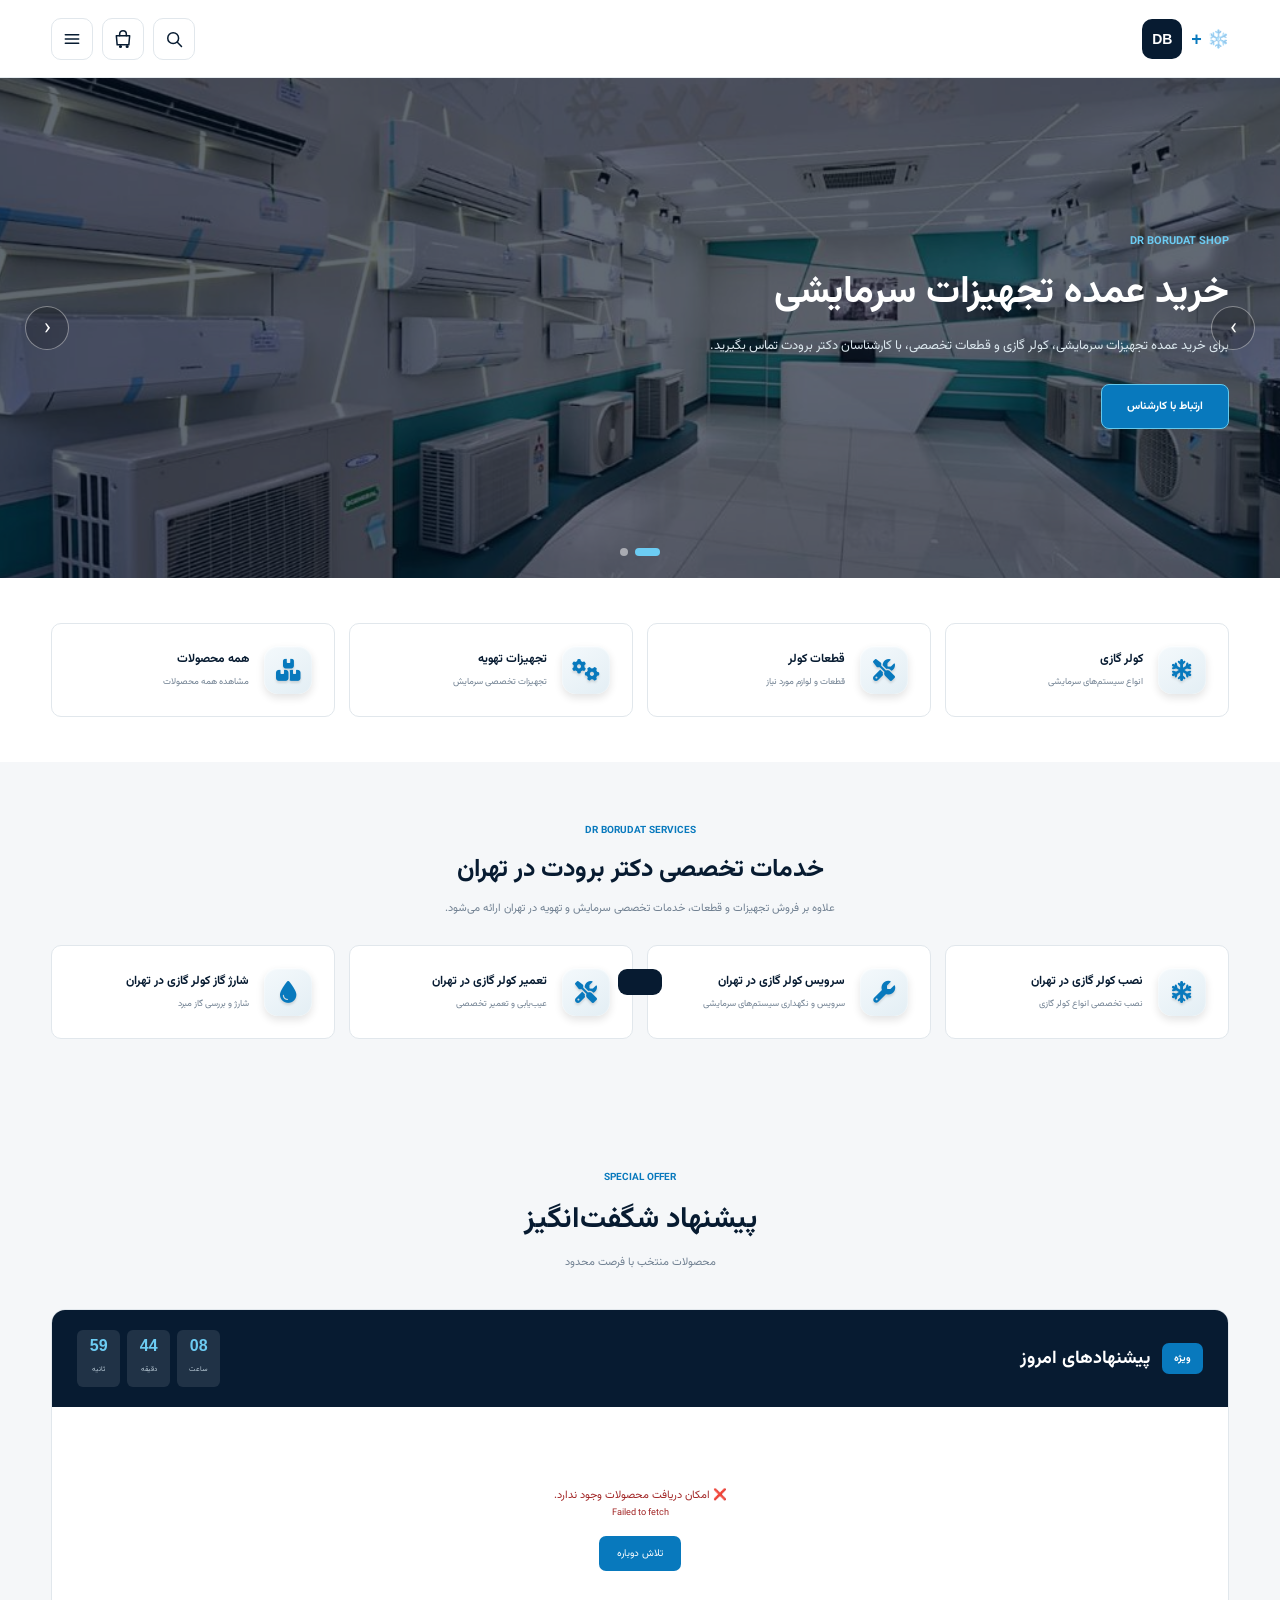
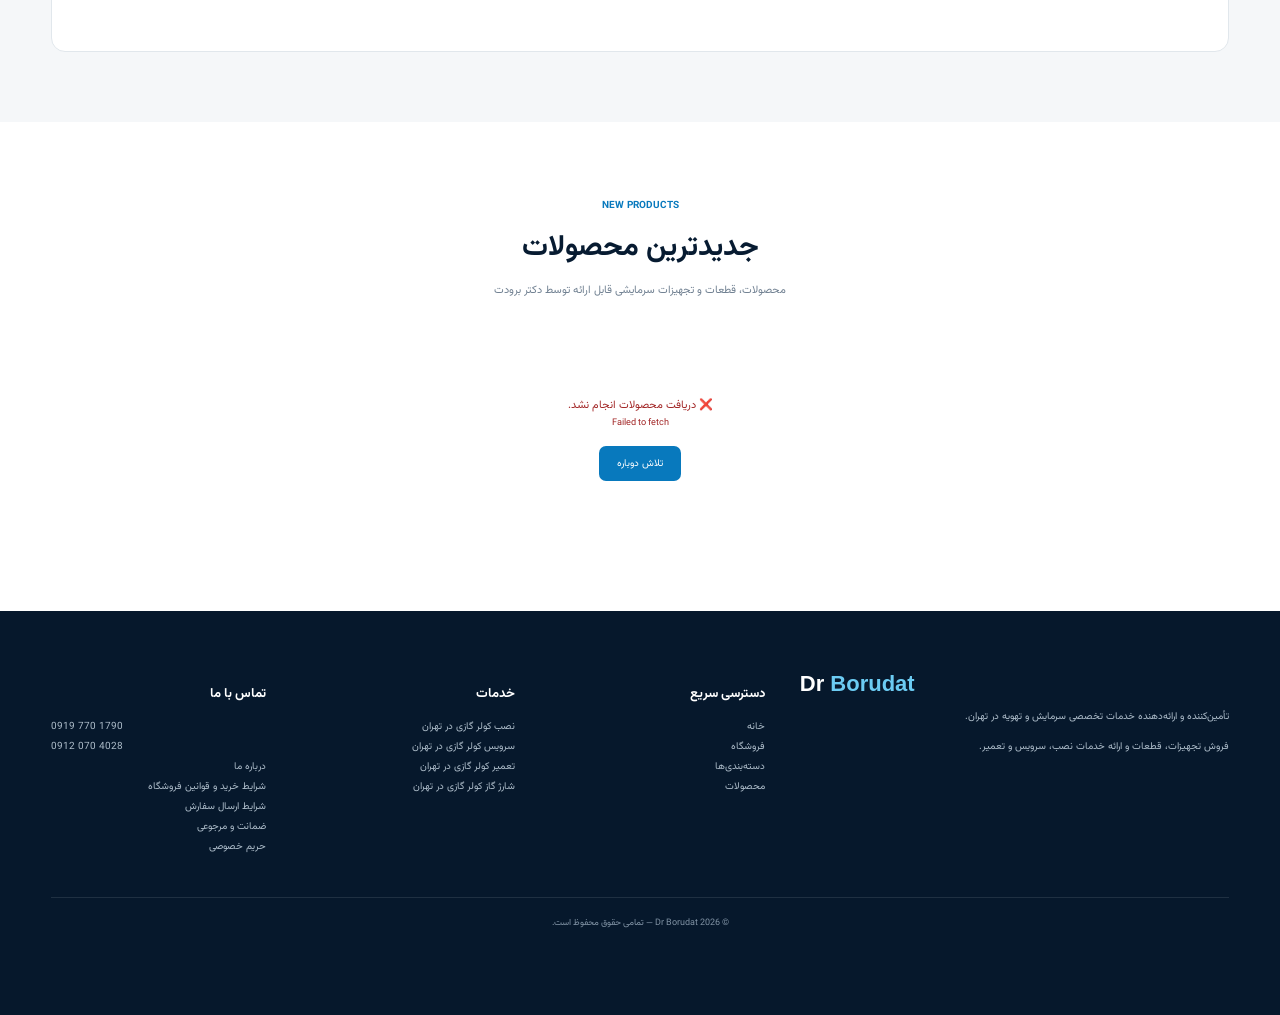
<file: public/shop.html>
<!doctype html>
<html lang="fa" dir="rtl">
<head>

<meta charset="UTF-8">

<meta name="viewport" content="width=device-width,initial-scale=1.0">

<title>فروشگاه تجهیزات و قطعات کولر گازی | دکتر برودت</title>

<meta name="description" content="فروشگاه دکتر برودت؛ عرضه تجهیزات سرمایشی، کولر گازی و قطعات کولر. دریافت مشاوره خرید و خدمات تخصصی نصب، سرویس، تعمیر و شارژ گاز کولر گازی در تهران.">

<meta name="keywords" content="فروشگاه کولر گازی، خرید کولر گازی، قطعات کولر گازی، تجهیزات تهویه، تجهیزات سرمایشی، دکتر برودت، نصب کولر گازی تهران، تعمیر کولر گازی تهران">

<meta name="robots" content="index,follow,max-image-preview:large">

<link rel="canonical" href="https://drborudat.ir/shop.html">

<meta property="og:type" content="website">
<meta property="og:locale" content="fa_IR">
<meta property="og:title" content="فروشگاه تجهیزات و قطعات کولر گازی | دکتر برودت">
<meta property="og:description" content="فروش تجهیزات سرمایشی، کولر گازی و قطعات تخصصی به همراه خدمات نصب، سرویس، تعمیر و شارژ گاز کولر گازی در تهران.">
<meta property="og:url" content="https://drborudat.ir/shop.html">
<meta property="og:site_name" content="دکتر برودت">

<meta name="twitter:card" content="summary_large_image">
<meta name="twitter:title" content="فروشگاه تجهیزات و قطعات کولر گازی | دکتر برودت">
<meta name="twitter:description" content="فروش تجهیزات سرمایشی و قطعات کولر گازی و دریافت خدمات تخصصی دکتر برودت در تهران.">

<style>
@font-face{
  font-family:'Vazirmatn';
  src:url('./fonts/Vazirmatn-Bold.woff2') format('woff2');
  font-weight:700;
  font-style:normal;
  font-display:swap;
}

@font-face{
  font-family:'Vazirmatn';
  src:url('./fonts/Vazirmatn-Regular.woff2') format('woff2');
  font-weight:400;
  font-style:normal;
  font-display:swap;
}


*{
box-sizing:border-box
}

html{
scroll-behavior:smooth
}

body{
margin:0;
font-family:'Vazirmatn',Tahoma,Arial,sans-serif;
background:#f5f7f9;
color:#102238;
overflow-x:hidden
}

a{
text-decoration:none;
color:inherit
}

button,
input,
textarea{
font-family:inherit
}


/* HEADER */

.header{
height:78px;
background:#fff;
border-bottom:1px solid #e5ebef;
display:flex;
align-items:center;
position:sticky;
top:0;
z-index:1000
}

.header-inner{
width:92%;
max-width:1280px;
margin:auto;
display:flex;
align-items:center
}

.logo{
display:flex;
align-items:center;
gap:9px;
font-family:Arial,sans-serif;
font-size:20px;
font-weight:800;
color:#071b31;
direction:ltr!important;
unicode-bidi:isolate;
white-space:nowrap;
flex-direction:row!important
}

.logo-mark{
width:40px;
height:40px;
border-radius:10px;
background:#071b31;
display:flex;
align-items:center;
justify-content:center;
color:#fff;
font-family:Arial,sans-serif;
font-size:14px;
font-weight:900;
direction:ltr!important;
unicode-bidi:isolate;
white-space:nowrap;
flex-shrink:0
}

.logo-plus{
font-size:18px;
color:#0879bd;
direction:ltr!important;
unicode-bidi:isolate
}

.header-tools{
margin-right:auto;
display:flex;
align-items:center;
gap:9px
}

.header-icon{
width:42px;
height:42px;
border:1px solid #e1e7ec;
border-radius:10px;
background:#fff;
display:flex;
align-items:center;
justify-content:center;
cursor:pointer;
padding:0;
position:relative
}

.header-icon:hover{
background:#f5f9fb;
border-color:#0879bd
}

.icon-svg{
width:20px;
height:20px;
fill:none;
stroke:#071b31;
stroke-width:1.8;
stroke-linecap:round;
stroke-linejoin:round
}

.cart-count{
position:absolute;
top:-5px;
left:-5px;
min-width:18px;
height:18px;
padding:0 4px;
border-radius:20px;
background:#0879bd;
color:#fff;
font-size:8px;
display:none;
align-items:center;
justify-content:center;
font-family:Arial,sans-serif
}

.cart-count.show{
display:flex
}


/* MENU */

.menu-panel{
display:none;
position:absolute;
top:78px;
right:0;
left:0;
background:#fff;
border-bottom:1px solid #e4e9ed;
box-shadow:0 20px 45px rgba(7,27,49,.12)
}

.menu-panel.open{
display:block
}

.menu-inner{
width:92%;
max-width:1280px;
margin:auto;
padding:22px 0;
display:grid;
grid-template-columns:repeat(6,1fr);
gap:10px
}

.menu-item{
padding:18px 14px;
border:1px solid #e4e9ed;
border-radius:8px;
font-size:11px;
font-weight:bold;
color:#253c50;
text-align:center
}

.menu-item:hover{
background:#071b31;
color:#fff
}


/* SLIDER */

.slider{
position:relative;
height:500px;
overflow:hidden;
background:#071b31
}

.slide{
position:absolute;
inset:0;
opacity:0;
visibility:hidden;
transition:opacity .7s ease,visibility .7s ease
}

.slide.active{
opacity:1;
visibility:visible
}

.slide img{
position:absolute;
inset:0;
width:100%;
height:100%;
object-fit:cover;
transform:scale(1.02);
transition:transform 6s ease
}

.slide.active img{
transform:scale(1.07)
}

.slide-overlay{
position:absolute;
inset:0;
background:rgba(3,16,31,.62)
}

.slide-content{
position:relative;
z-index:2;
height:100%;
width:92%;
max-width:1280px;
margin:auto;
display:flex;
align-items:center
}

.slide-text{
color:#fff;
max-width:590px
}

.slide-tag{
display:inline-block;
color:#6cccf3;
font-size:11px;
font-weight:bold;
margin-bottom:14px
}

.slide-text h1{
font-size:38px;
line-height:1.5;
margin:0 0 12px
}

.slide-text p{
font-size:13px;
line-height:2;
color:#dbe7ee;
margin:0 0 25px
}

.slide-button{
display:inline-flex;
align-items:center;
justify-content:center;
padding:13px 25px;
border-radius:8px;
background:#0879bd;
border:1px solid #65c9ed;
color:#fff;
font-size:11px;
font-weight:bold
}

.slide-button:hover{
background:#071b31
}

.slider-arrow{
position:absolute;
z-index:5;
top:50%;
transform:translateY(-50%);
width:44px;
height:44px;
border-radius:50%;
border:1px solid rgba(255,255,255,.4);
background:rgba(0,0,0,.2);
color:#fff;
display:flex;
align-items:center;
justify-content:center;
font-size:23px;
cursor:pointer
}

.slider-arrow:hover{
background:rgba(8,121,189,.8)
}

.slider-arrow.prev{
right:25px
}

.slider-arrow.next{
left:25px
}

.slider-dots{
position:absolute;
z-index:6;
bottom:22px;
left:0;
right:0;
display:flex;
justify-content:center;
gap:7px
}

.slider-dot{
width:8px;
height:8px;
border-radius:50%;
border:0;
padding:0;
background:rgba(255,255,255,.5);
cursor:pointer
}

.slider-dot.active{
width:25px;
border-radius:8px;
background:#6cccf3
}


/* GENERAL */

.container{
width:92%;
max-width:1280px;
margin:auto
}

section{
padding:70px 0
}

.heading{
text-align:center;
margin-bottom:38px
}

.heading small{
color:#0879bd;
font-size:10px;
font-weight:bold
}

.heading h2{
font-size:29px;
color:#071b31;
margin:8px 0
}

.heading p{
font-size:11px;
color:#718192
}


/* CATEGORIES */

.categories{
background:#fff;
padding:45px 0
}

.category-grid{
display:grid;
grid-template-columns:repeat(4,1fr);
gap:14px
}

.category{
background:#fff;
border:1px solid #e1e7ec;
border-radius:10px;
padding:22px;
display:flex;
align-items:center;
gap:15px;
transition:.25s;
cursor:pointer
}

.category:hover{
transform:translateY(-3px);
box-shadow:0 12px 30px rgba(7,27,49,.08)
}

.category-icon{
width:48px;
height:48px;
border-radius:14px;
display:flex;
align-items:center;
justify-content:center;
background:linear-gradient(145deg,#f4f9fc,#e3eef4);
box-shadow:
0 4px 9px rgba(0,0,0,.11),
inset 0 1px 2px rgba(255,255,255,.95);
color:#0879bd;
font-size:22px;
overflow:hidden;
flex-shrink:0;
transition:transform .2s ease,box-shadow .2s ease;
}

.category-icon i{
display:block;
font-size:22px;
line-height:1;
filter:drop-shadow(0 2px 1px rgba(0,0,0,.13));
}

.category:hover .category-icon{
transform:translateY(-2px) scale(1.04);
box-shadow:
0 6px 12px rgba(0,0,0,.15),
inset 0 1px 2px rgba(255,255,255,.95);
}

.category h3{
font-size:12px;
color:#071b31;
margin:0 0 6px
}

.category p{
font-size:9px;
color:#718192;
margin:0;
line-height:1.8
}

.category.active{
border-color:#0879bd;
background:#f5fbfe
}


/* SEO LINKS */

.shop-seo-links{
background:#f5f7f9;
padding:55px 0
}

.shop-seo-links .heading{
margin-bottom:28px
}

.shop-seo-links .heading h2{
font-size:25px
}

.shop-seo-links .category{
background:#fff;
cursor:pointer
}


/* SPECIAL */

.special{
background:#f5f7f9
}

.special-box{
background:#fff;
border:1px solid #e1e7ec;
border-radius:14px;
overflow:hidden
}

.special-head{
background:#071b31;
color:#fff;
padding:20px 25px;
display:flex;
align-items:center;
justify-content:space-between;
gap:20px
}

.special-title{
display:flex;
align-items:center;
gap:12px
}

.special-badge{
background:#0879bd;
border-radius:7px;
padding:8px 12px;
font-size:10px;
font-weight:bold
}

.special-head h2{
font-size:18px;
margin:0
}

.countdown{
display:flex;
align-items:center;
gap:7px
}

.time-box{
min-width:43px;
padding:7px 5px;
border-radius:6px;
background:rgba(255,255,255,.1);
text-align:center
}

.time-box strong{
display:block;
font-family:Arial,sans-serif;
font-size:16px;
color:#6cccf3
}

.time-box span{
font-size:7px;
color:#b9cad6
}

.special-products{
display:grid;
grid-template-columns:repeat(4,1fr);
gap:14px;
padding:20px
}

.deal-card{
border:1px solid #e1e7ec;
border-radius:9px;
overflow:hidden;
background:#fff;
transition:.25s
}

.deal-card:hover{
transform:translateY(-4px);
box-shadow:0 12px 30px rgba(7,27,49,.08)
}

.deal-image{
height:160px;
background:linear-gradient(135deg,#edf7fb,#dcecf2);
display:flex;
align-items:center;
justify-content:center;
font-size:55px;
overflow:hidden
}

.deal-image img{
width:100%;
height:100%;
object-fit:cover
}

.deal-info{
padding:14px
}

.deal-info small{
color:#0879bd;
font-size:8px
}

.deal-info h3{
font-size:12px;
color:#071b31;
margin:7px 0
}

.deal-price{
display:flex;
align-items:center;
justify-content:space-between;
margin-top:12px
}

.deal-price strong{
font-family:Arial,sans-serif;
font-size:13px;
color:#071b31
}

.deal-price span{
font-size:8px;
color:#718192
}

.cart-btn{
margin-top:12px;
width:100%;
border:0;
border-radius:7px;
padding:10px;
background:#0879bd;
color:#fff;
font-size:9px;
font-weight:bold;
cursor:pointer
}

.cart-btn:hover{
background:#071b31
}


/* PRODUCTS */

.products{
background:#fff
}

.product-grid{
display:grid;
grid-template-columns:repeat(4,1fr);
gap:17px
}

.product{
background:#fff;
border:1px solid #e1e7ec;
border-radius:10px;
overflow:hidden;
transition:.25s
}

.product:hover{
transform:translateY(-4px);
box-shadow:0 12px 30px rgba(7,27,49,.08)
}

.product-image{
height:190px;
background:linear-gradient(135deg,#edf7fb,#dcecf2);
display:flex;
align-items:center;
justify-content:center;
font-size:60px;
overflow:hidden
}

.product-image img{
width:100%;
height:100%;
object-fit:cover
}

.product-info{
padding:18px
}

.product-info small{
font-size:9px;
color:#0879bd
}

.product-info h3{
font-size:13px;
color:#071b31;
margin:8px 0
}

.product-info p{
font-size:9px;
color:#718192;
line-height:1.9;
min-height:36px
}

.product-bottom{
display:flex;
align-items:center;
justify-content:space-between;
gap:8px;
margin-top:13px
}

.product-price{
font-size:10px;
font-weight:bold;
color:#071b31
}

.product-cart{
width:38px;
height:34px;
border:0;
border-radius:10px;
display:flex;
align-items:center;
justify-content:center;
background:linear-gradient(145deg,#f1f8fc,#dcecf3);
color:#0879bd;
cursor:pointer;
font-size:16px;
box-shadow:
0 3px 7px rgba(0,0,0,.12),
inset 0 1px 2px rgba(255,255,255,.95);
transition:transform .2s ease,box-shadow .2s ease,background .2s ease;
}

.product-cart i{
display:block;
line-height:1;
filter:drop-shadow(0 2px 1px rgba(0,0,0,.13));
}

.product-cart:hover{
background:linear-gradient(145deg,#e7f4fa,#cfe6ef);
color:#075f93;
transform:translateY(-2px) scale(1.04);
box-shadow:
0 6px 11px rgba(0,0,0,.15),
inset 0 1px 2px rgba(255,255,255,.95);
}

.empty-products,
.products-status{
grid-column:1/-1;
text-align:center;
padding:60px 20px;
color:#81909d;
font-size:11px
}

.products-status.error{
color:#a22626
}

.retry-btn{
margin-top:15px;
border:0;
border-radius:7px;
padding:10px 18px;
background:#0879bd;
color:#fff;
font-size:10px;
cursor:pointer
}


/* CART */

.modal{
display:none;
position:fixed;
inset:0;
background:rgba(3,16,31,.55);
z-index:10000;
align-items:center;
justify-content:center;
padding:15px
}

.modal.open{
display:flex
}

.modal-box{
width:100%;
max-width:520px;
max-height:94vh;
overflow:auto;
background:#fff;
border-radius:14px;
box-shadow:0 25px 70px rgba(0,0,0,.25)
}

.modal-header{
padding:18px 20px;
background:#071b31;
color:#fff;
display:flex;
align-items:center;
justify-content:space-between
}

.modal-header h3{
margin:0;
font-size:14px
}

.modal-close{
width:32px;
height:32px;
border:0;
border-radius:7px;
background:rgba(255,255,255,.1);
color:#fff;
cursor:pointer;
font-size:18px
}

.cart-items{
padding:15px 20px
}

.cart-item{
display:flex;
align-items:center;
gap:12px;
padding:12px 0;
border-bottom:1px solid #edf1f4
}

.cart-item-image{
width:55px;
height:55px;
border-radius:8px;
background:#edf7fb;
display:flex;
align-items:center;
justify-content:center;
overflow:hidden;
font-size:25px;
flex-shrink:0
}

.cart-item-image img{
width:100%;
height:100%;
object-fit:cover
}

.cart-item-info{
flex:1
}

.cart-item-info strong{
display:block;
font-size:11px;
margin-bottom:5px
}

.cart-item-info small{
font-size:9px;
color:#718192
}

.qty-controls{
display:flex;
align-items:center;
gap:5px
}

.qty-controls button{
width:25px;
height:25px;
border:1px solid #dce5eb;
background:#fff;
border-radius:5px;
cursor:pointer
}

.qty-controls button:hover{
background:#edf7fb
}

.qty-controls span{
min-width:20px;
text-align:center;
font-size:10px
}

.remove-item{
border:0;
background:none;
color:#c0392b;
cursor:pointer;
font-size:10px
}

.cart-empty{
padding:45px 20px;
text-align:center;
color:#81909d;
font-size:11px
}

.cart-footer{
padding:18px 20px;
border-top:1px solid #edf1f4
}

.cart-total{
display:flex;
justify-content:space-between;
font-size:12px;
font-weight:bold;
margin-bottom:15px
}


/* ORDER FORM */

.order-form{
display:grid;
gap:9px
}

.order-form label{
font-size:9px;
color:#53697b;
font-weight:bold;
margin-top:2px
}

.order-form input,
.order-form textarea{
width:100%;
padding:11px;
border:1px solid #dce5eb;
border-radius:7px;
outline:none;
font-family:inherit;
font-size:10px;
background:#fff;
color:#102238
}

.order-form input:focus,
.order-form textarea:focus{
border-color:#0879bd;
box-shadow:0 0 0 2px rgba(8,121,189,.08)
}

.order-form textarea{
min-height:78px;
resize:vertical;
line-height:1.8
}

.order-submit{
border:0;
background:#0879bd;
color:#fff;
border-radius:7px;
padding:12px;
cursor:pointer;
font-size:10px;
font-weight:bold;
margin-top:4px
}

.order-submit:hover{
background:#071b31
}

.order-submit:disabled{
opacity:.6;
cursor:not-allowed
}

.order-message{
display:none;
padding:10px;
border-radius:7px;
font-size:9px;
margin-top:9px;
line-height:1.8
}

.order-message.show{
display:block
}

.order-message.success{
background:#e9f8ef;
color:#176b3b
}

.order-message.error{
background:#fff0f0;
color:#a22626
}


/* FOOTER */

footer{
background:#06182c;
color:#fff;
padding:60px 0 85px
}

.footer-grid{
display:grid;
grid-template-columns:2fr 1fr 1fr 1fr;
gap:35px
}

.footer-logo{
font-family:Arial,sans-serif;
font-size:22px;
font-weight:bold;
direction:ltr;
unicode-bidi:isolate
}

.footer-logo span{
color:#6cccf3
}

footer h3{
font-size:13px
}

footer p,
footer a{
color:#aebdca;
font-size:10px;
line-height:2;
display:block
}

footer a:hover{
color:#6cccf3
}

.copyright{
border-top:1px solid rgba(255,255,255,.1);
margin-top:40px;
padding-top:18px;
text-align:center;
color:#8193a5;
font-size:9px
}


/* MOBILE */

.mobile-bar{
display:none
}

.cart-message{
position:fixed;
left:50%;
bottom:25px;
transform:translate(-50%,120px);
background:#071b31;
color:#fff;
padding:13px 22px;
border-radius:9px;
font-size:10px;
z-index:9999;
transition:.3s;
white-space:nowrap
}

.cart-message.show{
transform:translate(-50%,0)
}


/* RESPONSIVE */

@media(max-width:900px){

.header{
height:68px
}

.menu-panel{
top:68px
}

.menu-inner{
grid-template-columns:1fr 1fr
}

.slider{
height:450px
}

.slide-text h1{
font-size:30px
}

.category-grid{
grid-template-columns:1fr 1fr
}

.special-products{
grid-template-columns:1fr 1fr
}

.product-grid{
grid-template-columns:1fr 1fr
}

.footer-grid{
grid-template-columns:1fr 1fr
}

.mobile-bar{
position:fixed;
right:0;
left:0;
bottom:0;
height:68px;
background:#fff;
border-top:1px solid #dfe6eb;
display:flex;
z-index:9990;
box-shadow:0 -10px 30px rgba(0,0,0,.1)
}

.mobile-bar a{
flex:1;
display:flex;
flex-direction:column;
align-items:center;
justify-content:center;
gap:2px;
font-size:9px;
color:#53697b
}

.mobile-bar a.active{
color:#0879bd
}

.mobile-bar span{
font-size:21px;
height:27px;
display:flex;
align-items:center
}

}


@media(max-width:500px){

.logo{
font-size:17px
}

.logo-mark{
width:35px;
height:35px;
font-size:13px
}

.logo-plus{
font-size:16px
}

.header-icon{
width:38px;
height:38px
}

.slider{
height:470px
}

.slide-content{
align-items:center;
text-align:center;
justify-content:center
}

.slide-text{
max-width:100%
}

.slide-text h1{
font-size:27px
}

.slide-text p{
font-size:10px
}

.slide-button{
font-size:9px;
padding:12px 20px
}

.slider-arrow{
width:36px;
height:36px;
font-size:19px
}

.slider-arrow.prev{
right:12px
}

.slider-arrow.next{
left:12px
}

.category-grid{
grid-template-columns:1fr 1fr;
gap:9px
}

.category{
padding:13px;
display:block;
text-align:center
}

.category-icon{
margin:0 auto 8px
}

.category h3{
font-size:10px
}

.category p{
font-size:8px
}

section{
padding:55px 0
}

.heading h2{
font-size:24px
}

.shop-seo-links{
padding:50px 0
}

.shop-seo-links .heading h2{
font-size:22px
}

.shop-seo-links .category{
padding:13px
}

.special-head{
display:block;
text-align:center
}

.special-title{
justify-content:center;
margin-bottom:15px
}

.countdown{
justify-content:center
}

.special-products{
grid-template-columns:1fr 1fr;
padding:12px;
gap:9px
}

.deal-image{
height:125px
}

.deal-info{
padding:10px
}

.deal-info h3{
font-size:10px
}

.deal-price strong{
font-size:10px
}

.product-grid{
grid-template-columns:1fr 1fr;
gap:9px
}

.product-image{
height:135px
}

.product-info{
padding:12px
}

.product-info h3{
font-size:10px
}

.product-info p{
font-size:8px
}

.product-price{
font-size:9px
}

.footer-grid{
grid-template-columns:1fr
}

footer{
padding-bottom:100px
}

.modal-box{
max-height:94vh
}

.cart-item{
flex-wrap:wrap
}

.cart-message{
max-width:90%;
white-space:normal;
text-align:center
}

}

</style>

<link rel="stylesheet" href="fonts/fontawesome/all.min.css">

<style>
.mobile-bar .nav-icon{
  width:38px;
  height:38px;
  border-radius:12px;
  display:flex;
  align-items:center;
  justify-content:center;
  background:linear-gradient(145deg,#ffffff,#eef3f6);
  box-shadow:
    0 3px 7px rgba(0,0,0,.12),
    inset 0 1px 2px rgba(255,255,255,.95);
  transition:transform .2s ease,box-shadow .2s ease,background .2s ease;
}

.mobile-bar .nav-icon i{
  font-size:21px;
  line-height:1;
  display:block;
  filter:drop-shadow(0 2px 1px rgba(0,0,0,.14));
  transition:transform .2s ease,color .2s ease,filter .2s ease;
}

.mobile-bar a:hover .nav-icon,
.mobile-bar a:active .nav-icon{
  transform:translateY(-2px) scale(1.06);
  box-shadow:
    0 6px 12px rgba(0,0,0,.16),
    inset 0 1px 2px rgba(255,255,255,.95);
}

.mobile-bar a:hover .nav-icon i,
.mobile-bar a:active .nav-icon i{
  transform:scale(1.08);
  filter:drop-shadow(0 3px 2px rgba(0,0,0,.18));
}

.mobile-bar .nav-home{
  background:linear-gradient(145deg,#f1f9fd,#dceff8);
}
.mobile-bar .nav-home i{
  color:#0879bd;
}

.mobile-bar .nav-services,
.mobile-bar .nav-categories{
  background:linear-gradient(145deg,#f7f4fc,#e9e2f6);
}
.mobile-bar .nav-services i,
.mobile-bar .nav-categories i{
  color:#71608f;
}

.mobile-bar .nav-shop{
  background:linear-gradient(145deg,#fff8ee,#f8ead5);
}
.mobile-bar .nav-shop i{
  color:#d58a32;
  text-shadow:1px 1px 0 #f0c995;
}

.mobile-bar .nav-products{
  background:linear-gradient(145deg,#effafa,#d9f0f1);
}
.mobile-bar .nav-products i{
  color:#218fa0;
}

.mobile-bar .nav-phone{
  background:linear-gradient(145deg,#f1faf5,#dcefe5);
}
.mobile-bar .nav-phone i{
  color:#3f8a69;
}

.mobile-bar a.active .nav-icon{
  box-shadow:
    0 5px 11px rgba(8,121,189,.18),
    inset 0 1px 2px rgba(255,255,255,.95);
}

.mobile-bar a.active .nav-icon i{
  filter:drop-shadow(0 2px 2px rgba(8,121,189,.22));
}
</style>

</head>


<body>


<header class="header">

<div class="header-inner">

<a href="/" class="logo" dir="ltr" aria-label="دکتر برودت">

<div class="logo-mark">DB</div>

<span class="logo-plus">+ ❄️</span>

</a>


<div class="header-tools">


<button
class="header-icon"
type="button"
aria-label="جستجو"
onclick="showSearch()"
>

<svg class="icon-svg" viewBox="0 0 24 24">

<circle cx="11" cy="11" r="6.5"></circle>

<path d="M16 16l5 5"></path>

</svg>

</button>


<button
class="header-icon"
type="button"
aria-label="سبد خرید"
onclick="showCart()"
>

<svg class="icon-svg" viewBox="0 0 24 24">

<path d="M4 8h16l-1 11H5L4 8z"></path>

<path d="M8 8V6a4 4 0 0 1 8 0v2"></path>

<circle cx="9" cy="21" r="1"></circle>

<circle cx="17" cy="21" r="1"></circle>

</svg>

<span
class="cart-count"
id="cartCount"
>0</span>

</button>


<button
class="header-icon"
type="button"
aria-label="منو"
onclick="toggleMenu()"
>

<svg class="icon-svg" viewBox="0 0 24 24">

<path d="M4 7h16"></path>

<path d="M4 12h16"></path>

<path d="M4 17h16"></path>

</svg>

</button>


</div>

</div>


<div class="menu-panel" id="menu">

<div class="menu-inner">

<a class="menu-item" href="/">خانه</a>

<a class="menu-item" href="shop.html">فروشگاه</a>

<a class="menu-item" href="#categories">دسته‌بندی‌ها</a>

<a class="menu-item" href="#special">پیشنهاد ویژه</a>

<a class="menu-item" href="#products">محصولات</a>

<a class="menu-item" href="#contact">تماس با ما</a>

</div>

</div>

</header>



<section class="slider" id="home">

<div class="slide active">

<img
src="IMG_20260826_104130_790.jpg"
alt="فروشگاه تجهیزات سرمایشی و کولر گازی دکتر برودت"
>

<div class="slide-overlay"></div>

<div class="slide-content">

<div class="slide-text">

<span class="slide-tag">
DR BORUDAT SHOP
</span>

<h1>
خرید عمده تجهیزات سرمایشی
</h1>

<p>
برای خرید عمده تجهیزات سرمایشی، کولر گازی و قطعات تخصصی،
با کارشناسان دکتر برودت تماس بگیرید.
</p>

<a
class="slide-button"
href="tel:09197701790"
>
ارتباط با کارشناس
</a>

</div>

</div>

</div>



<div class="slide">

<img
src="IMG_20260826_104132_325.jpg"
alt="قطعات و تجهیزات کولر گازی دکتر برودت"
>

<div class="slide-overlay"></div>

<div class="slide-content">

<div class="slide-text">

<span class="slide-tag">
AIR CONDITIONER PARTS
</span>

<h1>
قطعات کولر گازی
</h1>

<p>
تأمین قطعات و تجهیزات مورد نیاز سیستم‌های سرمایشی
و تهویه مطبوع.
</p>

<a
class="slide-button"
href="#products"
>
مشاهده محصولات
</a>

</div>

</div>

</div>



<button
class="slider-arrow prev"
type="button"
onclick="changeSlide(-1)"
aria-label="قبلی"
>
›
</button>

<button
class="slider-arrow next"
type="button"
onclick="changeSlide(1)"
aria-label="بعدی"
>
‹
</button>



<div class="slider-dots">

<button
class="slider-dot active"
type="button"
onclick="goToSlide(0)"
aria-label="اسلاید اول"
></button>

<button
class="slider-dot"
type="button"
onclick="goToSlide(1)"
aria-label="اسلاید دوم"
></button>

</div>

</section>



<section
class="categories"
id="categories"
>

<div class="container">

<div class="category-grid">


<a
class="category"
href="#products"
data-category="کولر گازی"
>

<div class="category-icon">
<i class="fa-solid fa-snowflake"></i>
</div>

<div>

<h3>
کولر گازی
</h3>

<p>
انواع سیستم‌های سرمایشی
</p>

</div>

</a>



<a
class="category"
href="#products"
data-category="قطعات کولر"
>

<div class="category-icon">
<i class="fa-solid fa-screwdriver-wrench"></i>
</div>

<div>

<h3>
قطعات کولر
</h3>

<p>
قطعات و لوازم مورد نیاز
</p>

</div>

</a>



<a
class="category"
href="#products"
data-category="تجهیزات تهویه"
>

<div class="category-icon">
<i class="fa-solid fa-gears"></i>
</div>

<div>

<h3>
تجهیزات تهویه
</h3>

<p>
تجهیزات تخصصی سرمایش
</p>

</div>

</a>



<a
class="category"
href="#products"
data-category=""
>

<div class="category-icon">
<i class="fa-solid fa-boxes-stacked"></i>
</div>

<div>

<h3>
همه محصولات
</h3>

<p>
مشاهده همه محصولات
</p>

</div>

</a>


</div>

</div>

</section>



<section
class="shop-seo-links"
aria-label="خدمات تخصصی دکتر برودت"
>

<div class="container">

<div class="heading">

<small>
DR BORUDAT SERVICES
</small>

<h2>
خدمات تخصصی دکتر برودت در تهران
</h2>

<p>
علاوه بر فروش تجهیزات و قطعات، خدمات تخصصی سرمایش و تهویه در تهران ارائه می‌شود.
</p>

</div>


<div class="category-grid">


<a
class="category"
href="/"
aria-label="نصب کولر گازی در تهران"
>

<div class="category-icon">
<i class="fa-solid fa-snowflake"></i>
</div>

<div>

<h3>
نصب کولر گازی در تهران
</h3>

<p>
نصب تخصصی انواع کولر گازی
</p>

</div>

</a>



<a
class="category"
href="/"
aria-label="سرویس کولر گازی در تهران"
>

<div class="category-icon">
<i class="fa-solid fa-wrench"></i>
</div>

<div>

<h3>
سرویس کولر گازی در تهران
</h3>

<p>
سرویس و نگهداری سیستم‌های سرمایشی
</p>

</div>

</a>



<a
class="category"
href="/"
aria-label="تعمیر کولر گازی در تهران"
>

<div class="category-icon">
<i class="fa-solid fa-screwdriver-wrench"></i>
</div>

<div>

<h3>
تعمیر کولر گازی در تهران
</h3>

<p>
عیب‌یابی و تعمیر تخصصی
</p>

</div>

</a>



<a
class="category"
href="/"
aria-label="شارژ گاز کولر گازی در تهران"
>

<div class="category-icon">
<i class="fa-solid fa-droplet"></i>
</div>

<div>

<h3>
شارژ گاز کولر گازی در تهران
</h3>

<p>
شارژ و بررسی گاز مبرد
</p>

</div>

</a>


</div>

</div>

</section>



<section
class="special"
id="special"
>

<div class="container">


<div class="heading">

<small>
SPECIAL OFFER
</small>

<h2>
پیشنهاد شگفت‌انگیز
</h2>

<p>
محصولات منتخب با فرصت محدود
</p>

</div>


<div class="special-box">


<div class="special-head">

<div class="special-title">

<div class="special-badge">
ویژه
</div>

<h2>
پیشنهادهای امروز
</h2>

</div>


<div class="countdown">

<div class="time-box">

<strong id="hours">
08
</strong>

<span>
ساعت
</span>

</div>


<div class="time-box">

<strong id="minutes">
45
</strong>

<span>
دقیقه
</span>

</div>


<div class="time-box">

<strong id="seconds">
00
</strong>

<span>
ثانیه
</span>

</div>

</div>

</div>


<div
class="special-products"
id="specialProducts"
>

<div class="products-status">
در حال دریافت محصولات...
</div>

</div>


</div>

</div>

</section>



<section
class="products"
id="products"
>

<div class="container">


<div class="heading">

<small>
NEW PRODUCTS
</small>

<h2>
جدیدترین محصولات
</h2>

<p>
محصولات، قطعات و تجهیزات سرمایشی قابل ارائه توسط دکتر برودت
</p>

</div>


<div
class="product-grid"
id="productGrid"
>

<div class="products-status">
در حال دریافت محصولات...
</div>

</div>

</div>

</section>



<footer id="contact">

<div class="container footer-grid">


<div>

<div class="footer-logo">
Dr <span>Borudat</span>
</div>

<p>
تأمین‌کننده و ارائه‌دهنده خدمات تخصصی سرمایش و تهویه در تهران.
</p>

<p>
فروش تجهیزات، قطعات و ارائه خدمات نصب، سرویس و تعمیر.
</p>

</div>



<div>

<h3>
دسترسی سریع
</h3>

<a href="/">
خانه
</a>

<a href="shop.html">
فروشگاه
</a>

<a href="#categories">
دسته‌بندی‌ها
</a>

<a href="#products">
محصولات
</a>

</div>



<div>

<h3>
خدمات
</h3>

<a href="/">
نصب کولر گازی در تهران
</a>

<a href="/">
سرویس کولر گازی در تهران
</a>

<a href="/">
تعمیر کولر گازی در تهران
</a>

<a href="/">
شارژ گاز کولر گازی در تهران
</a>

</div>



<div>

<h3>
تماس با ما
</h3>

<a
href="tel:09197701790"
dir="ltr"
>
0919 770 1790
</a>

<a
href="tel:09120704028"
dir="ltr"
>
0912 070 4028
</a>

<a href="/about.html">درباره ما</a>
<a href="/terms.html">شرایط خرید و قوانین فروشگاه</a>
<a href="/shipping.html">شرایط ارسال سفارش</a>
<a href="/returns.html">ضمانت و مرجوعی</a>
<a href="/privacy.html">حریم خصوصی</a>

</div>


</div>


<div class="container copyright">

© 2026 Dr Borudat — تمامی حقوق محفوظ است.

</div>

</footer>



<div class="mobile-bar">

<a href="/">
<span class="nav-icon nav-home"><i class="fa-solid fa-house"></i></span>
خانه
</a>

<a href="#categories">
<span class="nav-icon nav-categories"><i class="fa-solid fa-wand-magic-sparkles"></i></span>
دسته‌بندی
</a>

<a
href="shop.html"
class="active"
>
<span class="nav-icon nav-shop"><i class="fa-solid fa-cart-shopping"></i></span>
فروشگاه
</a>

<a href="#products">
<span class="nav-icon nav-products"><i class="fa-solid fa-table-cells-large"></i></span>
محصولات
</a>

<a href="tel:09197701790">
<span class="nav-icon nav-phone"><i class="fa-solid fa-phone"></i></span>
تماس
</a>

</div>



<!-- CART MODAL -->

<div
class="modal"
id="cartModal"
>

<div class="modal-box">


<div class="modal-header">

<h3>
🛒 سبد خرید
</h3>

<button
class="modal-close"
type="button"
onclick="closeCart()"
>
×
</button>

</div>


<div
class="cart-items"
id="cartItems"
></div>


<div class="cart-footer">


<div class="cart-total">

<span>
تعداد:
</span>

<strong id="cartTotalCount">
0
</strong>

</div>


<div class="order-form">


<label for="orderName">
نام و نام خانوادگی
</label>

<input
id="orderName"
type="text"
placeholder="نام و نام خانوادگی"
autocomplete="name"
>


<label for="orderPhone">
شماره تماس
</label>

<input
id="orderPhone"
type="tel"
placeholder="شماره تماس"
dir="ltr"
autocomplete="tel"
>


<label for="orderAddress">
آدرس کامل
</label>

<textarea
id="orderAddress"
placeholder="استان، شهر، خیابان، کوچه، پلاک، واحد و ..."
autocomplete="street-address"
></textarea>


<label for="orderPostalCode">
کد پستی
</label>

<input
id="orderPostalCode"
type="text"
inputmode="numeric"
maxlength="10"
placeholder="کد پستی ۱۰ رقمی"
dir="ltr"
autocomplete="postal-code"
>


<button
class="order-submit"
type="button"
onclick="submitOrder()"
>
ثبت سفارش
</button>


</div>


<div
class="order-message"
id="orderMessage"
></div>


</div>

</div>

</div>


<div
class="cart-message"
id="cartMessage"
></div>



<script>

"use strict";


/* API */

const API_BASE="https://borodat-panel.onrender.com";

const PRODUCTS_API=API_BASE+"/api/products";

const ORDER_API=API_BASE+"/api/order";


/* DATA */

let products=[];

let cart=[];


/* LOAD CART */

try{

const savedCart=
localStorage.getItem("drBorodatCart");

if(savedCart){

const parsed=
JSON.parse(savedCart);

if(Array.isArray(parsed)){
cart=parsed;
}

}

}catch(error){

console.error(
"CART LOAD ERROR:",
error
);

cart=[];

}


/* MENU */

function toggleMenu(){

const menu=
document.getElementById("menu");

if(!menu)
return;

menu.classList.toggle("open");

}


/* SLIDER */

let currentSlide=0;

const slides=
document.querySelectorAll(".slide");

const dots=
document.querySelectorAll(".slider-dot");


function showSlide(index){

if(!slides.length)
return;

if(index<0)
index=slides.length-1;

if(index>=slides.length)
index=0;

currentSlide=index;

slides.forEach(
(slide,i)=>{
slide.classList.toggle(
"active",
i===currentSlide
);
}
);

dots.forEach(
(dot,i)=>{
dot.classList.toggle(
"active",
i===currentSlide
);
}
);

}


function changeSlide(direction){

showSlide(
currentSlide+direction
);

}


function goToSlide(index){

showSlide(index);

}


setInterval(
()=>{
changeSlide(1);
},
6000
);


/* COUNTDOWN */

let totalSeconds=
(8*60*60)+(45*60);


function updateCountdown(){

const hours=
document.getElementById("hours");

const minutes=
document.getElementById("minutes");

const seconds=
document.getElementById("seconds");

if(!hours||!minutes||!seconds)
return;

if(totalSeconds<=0){

totalSeconds=
(8*60*60)+(45*60);

}


hours.textContent=
String(
Math.floor(totalSeconds/3600)
).padStart(2,"0");


minutes.textContent=
String(
Math.floor(
(totalSeconds%3600)/60
)
).padStart(2,"0");


seconds.textContent=
String(
totalSeconds%60
).padStart(2,"0");


totalSeconds--;

}


updateCountdown();

setInterval(
updateCountdown,
1000
);


/* SECURITY */

function escapeHtml(value){

return String(value??"")

.replace(/&/g,"&amp;")

.replace(/</g,"&lt;")

.replace(/>/g,"&gt;")

.replace(/"/g,"&quot;")

.replace(/'/g,"&#039;");

}


function escapeJs(value){

return String(value??"")

.replace(/\\/g,"\\\\")

.replace(/'/g,"\\'")

.replace(/\r/g,"")

.replace(/\n/g," ");

}


/* PRICE */

function formatPrice(value){

if(
value===null||
value===undefined||
String(value).trim()===""
){

return "تماس بگیرید";

}


const raw=
String(value)
.trim()
.replace(/,/g,"");


const number=
Number(raw);


if(
Number.isFinite(number)&&
number>0
){

return number
.toLocaleString("fa-IR")
+" تومان";

}


return escapeHtml(value);

}


/* NORMALIZE PRODUCT */

function normalizeProduct(product){

if(
!product||
typeof product!=="object"
){

return null;

}


return{

id:String(
product.id??
product.product_id??
product._id??
""
).trim(),

name:String(
product.name??
product.title??
product.product_name??
""
).trim(),

price:String(
product.price??
product.amount??
""
).trim(),

stock:String(
product.stock??
product.quantity??
"0"
).trim(),

category:String(
product.category??
product.category_name??
""
).trim(),

description:String(
product.description??
product.desc??
""
).trim(),

image:String(
product.image??
product.image_url??
product.imageUrl??
product.photo??
""
).trim(),

created_at:String(
product.created_at??
product.createdAt??
""
).trim(),

is_special:
product.is_special === true ||
product.is_special === 1 ||
["true","1","yes","on"].includes(
String(product.is_special ?? "").trim().toLowerCase()
)

};

}


/* EXTRACT PRODUCTS */

function extractProducts(data){

if(Array.isArray(data))
return data;


if(
!data||
typeof data!=="object"
){

return [];

}


if(Array.isArray(data.products))
return data.products;


if(Array.isArray(data.data))
return data.data;


if(
data.data&&
typeof data.data==="object"&&
Array.isArray(data.data.products)
){

return data.data.products;

}


if(Array.isArray(data.items))
return data.items;


if(
data.result&&
Array.isArray(data.result)
){

return data.result;

}


if(
data.result&&
typeof data.result==="object"&&
Array.isArray(data.result.products)
){

return data.result.products;

}


return [];

}


/* LOAD PRODUCTS */

async function loadProducts(){

const grid=
document.getElementById("productGrid");

const special=
document.getElementById("specialProducts");


if(!grid||!special)
return;


grid.innerHTML=
'<div class="products-status">در حال دریافت محصولات...</div>';


special.innerHTML=
'<div class="products-status">در حال دریافت محصولات...</div>';


try{

const response=
await fetch(

PRODUCTS_API+
"?ts="+
Date.now(),

{

method:"GET",

cache:"no-store",

headers:{
"Accept":"application/json"
}

}

);


if(!response.ok){

throw new Error(
"خطای سرور: HTTP "+
response.status
);

}


const text=
await response.text();


let data={};


try{

data=
text?
JSON.parse(text):
{};

}catch(error){

throw new Error(
"پاسخ API JSON معتبر نیست."
);

}


products=
extractProducts(data)

.map(normalizeProduct)

.filter(
item=>
item&&
item.id&&
item.name
);


if(!products.length){

grid.innerHTML=
'<div class="empty-products">هنوز محصولی برای نمایش ثبت نشده است.</div>';


special.innerHTML=
'<div class="empty-products">هنوز محصولی ثبت نشده است.</div>';


return;

}


renderProducts();

renderSpecialProducts();


}catch(error){

console.error(
"PRODUCT LOAD ERROR:",
error
);


grid.innerHTML=

'<div class="products-status error">'+
'❌ دریافت محصولات انجام نشد.'+
'<br>'+
'<small>'+
escapeHtml(error.message)+
'</small>'+
'<br>'+
'<button class="retry-btn" type="button" onclick="loadProducts()">'+
'تلاش دوباره'+
'</button>'+
'</div>';


special.innerHTML=

'<div class="products-status error">'+
'❌ امکان دریافت محصولات وجود ندارد.'+
'<br>'+
'<small>'+
escapeHtml(error.message)+
'</small>'+
'<br>'+
'<button class="retry-btn" type="button" onclick="loadProducts()">'+
'تلاش دوباره'+
'</button>'+
'</div>';

}

}


/* PRODUCT IMAGE */

function productImageHtml(product){

if(!product.image){

return "❄️";

}


return '<img src="'+
escapeHtml(product.image)+
'" alt="'+
escapeHtml(product.name)+
'" loading="lazy" onerror="this.onerror=null;this.style.display=\'none\';this.parentElement.insertAdjacentHTML(\'beforeend\',\'<span>❄️</span>\');">';

}


/* PRODUCT CARD */

function createProductCard(product){

return '<div class="product">'+

'<div class="product-image">'+
productImageHtml(product)+
'</div>'+

'<div class="product-info">'+

'<small>'+
escapeHtml(
product.category||
"محصول"
)+
'</small>'+

'<h3>'+
escapeHtml(product.name)+
'</h3>'+

'<p>'+
escapeHtml(
product.description||
"برای اطلاعات بیشتر با دکتر برودت تماس بگیرید."
)+
'</p>'+

'<div class="product-bottom">'+

'<div class="product-price">'+
formatPrice(product.price)+
'</div>'+

'<button class="product-cart" type="button" onclick="addCart(\''+
escapeJs(product.id)+
'\')" aria-label="افزودن به سبد">'+
'<i class="fa-solid fa-cart-shopping"></i>'+
'</button>'+

'</div>'+

'</div>'+

'</div>';

}


/* RENDER PRODUCTS */

function renderProducts(categoryFilter=""){

const grid=
document.getElementById("productGrid");


if(!grid)
return;


let list=
products.slice();


const filter=
String(
categoryFilter||""
).trim();


if(filter){

list=
list.filter(
product=>
String(
product.category||""
).trim()===filter
);

}


if(!list.length){

grid.innerHTML=
'<div class="empty-products">محصولی در این دسته‌بندی وجود ندارد.</div>';

return;

}


grid.innerHTML=
list
.map(createProductCard)
.join("");

}


/* SPECIAL PRODUCTS */

function renderSpecialProducts(){

const box=
document.getElementById("specialProducts");


if(!box)
return;


if(!products.length){

box.innerHTML=
'<div class="empty-products">هنوز محصولی ثبت نشده است.</div>';

return;

}


const specialProducts =
products.filter(product => product.is_special === true);

if(!specialProducts.length){
box.innerHTML =
'<div class="empty-products">هنوز محصول ویژه‌ای انتخاب نشده است.</div>';
return;
}

box.innerHTML=
specialProducts
.slice(0,4)
.map(product=>

'<div class="deal-card">'+

'<div class="deal-image">'+
productImageHtml(product)+
'</div>'+

'<div class="deal-info">'+

'<small>'+
escapeHtml(
product.category||
"محصول"
)+
'</small>'+

'<h3>'+
escapeHtml(product.name)+
'</h3>'+

'<div class="deal-price">'+

'<strong>'+
formatPrice(product.price)+
'</strong>'+

'<span>قیمت</span>'+

'</div>'+

'<button class="cart-btn" type="button" onclick="addCart(\''+
escapeJs(product.id)+
'\')">'+
'🛒 افزودن به سبد'+
'</button>'+

'</div>'+

'</div>'

)
.join("");

}


/* ADD CART */

function addCart(productId){

const product=
products.find(
item=>
String(item.id)===
String(productId)
);


if(!product){

showCartMessage(
"محصول پیدا نشد."
);

return;

}


const existing=
cart.find(
item=>
String(item.id)===
String(product.id)
);


if(existing){

existing.quantity=
Number(
existing.quantity||1
)+1;

}else{

cart.push({

id:product.id,

name:product.name,

price:product.price,

image:product.image||"",

quantity:1

});

}


saveCart();


showCartMessage(
"🛒 «"+
product.name+
"» به سبد خرید اضافه شد"
);

}


/* SAVE CART */

function saveCart(){

try{

localStorage.setItem(
"drBorodatCart",
JSON.stringify(cart)
);

}catch(error){

console.error(
"CART SAVE ERROR:",
error
);

}


updateCartCount();

}


/* CART COUNT */

function updateCartCount(){

const count=
cart.reduce(
(total,item)=>
total+
Number(item.quantity||0),
0
);


const badge=
document.getElementById("cartCount");

const total=
document.getElementById("cartTotalCount");


if(badge){

badge.textContent=count;

badge.classList.toggle(
"show",
count>0
);

}


if(total){

total.textContent=count;

}

}


/* SHOW CART */

function showCart(){

renderCart();


const modal=
document.getElementById("cartModal");


if(modal){

modal.classList.add("open");

}

}


/* CLOSE CART */

function closeCart(){

const modal=
document.getElementById("cartModal");


if(modal){

modal.classList.remove("open");

}

}


/* RENDER CART */

function renderCart(){

const box=
document.getElementById("cartItems");


if(!box)
return;


if(!cart.length){

box.innerHTML=
'<div class="cart-empty">🛒 سبد خرید شما خالی است.</div>';

updateCartCount();

return;

}


box.innerHTML=
cart.map(item=>{

const image=
item.image?

'<img src="'+
escapeHtml(item.image)+
'" alt="'+
escapeHtml(item.name)+
'" loading="lazy" onerror="this.style.display=\'none\';this.parentElement.insertAdjacentHTML(\'beforeend\',\'<span>❄️</span>\');">'

:

"❄️";


return '<div class="cart-item">'+

'<div class="cart-item-image">'+
image+
'</div>'+

'<div class="cart-item-info">'+

'<strong>'+
escapeHtml(item.name)+
'</strong>'+

'<small>'+
formatPrice(item.price)+
'</small>'+

'</div>'+

'<div class="qty-controls">'+

'<button type="button" onclick="changeQuantity(\''+
escapeJs(item.id)+
'\',-1)">−</button>'+

'<span>'+
Number(item.quantity||1)+
'</span>'+

'<button type="button" onclick="changeQuantity(\''+
escapeJs(item.id)+
'\',1)">+</button>'+

'</div>'+

'<button class="remove-item" type="button" onclick="removeCartItem(\''+
escapeJs(item.id)+
'\')">حذف</button>'+

'</div>';

}).join("");


updateCartCount();

}


/* CHANGE QUANTITY */

function changeQuantity(productId,amount){

const item=
cart.find(
item=>
String(item.id)===
String(productId)
);


if(!item)
return;


item.quantity=
Number(item.quantity||1)+
amount;


if(item.quantity<=0){

cart=
cart.filter(
item=>
String(item.id)!==
String(productId)
);

}


saveCart();

renderCart();

}


/* REMOVE CART ITEM */

function removeCartItem(productId){

cart=
cart.filter(
item=>
String(item.id)!==
String(productId)
);


saveCart();

renderCart();

}


/* SUBMIT ORDER */

async function submitOrder(){

if(!cart.length){

showOrderMessage(
"error",
"سبد خرید شما خالی است."
);

return;

}


const name=
document
.getElementById("orderName")
.value
.trim();


const phone=
document
.getElementById("orderPhone")
.value
.trim();


const address=
document
.getElementById("orderAddress")
.value
.trim();


const postalCode=
document
.getElementById("orderPostalCode")
.value
.trim();


if(
!name||
!phone||
!address||
!postalCode
){

showOrderMessage(
"error",
"لطفاً نام، شماره تماس، آدرس کامل و کد پستی را وارد کنید."
);

return;

}


const cleanPostal=
postalCode.replace(
/\D/g,
""
);


if(cleanPostal.length!==10){

showOrderMessage(
"error",
"کد پستی باید ۱۰ رقم باشد."
);

return;

}


const button=
document.querySelector(
".order-submit"
);


if(button){

button.disabled=true;

button.textContent=
"در حال ثبت سفارش...";

}


try{

const responses=
await Promise.all(

cart.map(item=>

fetch(

ORDER_API,

{

method:"POST",

headers:{

"Content-Type":
"application/json",

"Accept":
"application/json"

},

body:JSON.stringify({

name:name,

phone:phone,

address:address,

postal_code:
cleanPostal,

full_address:
address,

postcode:
cleanPostal,

product_id:
item.id,

product_name:
item.name,

quantity:
String(item.quantity),

price:
item.price

})

}

)

)

);


for(
const response
of responses
){

const text=
await response.text();


let data={};


try{

data=
text?
JSON.parse(text):
{};

}catch(error){

data={};

}


if(!response.ok){

throw new Error(
data.message||
"خطا در ثبت سفارش"
);

}


if(
data&&
data.success===false
){

throw new Error(
data.message||
"ثبت سفارش ناموفق بود."
);

}

}


/* SUCCESS */

cart=[];

saveCart();

renderCart();


showOrderMessage(

"success",

"سفارش شما با موفقیت ثبت شد ❤️ اطلاعات سفارش برای پنل مدیریت ارسال شد."

);


document
.getElementById("orderName")
.value="";


document
.getElementById("orderPhone")
.value="";


document
.getElementById("orderAddress")
.value="";


document
.getElementById("orderPostalCode")
.value="";


}catch(error){

console.error(
"ORDER ERROR:",
error
);


showOrderMessage(
"error",
error.message||
"خطا در ثبت سفارش."
);


}finally{

if(button){

button.disabled=false;

button.textContent=
"ثبت سفارش";

}

}

}


/* ORDER MESSAGE */

function showOrderMessage(
type,
text
){

const box=
document.getElementById(
"orderMessage"
);


if(!box)
return;


box.className=
"order-message show "+
type;


box.textContent=text;

}


/* CART MESSAGE */

function showCartMessage(text){

const message=
document.getElementById(
"cartMessage"
);


if(!message)
return;


message.textContent=text;

message.classList.add("show");


setTimeout(
()=>{
message.classList.remove("show");
},
2200
);

}


/* SEARCH */

function showSearch(){

if(!products.length){

showCartMessage(
"هنوز محصولی دریافت نشده است."
);

loadProducts();

return;

}


const search=
prompt(
"نام محصول یا قطعه مورد نظر را وارد کنید:"
);


if(
!search||
!search.trim()
){

return;

}


const term=
search
.trim()
.toLowerCase();


const found=
products.filter(
product=>

String(
product.name||""
)
.toLowerCase()
.includes(term)||

String(
product.category||""
)
.toLowerCase()
.includes(term)||

String(
product.description||""
)
.toLowerCase()
.includes(term)

);


const grid=
document.getElementById(
"productGrid"
);


if(!grid)
return;


if(!found.length){

grid.innerHTML=
'<div class="empty-products">محصول مورد نظر پیدا نشد.</div>';


document
.getElementById("products")
.scrollIntoView({
behavior:"smooth"
});

return;

}


grid.innerHTML=
found
.map(createProductCard)
.join("");


document
.getElementById("products")
.scrollIntoView({
behavior:"smooth"
});

}


/* CATEGORY FILTER */

document
.querySelectorAll(
".category[data-category]"
)
.forEach(
category=>{

category.addEventListener(
"click",
function(e){

e.preventDefault();


document
.querySelectorAll(
".category[data-category]"
)
.forEach(
item=>
item.classList.remove(
"active"
)
);


this.classList.add("active");


renderProducts(
this.dataset.category||""
);


const productsSection=
document.getElementById(
"products"
);


if(productsSection){

productsSection.scrollIntoView({
behavior:"smooth"
});

}

}

);

}
);


/* CLOSE CART WITH BACKDROP */

const cartModal=
document.getElementById("cartModal");


if(cartModal){

cartModal.addEventListener(
"click",
function(e){

if(e.target===this){

closeCart();

}

}
);

}


/* CLOSE MENU OUTSIDE */

document.addEventListener(
"click",
function(e){

const menu=
document.getElementById("menu");


if(!menu)
return;


const insideMenu=
e.target.closest(
".menu-panel"
);


const menuButton=
e.target.closest(
'[aria-label="منو"]'
);


if(
menu.classList.contains("open")&&
!insideMenu&&
!menuButton
){

menu.classList.remove("open");

}

}
);


/* ESC KEY */

document.addEventListener(
"keydown",
function(e){

if(e.key==="Escape"){

closeCart();


const menu=
document.getElementById("menu");


if(menu){

menu.classList.remove("open");

}

}

}
);


/* INITIALIZE */

updateCartCount();

loadProducts();

</script>

</body>
</html>
</file>
<file: style.css>
:root{--navy:#0B1F3A;--blue:#1E6FDB;--white:#fff;--light:#f4f5f7;--gray:#777;--border:#ddd}
*{box-sizing:border-box}
html{scroll-behavior:smooth}
body{margin:0;background:#fff;color:#222;font-family:'Vazirmatn',Tahoma,sans-serif;overflow-x:hidden}
button,select{font:inherit;cursor:pointer}
a{text-decoration:none;color:inherit}
.header{height:76px;display:flex;align-items:center;justify-content:space-between;padding:0 4%;border-bottom:1px solid #eee;background:#fff;position:relative;z-index:10}
.logo{display:flex;align-items:center;gap:8px;color:var(--navy);font-size:25px;font-weight:800}
.logo small{display:block;font-size:10px;font-weight:400;color:#777}
.snow{font-size:35px;color:var(--blue)}
.menu-btn,.cart{border:0;background:none;color:var(--navy);font-size:16px}
.cart{position:relative;font-size:21px}.cart span{position:absolute;top:-9px;right:-10px;background:var(--blue);color:#fff;border-radius:50%;font-size:10px;padding:2px 6px}
.mobile-menu{position:fixed;inset:0 0 0 auto;width:min(320px,85%);background:var(--navy);color:white;z-index:30;transform:translateX(110%);transition:.3s;padding:35px 25px;display:flex;flex-direction:column;gap:22px;box-shadow:none}
.mobile-menu.open{transform:translateX(0);box-shadow:0 0 0 100vw #0005}
.mobile-menu button{align-self:flex-start;background:none;border:0;color:#fff;font-size:25px}

.hero-wrap{padding:85px 5% 38px}
.hero-slider{position:relative;max-width:1150px;margin:auto}
.hero-track{
  position:relative;isolation:isolate;overflow:hidden;
  height:265px;border-radius:28px;
  background:
    radial-gradient(ellipse at 20% 50%,#1b3655 0%,transparent 48%),
    linear-gradient(110deg,#080f1b 0%,#101e32 52%,#091321 100%);
  box-shadow:0 18px 38px #02091455;
}
.hero-slide{
  display:none;align-items:center;justify-content:space-between;
  direction:rtl;height:100%;padding:20px 6% 20px 1%;
  color:#fff;background:transparent;
}
.hero-slide.active{display:flex}
.hero-copy{
  order:1;width:43%;flex:0 0 43%;
  text-align:right;z-index:2;
}
.hero-copy h1,.hero-copy h2{
  font-size:29px;line-height:1.65;font-weight:800;
  color:#fff;margin:0 0 9px;
}
.hero-copy p{
  font-size:14px;line-height:1.9;
  color:#c4cfdd;margin:0 0 21px;
}
.hero-slide img{
  order:2;width:59%;height:250px;
  object-fit:contain;object-position:left center;
  filter:drop-shadow(0 15px 17px #0008);
  transform:scale(1.08);transform-origin:left center;
}
.hero-copy .red-btn{
  background:#1e6fbb;color:#fff;border:0;
  border-radius:999px;padding:11px 29px;
  display:inline-block;font-size:13px;font-weight:700;
  box-shadow:0 6px 16px #071b3455;
}
.hero-arrow{
  position:absolute;top:50%;transform:translateY(-50%);
  display:flex;align-items:center;justify-content:center;
  border:0;background:#fff;color:#101b2b;
  border-radius:50%;width:38px;height:38px;
  box-shadow:0 3px 12px #0004;z-index:3;
}
.hero-arrow.prev{right:14px}
.hero-arrow.next{left:14px}
.hero-dots{display:flex;justify-content:center;gap:10px;margin-top:16px}
.hero-dots button{
  width:10px;height:10px;border:0;border-radius:50%;
  background:#b8c1cc;padding:0;
}
.hero-dots button.active{
  background:#2995ed;outline:3px solid #2995ed35;
}

.filter-area{background:#f5f5f5;border:1px solid #ddd;border-radius:9px;margin:35px 0 85px;padding:25px 4%}
.filter-area h3{text-align:right;font-size:17px;border-bottom:2px solid #ddd;padding-bottom:18px;margin:0 0 18px}
.filter-row{display:grid;grid-template-columns:repeat(4,1fr) auto;gap:10px}
.filter-row select{height:48px;border:1px solid #d4d4d4;border-radius:6px;background:#fff;padding:0 12px;color:#444}
.featured{background:var(--navy);border-top:6px solid var(--blue);border-bottom:7px solid var(--blue);padding:35px 4% 45px}
.section-heading{display:flex;align-items:center;justify-content:space-between;border-bottom:2px solid #ddd;margin:0 0 25px;padding-bottom:12px;position:relative}
.section-heading h2{font-size:25px;margin:0;font-weight:700}
.section-heading:after{content:"";position:absolute;bottom:-2px;right:0;width:35%;height:3px;background:var(--blue)}
.light-heading{color:#fff;border-color:#ffffff55}
.product-track{display:flex;gap:16px;overflow-x:auto;scroll-snap-type:x mandatory;scrollbar-width:none;padding:8px 2px 12px;direction:rtl}
.product-track::-webkit-scrollbar,.blog-track::-webkit-scrollbar{display:none}
.product-card{position:relative;flex:0 0 205px;min-width:0;background:#fff;border:1px solid #e8e8e8;border-radius:9px;padding:14px 12px 15px;text-align:center;scroll-snap-align:start;box-shadow:0 2px 9px #0001;overflow:hidden}
.product-card img{width:100%;height:155px;object-fit:contain;margin:5px 0 12px}
.product-card h3{font-size:15px;line-height:1.8;font-weight:500;min-height:52px;margin:5px 0}
.discount{position:absolute;top:10px;left:10px;background:var(--blue);color:#fff;border-radius:30px;padding:5px 10px;font-size:12px;z-index:2}
.product-actions{position:absolute;top:15px;right:12px;display:flex;flex-direction:column;gap:8px;z-index:2}
.product-actions button{width:35px;height:35px;border:0;border-radius:50%;background:#fff;color:var(--navy);box-shadow:0 1px 5px #0002}
.product-actions button.selected{color:var(--blue)}
.price{color:var(--blue);font-weight:700;font-size:15px;margin:8px 0}
.timer{font-size:12px;color:#777;border-top:1px solid #eee;padding-top:8px}
.categories{background:var(--navy);padding:30px 4% 60px}
.categories .section-heading{color:white;border-color:#ffffff55}
.category-grid{display:grid;grid-template-columns:repeat(3,1fr);gap:18px}
.category-banner{height:220px;background:#f4f4f4;border-radius:10px;position:relative;overflow:hidden;display:flex;align-items:center;padding:25px;color:#222}
.category-banner:before{content:"";position:absolute;inset:15px;border:6px solid #d4d4d4;border-radius:7px;z-index:1}
.category-banner div{position:relative;z-index:2;width:60%}
.category-banner small{color:#999}.category-banner h3{font-size:20px;margin:8px 0 18px}
.category-banner span{display:inline-block;background:var(--blue);color:#fff;padding:8px 17px;border-radius:8px;font-size:13px}
.category-banner img{position:absolute;right:35%;width:70%;height:100%;object-fit:contain;filter:drop-shadow(0 10px 8px #0003)}
.products-section,.magazine{padding:75px 4% 45px}
.light-track .product-card{flex-basis:225px}
.section-arrows{display:flex;gap:12px}
.section-arrows button{background:none;border:0;color:#888;font-size:17px}
.tabs{display:flex;justify-content:flex-start;gap:30px;border-bottom:1px solid #ddd;margin-bottom:15px}
.tabs button{border:0;background:none;color:#777;padding:8px 0 12px;font-weight:600}
.tabs button.active{color:var(--navy);border-bottom:3px solid var(--blue)}
.blog-track{display:flex;gap:20px;overflow-x:auto;scroll-snap-type:x mandatory;scrollbar-width:none;padding:8px 0}
.blog-card{position:relative;flex:0 0 330px;border:1px solid #eee;border-radius:9px;overflow:hidden;text-align:center;box-shadow:0 2px 8px #0001;scroll-snap-align:start;padding-bottom:25px}
.blog-card>img{width:100%;height:220px;object-fit:cover;display:block}
.blog-card .date{position:absolute;top:15px;right:15px;background:white;border-radius:6px;padding:8px 15px;font-size:16px;line-height:1.5}
.blog-card label{display:inline-block;background:var(--blue);color:#fff;padding:5px 14px;border-radius:4px;margin-top:-15px;position:relative}
.blog-card h3{font-size:19px;font-weight:500;padding:0 15px}
.blog-meta{display:flex;justify-content:center;gap:20px;color:#999;font-size:13px}
.blog-card p{color:#888;font-size:14px;line-height:2;padding:0 18px;text-align:right}
.blog-card>a{color:var(--blue);font-weight:700;font-size:14px}
.bestsellers{padding-top:55px;padding-bottom:90px}
footer{background:#142943;color:#e6eaf0;padding:55px 5% 22px;position:relative;overflow:hidden}
.footer-about{width:100%;margin:0 0 35px;text-align:right}
.footer-about h3,.footer-grid h3{font-size:17px;color:#fff;margin:0 0 14px}
.footer-about p{color:#c3ccd8;font-size:14px;line-height:2.2;margin:0;max-width:100%}
.footer-grid{display:grid;grid-template-columns:repeat(3,minmax(0,1fr));gap:30px;text-align:right}
.footer-grid a{display:block;color:#c3ccd8;font-size:14px;line-height:2.3;margin:7px 0;text-decoration:none}
.footer-contact a{display:flex;align-items:center;gap:10px}
.footer-contact i{width:18px;text-align:center;color:#8fc5ff;font-size:15px}
.trust{text-align:center;padding:32px 0 22px;color:#fff}
.trust .snow{font-size:38px;color:#8fc5ff}
.trust b{display:block;margin-top:5px}
.trust p{font-size:12px;color:#b9c6d7;margin:7px 0 0}
.copyright{text-align:center;border-top:1px solid #8fc5ff55;padding-top:16px;margin-top:5px;font-size:11px;color:#b9c6d7;line-height:2}
.bottom-nav{display:none}
.back-top{position:fixed;bottom:25px;left:22px;width:52px;height:52px;border:0;border-radius:50%;background:#fff;color:var(--navy);box-shadow:0 2px 10px #0002;z-index:8}
@media(max-width:700px){
.header{height:65px;padding:0 17px}.logo{font-size:21px}.logo small{font-size:9px}.snow{font-size:28px}

.hero-wrap{padding:78px 4% 32px}
.hero-track{height:190px;border-radius:20px}
.hero-slide{padding:10px 7% 10px 1%;gap:2px}
.hero-copy{width:43%;flex:0 0 43%}
.hero-copy h1,.hero-copy h2{font-size:17px;line-height:1.7}
.hero-copy p{font-size:10px;line-height:1.8;margin-bottom:11px}
.hero-slide img{width:58%;height:180px;transform:scale(1.04)}
.hero-copy .red-btn{font-size:10px;padding:8px 17px}
.hero-arrow{width:29px;height:29px}
.hero-arrow.prev{right:5px}
.hero-arrow.next{left:5px}

.filter-area{margin:25px 0 70px;padding:25px 5%}
.filter-row{grid-template-columns:1fr;gap:12px}
.filter-row select{height:58px;font-size:15px}
.filter-btn{height:55px;width:115px}
.section-heading h2{font-size:23px}
.featured{padding:30px 4% 40px}
.product-card{flex-basis:calc(50% - 9px);padding:12px 8px}
.product-card img{height:160px}
.product-card h3{font-size:14px}
.categories{padding:25px 5% 40px}
.category-grid{grid-template-columns:1fr;gap:18px}
.category-banner{height:245px}
.category-banner h3{font-size:21px}
.products-section,.magazine{padding:70px 4% 35px}
.light-track .product-card{flex-basis:calc(50% - 9px)}
.blog-card{flex-basis:calc(100% - 10px)}
.blog-card>img{height:220px}
.tabs{gap:20px;overflow-x:auto;white-space:nowrap}
.tabs button{font-size:14px}
.footer-about{margin-bottom:28px}
.footer-about h3,.footer-grid h3{font-size:15px;margin-bottom:12px}
.footer-about p{font-size:14px;line-height:2.2}
.footer-grid{grid-template-columns:1fr 1fr;gap:25px 18px}
.footer-grid a{font-size:14px;line-height:2.2;margin:7px 0}
.footer-contact{grid-column:1/-1}
footer{padding:38px 5% 90px}
.trust{padding:28px 0 20px}
.copyright{font-size:11px;padding-top:13px}
.back-top{bottom:82px;left:15px;width:43px;height:43px}
.bottom-nav{display:flex;position:fixed;bottom:0;right:0;left:0;height:65px;background:#fff;border-top:1px solid #ddd;z-index:20;justify-content:space-around;align-items:center}
.bottom-nav a{display:flex;flex-direction:column;align-items:center;gap:4px;color:var(--navy)}
.bottom-nav i{font-size:19px}.bottom-nav small{font-size:10px}
.back-top{bottom:82px;left:15px;width:43px;height:43px}
}
@media(min-width:701px){
.category-banner{height:190px}
}

.hero-wrap{padding:78px 4% 22px}
.hero-slider{position:relative;max-width:1150px;margin:auto}
.hero-track{position:relative;isolation:isolate;overflow:hidden;height:175px;border-radius:20px;background:#0a121f;box-shadow:0 12px 28px rgba(2,9,20,.5)}
.hero-slide{display:none;align-items:center;justify-content:space-between;direction:rtl;height:100%;padding:8px 14px 8px 4px;color:#fff;background:transparent}
.hero-slide.active{display:flex}
.hero-copy{order:1;width:40%;flex:0 0 40%;text-align:right;z-index:2;padding-right:4px}
.hero-copy h1,.hero-copy h2{font-size:16px;line-height:1.45;font-weight:800;color:#fff;margin:0 0 5px}
.hero-copy p{font-size:10.5px;line-height:1.55;color:#9aabbe;margin:0 0 11px}
.hero-copy .red-btn{background:#1e6fbb;color:#fff;border:0;border-radius:999px;padding:7px 18px;display:inline-block;font-size:11.5px;font-weight:700;box-shadow:0 4px 12px rgba(7,27,52,.4)}
.hero-slide img{order:2;width:62%;height:165px;object-fit:contain;object-position:left center;filter:drop-shadow(0 10px 14px rgba(0,0,0,.6));transform:scale(1.18) translateX(-10px);transform-origin:left center}
.hero-arrow{position:absolute;top:50%;transform:translateY(-50%);display:flex;align-items:center;justify-content:center;border:0;background:#fff;color:#101b2b;border-radius:50%;width:30px;height:30px;box-shadow:0 3px 9px rgba(0,0,0,.25);z-index:3}
.hero-arrow.prev{right:6px}
.hero-arrow.next{left:6px}
.hero-dots{display:flex;justify-content:center;gap:7px;margin-top:12px}
.hero-dots button{width:7px;height:7px;border:0;border-radius:50%;background:#b8c1cc;padding:0}
.hero-dots button.active{background:#2995ed;outline:3px solid rgba(41,149,237,.25)}

/* اصلاح چیدمان فیلتر موجودی در موبایل */
@media(max-width:700px){
  .filter-row{
    display:grid;
    grid-template-columns:minmax(0,1fr) auto;
    grid-template-areas:
      "category category"
      "brand brand"
      "stock button"
      "sort sort";
    gap:10px;
    align-items:center;
  }

  #categoryFilter{grid-area:category}
  #brandFilter{grid-area:brand}
  #stockFilter{
    grid-area:stock;
    height:44px;
    font-size:13px;
    min-width:0;
  }
  #sortFilter{grid-area:sort}

  .filter-btn{
    grid-area:button;
    width:85px;
    height:40px;
    padding:0 12px;
    background:#1E6FDB;
    color:#fff;
    border:1px solid #1E6FDB;
    border-radius:7px;
    font-size:13px;
    font-weight:700;
  }
}


/* چیدمان نهایی فیلتر محصولات */
@media(max-width:700px){
  .filter-row{
    display:grid;
    grid-template-columns:minmax(0,1fr) auto;
    grid-template-areas:
      "category category"
      "brand brand"
      "stock button";
    gap:10px;
    align-items:center;
  }

  .filter-row select{
    height:44px;
    font-size:13px;
    min-width:0;
  }

  #categoryFilter{grid-area:category}
  #brandFilter{grid-area:brand}
  #stockFilter{grid-area:stock}

  .filter-btn{
    grid-area:button;
    width:85px;
    height:40px;
    padding:0 12px;
    background:#1E6FDB;
    color:#fff;
    border:1px solid #1E6FDB;
    border-radius:7px;
    font-size:13px;
    font-weight:700;
  }
}

/* لوگوی جدید دکتر برودت */
.logo{
  display:flex;
  align-items:center;
  gap:10px;
  text-decoration:none;
}
.logo .logo-main{
  direction:ltr;
  display:flex;
  align-items:center;
  gap:3px;
  color:#0B1F3A;
  font-size:29px;
  font-weight:900;
  line-height:1;
}
.logo .logo-main .snow{
  color:#1E9BEB;
  font-size:27px;
}
.logo .logo-caption{
  display:flex;
  flex-direction:column;
  color:#0B1F3A;
  font-size:13px;
  font-weight:800;
  line-height:1.7;
}
.logo .logo-caption small{
  color:#718096;
  font-size:9px;
  font-weight:500;
}

/* اصلاح نهایی چیدمان لوگو */
.header .logo{
  display:flex;
  flex-direction:column;
  align-items:center;
  justify-content:center;
  gap:3px;
  line-height:1.2;
  white-space:nowrap;
}
.header .logo .logo-main{
  display:flex;
  flex-direction:row;
  align-items:center;
  justify-content:center;
  gap:3px;
  font-size:27px;
  line-height:1;
}
.header .logo .logo-main .snow{
  font-size:25px;
  line-height:1;
}
.header .logo .logo-caption{
  display:flex;
  flex-direction:column;
  align-items:center;
  text-align:center;
  gap:1px;
  font-size:11px;
  line-height:1.4;
}
.header .logo .logo-caption small{
  font-size:8px;
  line-height:1.4;
  color:#718096;
}
@media(max-width:700px){
  .header .logo .logo-main{font-size:24px}
  .header .logo .logo-main .snow{font-size:22px}
  .header .logo .logo-caption{font-size:10px}
  .header .logo .logo-caption small{font-size:8px}
}

/* بازگشت لوگو به حالت فارسی */
.header .logo{
  flex-direction:row;
  align-items:center;
  gap:8px;
}
.header .logo>span:last-child{
  display:block;
  text-align:right;
  font-size:25px;
  font-weight:800;
  line-height:1.5;
}
.header .logo small{
  display:block;
  font-size:10px;
  font-weight:400;
  color:#777;
}
.header .logo .snow{
  font-size:35px;
  color:#1E9BEB;
}
@media(max-width:700px){
  .header .logo>span:last-child{font-size:21px}
  .header .logo .snow{font-size:28px}
  .header .logo small{font-size:9px}
}

/* لوگوی مینیمال دکتر برودت */
.header .logo{
  display:flex;
  align-items:center;
  justify-content:center;
  text-decoration:none;
}
.header .logo .logo-caption{
  display:flex;
  flex-direction:column;
  align-items:flex-start;
  gap:2px;
  color:#0B1F3A;
}
.header .logo .logo-name{
  font-family:'Vazirmatn',Tahoma,sans-serif;
  font-size:19px;
  font-weight:600;
  letter-spacing:-0.6px;
  line-height:1.6;
}
.header .logo .logo-caption small{
  font-size:9px;
  font-weight:400;
  color:#8994A3;
  line-height:1.5;
}
@media(max-width:700px){
  .header .logo .logo-name{font-size:17px}
  .header .logo .logo-caption small{font-size:8px}
}

/* یکسان‌سازی اندازه تصاویر محصولات */
.product-card img{
  width:100%;
  height:240px;
  object-fit:contain;
  object-position:center;
  display:block;
  background:#fff;
}


/* تنظیم تصاویر محصولات فقط در دسکتاپ */
@media (min-width: 701px) {
  .product-card img {
    width: 100%;
    height: 190px;
    object-fit: contain;
    object-position: center;
    display: block;
    margin: 8px auto 14px;
    background: #fff;
  }

  .product-card .product-image {
    width: 100%;
    height: 210px;
    display: flex;
    align-items: center;
    justify-content: center;
    overflow: hidden;
    background: #fff;
  }

  .product-card .product-image img {
    width: 100%;
    height: 100%;
    margin: 0;
    object-fit: contain;
  }
}

/* اصلاح اسلایدر اصلی فقط در دسکتاپ */
@media (min-width: 701px) {
  .hero-wrap {
    padding: 45px 20px 25px;
  }

  .hero-slider {
    width: 100%;
    max-width: 1000px;
    margin: 0 auto;
  }

  .hero-track {
    height: 220px;
    border-radius: 20px;
  }

  .hero-slide {
    padding: 12px 5% 12px 3%;
  }

  .hero-slide img {
    height: 195px;
    max-width: 55%;
    object-fit: contain;
    transform: none;
  }
}

/* جمع‌وجور کردن بیشتر اسلایدر دسکتاپ */
@media (min-width: 701px) {
  .hero-slider {
    max-width: 800px;
    width: calc(100% - 40px);
    margin: 0 auto;
  }

  .hero-track {
    height: 200px;
  }

  .hero-slide img {
    height: 175px;
  }
}

/* Dr Borodat - اصلاح چیدمان اسلایدر */
.hero-wrap{padding:45px 4% 25px;overflow:visible}
.hero-slider{position:relative;width:100%;max-width:1150px;margin:auto;overflow:visible}
.hero-track{
  position:relative;
  isolation:isolate;
  overflow:visible;
  height:190px;
  border-radius:20px;
  background:linear-gradient(110deg,#080f1b 0%,#142943 55%,#091321 100%);
  box-shadow:0 14px 28px rgba(2,9,20,.35);
}
.hero-slide{
  display:none;
  position:relative;
  height:100%;
  padding:8px 5% 8px 2%;
  align-items:center;
  justify-content:space-between;
  direction:rtl;
  color:#fff;
  overflow:visible;
}
.hero-slide.active{display:flex}
.hero-copy{
  order:1;
  position:relative;
  z-index:3;
  width:43%;
  flex:0 0 43%;
  text-align:right;
}
.hero-copy h1,.hero-copy h2{
  font-size:20px;
  line-height:1.5;
  font-weight:800;
  color:#fff;
  margin:0 0 7px;
}
.hero-copy p{font-size:11px;line-height:1.8;color:#c4cfdd;margin:0 0 12px}
.hero-copy .red-btn{
  background:#1e6fbb;
  color:#fff;
  border-radius:999px;
  padding:8px 20px;
  display:inline-block;
  font-size:11px;
  font-weight:700;
  box-shadow:0 4px 12px #071b3455;
}
.hero-slide img{
  order:2;
  position:absolute;
  z-index:2;
  left:1%;
  top:50%;
  width:63%;
  height:245px;
  object-fit:contain;
  object-position:left center;
  mix-blend-mode:multiply;
  filter:drop-shadow(0 14px 12px #0008);
  transform:translateY(-50%);
}
.hero-arrow{z-index:5}
.hero-arrow.prev{right:6px}
.hero-arrow.next{left:6px}
.hero-dots{display:flex;justify-content:center;gap:8px;margin-top:12px}
.hero-dots button{width:8px;height:8px;border:0;border-radius:50%;background:#b8c1cc;padding:0}
.hero-dots button.active{background:#2995ed;outline:3px solid #2995ed35}

@media(max-width:700px){
  .hero-wrap{padding:78px 4% 22px}
  .hero-track{height:175px;border-radius:20px}
  .hero-slide{padding:7px 14px 7px 4px}
  .hero-copy{width:40%;flex:0 0 40%;padding-right:4px}
  .hero-copy h1,.hero-copy h2{font-size:16px;line-height:1.5;margin-bottom:5px}
  .hero-copy p{font-size:10px;line-height:1.6;margin-bottom:10px}
  .hero-copy .red-btn{font-size:11px;padding:7px 16px}
  .hero-slide img{
    left:-2%;
    width:68%;
    height:225px;
    transform:translateY(-50%);
  }
  .hero-arrow{width:30px;height:30px}
  .hero-arrow.prev{right:5px}
  .hero-arrow.next{left:5px}
}

/* Restore screenshot hero design */
.hero-wrap{padding:95px 5% 45px}
.hero-track{
  height:270px;
  border-radius:20px;
  background:
    radial-gradient(ellipse at 22% 55%,#1b3c5b 0%,transparent 48%),
    repeating-linear-gradient(135deg,#111a26 0px,#111a26 3px,#1b2735 4px,#111a26 7px);
  box-shadow:0 16px 32px #07152535;
}
.hero-slide{padding:24px 7%}
.hero-copy{order:1;width:48%;flex:0 0 48%;position:relative;text-align:right;z-index:2}
.hero-copy h1,.hero-copy h2{font-size:26px;line-height:1.7;margin:0 0 10px;color:#fff}
.hero-copy p{font-size:13px;line-height:1.9;color:#d8e0eb;margin:0 0 20px}
.hero-slide img{
  order:2;position:static;width:46%;height:225px;
  object-fit:contain;object-position:center;
  mix-blend-mode:normal;transform:none;
  filter:drop-shadow(0 12px 12px #0007);
}
.hero-copy .red-btn{
  background:var(--blue);color:white;border:0;
  border-radius:8px;padding:10px 24px;
  display:inline-block;font-size:13px;
}
@media(max-width:700px){
  .hero-wrap{padding:90px 4% 40px}
  .hero-track{height:195px;border-radius:15px}
  .hero-slide{padding:12px 7%;gap:5px}
  .hero-copy{width:49%;flex:0 0 49%;padding-right:0}
  .hero-slide img{width:46%;height:165px}
  .hero-copy h1,.hero-copy h2{font-size:16px;line-height:1.7}
  .hero-copy p{font-size:10px;line-height:1.8;margin-bottom:10px}
  .hero-copy .red-btn{font-size:10px;padding:7px 13px}
  .hero-arrow{width:30px;height:30px}
  .hero-arrow.prev{right:6px}
  .hero-arrow.next{left:6px}
}

/* Hide large footer snowflake */
footer .trust .snow{display:none!important}

/* اسلایدر خودکار و لمسی */
.hero-arrow{display:none!important}
.hero-track{overflow:hidden!important;touch-action:pan-y}
.hero-slide{user-select:none}
.hero-slide img{-webkit-user-drag:none}

/* اسلایدر متنی بدون تصویر */
.hero-slide img{display:none!important}
.hero-slide .hero-copy{width:100%!important;max-width:100%;text-align:center}
.hero-track{touch-action:pan-y;cursor:grab}

/* Compact text-only hero — reference proportions */
@media(max-width:700px){
  .hero-wrap{
    padding:40px 6% 28px!important;
  }
  .hero-slider{
    width:100%;
    margin:0 auto;
  }
  .hero-track{
    height:166px!important;
    border-radius:18px!important;
    overflow:hidden!important;
    touch-action:pan-y;
  }
  .hero-slide{
    padding:14px 7%!important;
    justify-content:center;
    align-items:center;
  }
  .hero-slide .hero-copy{
    width:100%!important;
    max-width:100%!important;
    flex:0 0 100%!important;
    text-align:right!important;
  }
  .hero-copy h1,
  .hero-copy h2{
    font-size:16px!important;
    line-height:1.6!important;
    margin:0 0 5px!important;
  }
  .hero-copy p{
    font-size:10px!important;
    line-height:1.7!important;
    margin:0 0 10px!important;
  }
  .hero-copy .red-btn{
    font-size:10px!important;
    padding:7px 15px!important;
    border-radius:999px!important;
  }
  .hero-dots{
    margin-top:9px!important;
    gap:8px!important;
  }
  .hero-dots button{
    width:9px!important;
    height:9px!important;
  }
}

/* FINAL MOBILE HERO — compact reference proportions */
@media (max-width:700px){
  .hero-wrap{
    width:100%!important;
    padding:110px 0 38px!important;
    overflow:visible!important;
  }
  .hero-slider{
    width:88%!important;
    max-width:none!important;
    margin:0 auto!important;
  }
  .hero-track{
    width:100%!important;
    height:166px!important;
    border-radius:18px!important;
    overflow:hidden!important;
    touch-action:pan-y!important;
  }
  .hero-slide{
    height:166px!important;
    box-sizing:border-box!important;
    padding:14px 22px!important;
    justify-content:center!important;
    align-items:center!important;
  }
  .hero-slide .hero-copy{
    width:100%!important;
    max-width:100%!important;
    flex:0 0 100%!important;
    text-align:right!important;
    padding:0!important;
  }
  .hero-copy h1,
  .hero-copy h2{
    font-size:16px!important;
    line-height:1.6!important;
    margin:0 0 5px!important;
  }
  .hero-copy p{
    font-size:10px!important;
    line-height:1.7!important;
    margin:0 0 10px!important;
  }
  .hero-copy .red-btn{
    font-size:10px!important;
    padding:7px 15px!important;
    border-radius:999px!important;
  }
  .hero-slide img{display:none!important}
  .hero-arrow{display:none!important}
  .hero-dots{
    margin-top:9px!important;
    gap:8px!important;
  }
  .hero-dots button{
    width:9px!important;
    height:9px!important;
  }
}

/* Shopping cart drawer */
.cart-overlay{position:fixed;inset:0;background:#07142680;z-index:1000;opacity:0;visibility:hidden;transition:.25s}
.cart-overlay.open{opacity:1;visibility:visible}
.cart-drawer{position:absolute;top:0;right:0;width:min(430px,92vw);height:100%;background:#fff;transform:translateX(105%);transition:.28s;display:flex;flex-direction:column;box-shadow:-12px 0 35px #07142622}
.cart-overlay.open .cart-drawer{transform:translateX(0)}
.cart-head{display:flex;align-items:center;justify-content:space-between;padding:20px;border-bottom:1px solid #eee}
.cart-head h2{font-size:18px;color:var(--navy);margin:0}
.cart-head button{border:0;background:#f1f4f8;color:var(--navy);width:36px;height:36px;border-radius:50%;font-size:22px}
.cart-items{padding:12px 18px;overflow:auto;flex:1}
.cart-row{display:grid;grid-template-columns:1fr auto;gap:10px;padding:15px 0;border-bottom:1px solid #eee}
.cart-row h3{font-size:13px;margin:0 0 7px;color:#182b43}
.cart-price{font-size:12px;color:#667085}
.cart-line-total{font-size:12px;font-weight:800;color:var(--navy);margin-top:7px}
.cart-controls{display:flex;align-items:center;gap:8px;align-self:center}
.cart-controls button{width:29px;height:29px;border:1px solid #dce3ec;background:#f7f9fc;border-radius:7px;color:var(--navy)}
.cart-controls .cart-remove{color:#c0392b;border:0;background:transparent}
.cart-empty{display:none;flex:1;align-items:center;justify-content:center;color:#8a96a5}
.cart-empty.show{display:flex}
.cart-footer{padding:18px 20px;border-top:1px solid #eee;background:#fff}
.cart-total{display:flex;justify-content:space-between;margin-bottom:15px;color:#475467;font-size:14px}
.cart-total strong{color:var(--navy);font-size:17px}
#checkoutBtn{width:100%;border:0;border-radius:10px;background:var(--blue);color:white;padding:13px;font-weight:700}
body.cart-open{overflow:hidden}
@media(max-width:600px){.cart-drawer{width:100vw}}


/* Final repair: header, product images and hero */
.header {
  min-height: 70px;
  height: auto;
  padding: 8px 4%;
}
.header .logo { margin-inline: auto; }
.header .logo-caption { align-items: center !important; }
.header .logo-name { white-space: nowrap; }

.product-card .product-image {
  height: 145px;
  display: flex;
  align-items: center;
  justify-content: center;
  overflow: hidden;
}
.product-card .product-image img {
  width: 100% !important;
  height: 100% !important;
  max-height: 100%;
  object-fit: contain !important;
  margin: 0 !important;
}
@media (min-width: 701px) {
  .product-card .product-image { height: 175px; }
}

.hero-slide { position: relative; }
.hero-slide img {
  display: block !important;
  position: absolute;
  left: 3%;
  right: auto;
  top: 50%;
  transform: translateY(-50%);
  width: 38%;
  height: 82%;
  object-fit: contain;
  object-position: center;
  z-index: 1;
  filter: drop-shadow(0 12px 14px #0003);
  pointer-events: none;
}
.hero-slide .hero-copy {
  position: relative;
  z-index: 2;
  width: 58% !important;
  max-width: 58% !important;
}
@media (max-width: 700px) {
  .hero-slide img {
    left: 2%;
    width: 34%;
    height: 70%;
  }
  .hero-slide .hero-copy {
    width: 64% !important;
    max-width: 64% !important;
  }
}


/* Repair: visible hero frame and normal page flow */
main {
  display: flow-root;
  width: 100%;
}
footer {
  display: block;
  position: relative;
  clear: both;
  width: 100%;
}
.hero-wrap {
  width: 100%;
  padding: 35px 4% 30px !important;
  overflow: visible;
}
.hero-slider {
  display: block !important;
  width: min(100%, 1100px) !important;
  margin: 0 auto !important;
  padding: 8px !important;
  border: 1px solid #dce5f0 !important;
  border-radius: 22px !important;
  background: #f3f7fc !important;
  box-shadow: 0 8px 28px #0b1f3a18 !important;
}
.hero-track {
  height: 230px !important;
  min-height: 230px !important;
  border: 1px solid #d9e3ef !important;
  border-radius: 16px !important;
  background: linear-gradient(120deg,#0b1f3a,#173d68) !important;
  overflow: hidden !important;
}
.hero-slide {
  height: 230px !important;
  min-height: 230px !important;
  position: relative !important;
  display: flex !important;
  align-items: center !important;
}
.hero-slide img {
  display: block !important;
  max-width: 42%;
  object-fit: contain !important;
}
.hero-slide .hero-copy {
  max-width: 58% !important;
}
.hero-dots {
  display: flex !important;
  justify-content: center !important;
}
.cart-overlay.open {
  display: block !important;
  opacity: 1 !important;
  visibility: visible !important;
  pointer-events: auto !important;
}
.cart-overlay.open .cart-drawer {
  transform: translateX(0) !important;
}
@media(max-width:700px) {
  .hero-wrap { padding: 28px 4% 24px !important; }
  .hero-track,.hero-slide {
    height: 180px !important;
    min-height: 180px !important;
  }
  .hero-slide img { width: 34% !important; height: 75% !important; }
  .hero-slide .hero-copy { max-width: 64% !important; }
}


/* Checkout form */
.checkout-overlay {
  position: fixed; inset: 0; z-index: 1100;
  display: none; align-items: center; justify-content: center;
  padding: 14px; background: #07142699; overflow-y: auto;
}
.checkout-overlay.open { display: flex; }
.checkout-panel {
  width: min(100%, 520px); max-height: 94vh; overflow-y: auto;
  background: #fff; border-radius: 18px; padding: 20px;
  box-shadow: 0 18px 55px #07142635; direction: rtl;
}
.checkout-head {
  display: flex; align-items: center; justify-content: space-between;
  border-bottom: 1px solid #e8edf3; padding-bottom: 12px; margin-bottom: 15px;
}
.checkout-head h2 { margin: 0; color: #0b1f3a; font-size: 18px; }
.checkout-head button {
  border: 0; border-radius: 50%; width: 34px; height: 34px;
  background: #f1f4f8; color: #0b1f3a; font-size: 23px;
}
.checkout-summary {
  background: #f5f8fc; border: 1px solid #e5ebf3;
  border-radius: 12px; padding: 13px; margin-bottom: 17px;
}
.checkout-summary h3 { margin: 0 0 10px; color: #0b1f3a; font-size: 14px; }
.checkout-item {
  display: flex; justify-content: space-between; gap: 10px;
  padding: 7px 0; border-bottom: 1px solid #e5ebf3;
  font-size: 12px; color: #475467;
}
.checkout-item strong { white-space: nowrap; color: #0b1f3a; }
.checkout-final-total {
  display: flex; justify-content: space-between; gap: 10px;
  padding-top: 12px; font-size: 14px; color: #0b1f3a;
}
.checkout-panel form { display: grid; gap: 12px; }
.checkout-panel form label { display: grid; gap: 6px; color: #344054; font-size: 13px; font-weight: 600; }
.checkout-panel input, .checkout-panel textarea {
  width: 100%; box-sizing: border-box; border: 1px solid #d7e0eb;
  border-radius: 9px; padding: 11px 12px; background: #fff;
  color: #182b43; font: inherit; font-size: 13px; outline: none;
}
.checkout-panel input:focus, .checkout-panel textarea:focus {
  border-color: #1e6fdb; box-shadow: 0 0 0 3px #1e6fdb18;
}
.checkout-panel textarea { resize: vertical; }
.checkout-fields { display: grid; grid-template-columns: 1fr 1fr; gap: 10px; }
.checkout-submit {
  border: 0; border-radius: 10px; padding: 14px;
  background: #1e6fdb; color: white; font: inherit; font-weight: 700;
}
.checkout-note { margin: 0; color: #7b8796; font-size: 11px; line-height: 1.8; }
body.checkout-open { overflow: hidden; }
@media(max-width:480px) {
  .checkout-overlay { padding: 8px; }
  .checkout-panel { padding: 15px; border-radius: 14px; }
}
</file>
